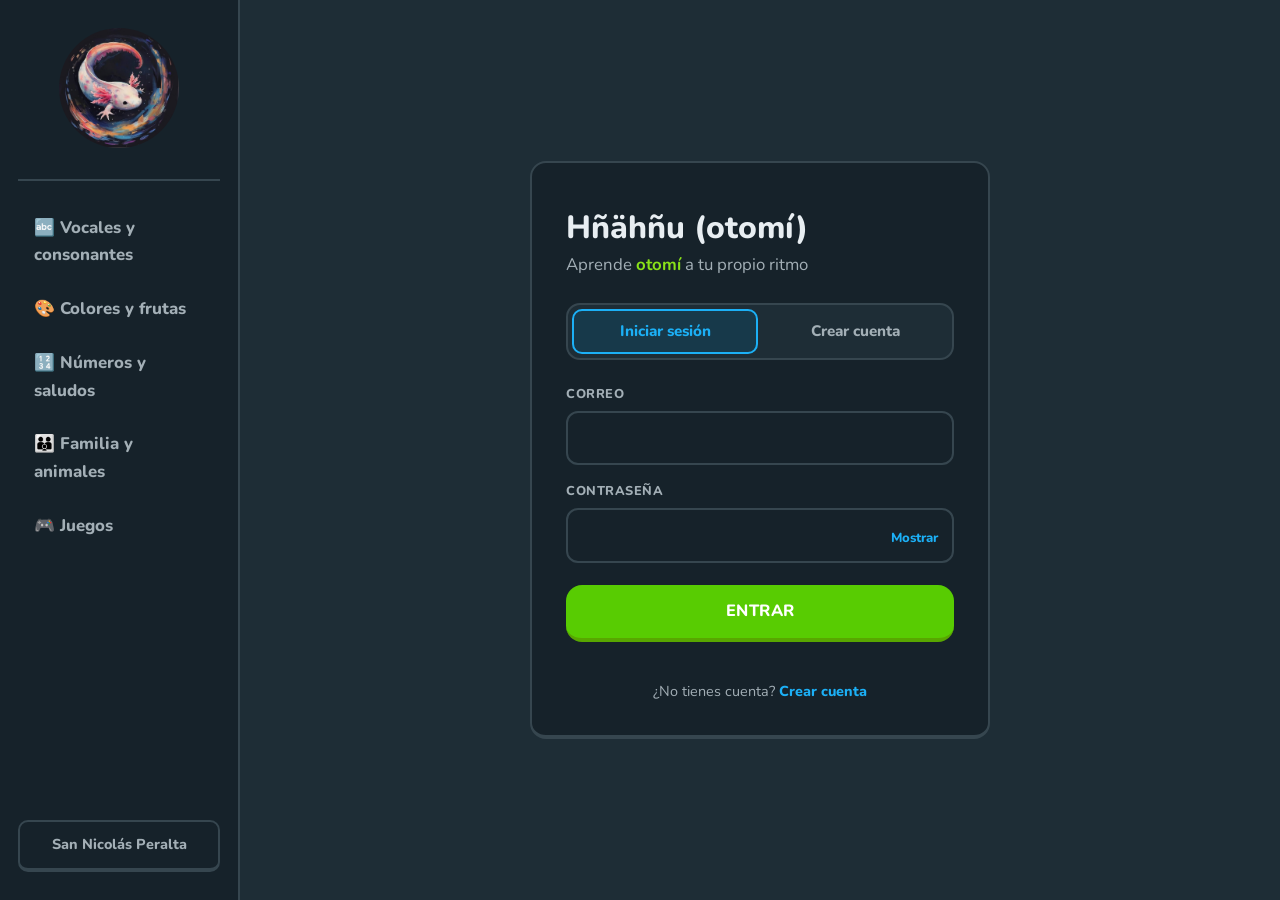
<file: public/index.html>
<!DOCTYPE html>
<html lang="es">

<head>
    <meta charset="UTF-8">
    <meta name="viewport" content="width=device-width, initial-scale=1.0">
    <title>Hñähñu — Entrar o crear cuenta</title>
    <style>
        /* Mismo diseño que inicio.html y las lecciones: blanco, verde #58cc02, azul #1cb0f6, Nunito */
        @import url("https://fonts.googleapis.com/css2?family=Nunito:wght@400;600;700;800&display=swap");

        :root {
            --tinta: #e8eef2;
            --tinta-suave: #17394a;
            --lago: #1cb0f6;
            --lago-oscuro: #1899d6;
            --verde: #58cc02;
            --verde-oscuro: #58a700;
            --cempasuchil: #58cc02;
            --fondo: #1e2d36;
            --superficie: #16222a;
            --texto: #e8eef2;
            --texto-suave: #a3afb6;
            --linea: #36464f;
            --error: #ff4b4b;
            --radio: 16px;
            --ancho-menu: 240px;
            --sombra: none;
            --sombra-alta: none;
        }

        *, *::before, *::after { box-sizing: border-box; }
        :root { color-scheme: dark; }

        body {
            background: #16222a;
            margin: 0;
            font-family: "Nunito", "Segoe UI", system-ui, sans-serif;
            font-size: 1.05rem;
            line-height: 1.65;
            color: var(--texto);
            background: var(--fondo);
        }

        /* ---------- Panel lateral (igual al menú del index) ---------- */
        .sidebar1 {
            position: fixed;
            inset: 0 auto 0 0;
            width: var(--ancho-menu);
            display: flex;
            flex-direction: column;
            padding: 28px 18px;
            background: #16222a;
            color: var(--texto);
            border-right: 2px solid var(--linea);
            z-index: 20;
        }

        .logo {
            text-align: center;
            padding-bottom: 22px;
            margin-bottom: 22px;
            border-bottom: 2px solid var(--linea);
        }

        .logo img { max-width: 120px; height: auto; border-radius: 100px; }

        .sidebar1 ul { list-style: none; margin: 0; padding: 0; display: flex; flex-direction: column; gap: 4px; flex: 1; }

        .sidebar1 li {
            padding: 11px 16px;
            border-radius: 10px;
            color: var(--texto-suave);
            font-weight: 800;
        }

        .sidebar1 li:last-child {
            margin-top: auto;
            border: 2px solid var(--linea);
            border-bottom-width: 4px;
            text-align: center;
            font-size: .9rem;
        }

        /* ---------- Contenido ---------- */
        .main-content {
            margin-left: var(--ancho-menu);
            min-height: 100vh;
            display: flex;
            align-items: center;
            justify-content: center;
            padding: 32px 20px;
        }

        .marco {
            width: 100%;
            max-width: 460px;
            background: var(--superficie);
            border-radius: var(--radio);
            border: 2px solid var(--linea);
            border-bottom-width: 4px;
            padding: 40px 34px 32px;
            position: relative;
            overflow: hidden;
        }

        h1 {
            font-size: 2rem;
            font-weight: 800;
            line-height: 1.2;
            margin: 6px 0 4px;
            color: var(--tinta);
        }

        .subtitulo { color: var(--texto-suave); margin: 0 0 24px; }
        .subtitulo strong { color: #89e219; }

        /* Pestañas */
        .pestanas {
            display: flex;
            gap: 4px;
            padding: 4px;
            margin-bottom: 24px;
            background: var(--fondo);
            border: 2px solid var(--linea);
            border-radius: 14px;
        }

        .pestana {
            flex: 1;
            border: none;
            background: none;
            padding: 10px 0;
            border-radius: 10px;
            font: inherit;
            font-weight: 800;
            font-size: .95rem;
            color: var(--texto-suave);
            cursor: pointer;
            transition: background .2s, color .2s;
        }

        .pestana:hover { color: var(--tinta); }
        .pestana.activa { background: #17394a; color: var(--lago); box-shadow: inset 0 0 0 2px var(--lago); }

        form { display: none; flex-direction: column; gap: 16px; }
        form.activo { display: flex; }

        label {
            display: flex;
            flex-direction: column;
            gap: 6px;
            font-size: .8rem;
            font-weight: 800;
            letter-spacing: .04em;
            text-transform: uppercase;
            color: var(--texto-suave);
        }

        input, select {
            font: inherit;
            font-size: 1rem;
            font-weight: 600;
            text-transform: none;
            letter-spacing: 0;
            padding: 12px 14px;
            border: 2px solid var(--linea);
            border-radius: 12px;
            background: #16222a;
            color: var(--texto);
            transition: border-color .2s, box-shadow .2s;
            width: 100%;
        }

        input:focus, select:focus {
            outline: none;
            border-color: var(--lago);
            box-shadow: 0 0 0 4px rgba(28, 176, 246, .18);
        }

        .campo-clave { position: relative; }
        .campo-clave input { padding-right: 78px; }
        .ver {
            position: absolute;
            right: 8px; bottom: 7px;
            border: none; background: none;
            font: inherit; font-size: .82rem; font-weight: 800;
            color: var(--lago); cursor: pointer; padding: 6px 8px;
        }

        .dos { display: grid; grid-template-columns: 1fr 1fr; gap: 14px; }

        button.enviar {
            margin-top: 6px;
            background: var(--verde);
            color: #fff;
            border: none;
            border-bottom: 4px solid var(--verde-oscuro);
            border-radius: 16px;
            padding: 13px;
            font: inherit;
            font-weight: 800;
            font-size: 1.02rem;
            letter-spacing: .5px;
            text-transform: uppercase;
            cursor: pointer;
        }

        button.enviar:active { transform: translateY(2px); border-bottom-width: 2px; }
        button.enviar:disabled { background: #36464f; border-bottom-color: #aaa; color: #7d8a91; cursor: not-allowed; transform: none; }

        .mensaje { margin-top: 18px; padding: 12px 14px; border-radius: 10px; font-size: .95rem; font-weight: 600; display: none; }
        .mensaje.mostrar { display: block; }
        .mensaje.exito { background: #1e3b14; color: #89e219; border: 2px solid #58cc02; }
        .mensaje.error { background: #40201f; color: #ff4b4b; border: 2px solid #ff4b4b; }

        .pie { margin: 22px 0 0; text-align: center; font-size: .9rem; color: var(--texto-suave); }
        .pie a { color: var(--lago); font-weight: 800; text-decoration: none; }
        .pie a:hover { text-decoration: underline; }

        /* ---------- Pantallas pequeñas: el menú pasa arriba ---------- */
        @media (max-width: 820px) {
            .sidebar1 { position: static; width: auto; flex-direction: row; align-items: center; padding: 12px 18px; gap: 14px; }
            .logo { padding: 0; margin: 0; border: 0; }
            .logo img { max-width: 52px; }
            .sidebar1 ul { display: none; }
            .sidebar1::after { content: 'Hñähñu · Aprende otomí'; font-weight: 800; }
            .main-content { margin-left: 0; min-height: auto; align-items: flex-start; padding: 22px 14px; }
            .marco { padding: 34px 20px 26px; }
            .dos { grid-template-columns: 1fr; }
        }
        @media (max-width: 420px) { .marco { padding: 28px 16px 22px } h1 { font-size: 1.7rem } .main-content { padding: 14px 10px } }
    </style>
</head>

<body>
    <nav class="sidebar1">
        <div class="logo"><img src="../img/logo.png" alt="Logo Hñähñu"></div>
        <ul>
            <li>🔤 Vocales y consonantes</li>
            <li>🎨 Colores y frutas</li>
            <li>🔢 Números y saludos</li>
            <li>👪 Familia y animales</li>
            <li>🎮 Juegos</li>
            <li>San Nicolás Peralta</li>
        </ul>
    </nav>

    <main class="main-content">
        <div class="marco">
            <h1>Hñähñu (otomí)</h1>
            <p class="subtitulo">Aprende <strong>otomí</strong> a tu propio ritmo</p>

            <div class="pestanas">
                <button class="pestana activa" data-form="form-login" type="button">Iniciar sesión</button>
                <button class="pestana" data-form="form-registro" type="button">Crear cuenta</button>
            </div>

            <form id="form-login" class="activo">
                <label>Correo
                    <input type="email" name="correo" autocomplete="email" required>
                </label>
                <label>Contraseña
                    <span class="campo-clave">
                        <input type="password" name="contrasena" autocomplete="current-password" required>
                        <button type="button" class="ver">Mostrar</button>
                    </span>
                </label>
                <button type="submit" class="enviar">Entrar</button>
                <p class="pie">¿No tienes cuenta? <a href="#" data-ir="form-registro">Crear cuenta</a></p>
            </form>

            <form id="form-registro">
                <label>Nombre
                    <input type="text" name="nombre" maxlength="60" autocomplete="name" required>
                </label>
                <label>Correo
                    <input type="email" name="correo" maxlength="100" autocomplete="email" required>
                </label>
                <label>Contraseña
                    <span class="campo-clave">
                        <input type="password" name="contrasena" minlength="6" autocomplete="new-password" required>
                        <button type="button" class="ver">Mostrar</button>
                    </span>
                </label>
                <div class="dos">
                    <label>Fecha de nacimiento
                        <input type="date" name="fecha_nac" id="fecha_nac" required>
                    </label>
                    <label>País
                        <select name="pais" autocomplete="country-name" required>
                        <option value="Afganistán">Afganistán</option>
                        <option value="Albania">Albania</option>
                        <option value="Alemania">Alemania</option>
                        <option value="Andorra">Andorra</option>
                        <option value="Angola">Angola</option>
                        <option value="Antigua y Barbuda">Antigua y Barbuda</option>
                        <option value="Arabia Saudita">Arabia Saudita</option>
                        <option value="Argelia">Argelia</option>
                        <option value="Argentina">Argentina</option>
                        <option value="Armenia">Armenia</option>
                        <option value="Australia">Australia</option>
                        <option value="Austria">Austria</option>
                        <option value="Azerbaiyán">Azerbaiyán</option>
                        <option value="Bahamas">Bahamas</option>
                        <option value="Bangladés">Bangladés</option>
                        <option value="Barbados">Barbados</option>
                        <option value="Baréin">Baréin</option>
                        <option value="Bélgica">Bélgica</option>
                        <option value="Belice">Belice</option>
                        <option value="Benín">Benín</option>
                        <option value="Bielorrusia">Bielorrusia</option>
                        <option value="Birmania">Birmania</option>
                        <option value="Bolivia">Bolivia</option>
                        <option value="Bosnia y Herzegovina">Bosnia y Herzegovina</option>
                        <option value="Botsuana">Botsuana</option>
                        <option value="Brasil">Brasil</option>
                        <option value="Brunéi">Brunéi</option>
                        <option value="Bulgaria">Bulgaria</option>
                        <option value="Burkina Faso">Burkina Faso</option>
                        <option value="Burundi">Burundi</option>
                        <option value="Bután">Bután</option>
                        <option value="Cabo Verde">Cabo Verde</option>
                        <option value="Camboya">Camboya</option>
                        <option value="Camerún">Camerún</option>
                        <option value="Canadá">Canadá</option>
                        <option value="Catar">Catar</option>
                        <option value="Chad">Chad</option>
                        <option value="Chequia">Chequia</option>
                        <option value="Chile">Chile</option>
                        <option value="China">China</option>
                        <option value="Chipre">Chipre</option>
                        <option value="Ciudad del Vaticano">Ciudad del Vaticano</option>
                        <option value="Colombia">Colombia</option>
                        <option value="Comoras">Comoras</option>
                        <option value="Corea del Norte">Corea del Norte</option>
                        <option value="Corea del Sur">Corea del Sur</option>
                        <option value="Costa de Marfil">Costa de Marfil</option>
                        <option value="Costa Rica">Costa Rica</option>
                        <option value="Croacia">Croacia</option>
                        <option value="Cuba">Cuba</option>
                        <option value="Dinamarca">Dinamarca</option>
                        <option value="Dominica">Dominica</option>
                        <option value="Ecuador">Ecuador</option>
                        <option value="Egipto">Egipto</option>
                        <option value="El Salvador">El Salvador</option>
                        <option value="Emiratos Árabes">Emiratos Árabes</option>
                        <option value="Eritrea">Eritrea</option>
                        <option value="Eslovaquia">Eslovaquia</option>
                        <option value="Eslovenia">Eslovenia</option>
                        <option value="España">España</option>
                        <option value="Estados Unidos">Estados Unidos</option>
                        <option value="Estonia">Estonia</option>
                        <option value="Esuatini">Esuatini</option>
                        <option value="Etiopía">Etiopía</option>
                        <option value="Filipinas">Filipinas</option>
                        <option value="Finlandia">Finlandia</option>
                        <option value="Fiyi">Fiyi</option>
                        <option value="Francia">Francia</option>
                        <option value="Gabón">Gabón</option>
                        <option value="Gambia">Gambia</option>
                        <option value="Georgia">Georgia</option>
                        <option value="Ghana">Ghana</option>
                        <option value="Granada">Granada</option>
                        <option value="Grecia">Grecia</option>
                        <option value="Guatemala">Guatemala</option>
                        <option value="Guinea">Guinea</option>
                        <option value="Guinea Ecuatorial">Guinea Ecuatorial</option>
                        <option value="Guinea-Bisáu">Guinea-Bisáu</option>
                        <option value="Guyana">Guyana</option>
                        <option value="Haití">Haití</option>
                        <option value="Honduras">Honduras</option>
                        <option value="Hungría">Hungría</option>
                        <option value="India">India</option>
                        <option value="Indonesia">Indonesia</option>
                        <option value="Irak">Irak</option>
                        <option value="Irán">Irán</option>
                        <option value="Irlanda">Irlanda</option>
                        <option value="Islandia">Islandia</option>
                        <option value="Islas Marshall">Islas Marshall</option>
                        <option value="Islas Salomón">Islas Salomón</option>
                        <option value="Israel">Israel</option>
                        <option value="Italia">Italia</option>
                        <option value="Jamaica">Jamaica</option>
                        <option value="Japón">Japón</option>
                        <option value="Jordania">Jordania</option>
                        <option value="Kazajistán">Kazajistán</option>
                        <option value="Kenia">Kenia</option>
                        <option value="Kirguistán">Kirguistán</option>
                        <option value="Kiribati">Kiribati</option>
                        <option value="Kosovo">Kosovo</option>
                        <option value="Kuwait">Kuwait</option>
                        <option value="Laos">Laos</option>
                        <option value="Lesoto">Lesoto</option>
                        <option value="Letonia">Letonia</option>
                        <option value="Líbano">Líbano</option>
                        <option value="Liberia">Liberia</option>
                        <option value="Libia">Libia</option>
                        <option value="Liechtenstein">Liechtenstein</option>
                        <option value="Lituania">Lituania</option>
                        <option value="Luxemburgo">Luxemburgo</option>
                        <option value="Macedonia del Norte">Macedonia del Norte</option>
                        <option value="Madagascar">Madagascar</option>
                        <option value="Malasia">Malasia</option>
                        <option value="Malaui">Malaui</option>
                        <option value="Maldivas">Maldivas</option>
                        <option value="Malí">Malí</option>
                        <option value="Malta">Malta</option>
                        <option value="Marruecos">Marruecos</option>
                        <option value="Mauricio">Mauricio</option>
                        <option value="Mauritania">Mauritania</option>
                        <option value="México" selected>México</option>
                        <option value="Micronesia">Micronesia</option>
                        <option value="Moldavia">Moldavia</option>
                        <option value="Mónaco">Mónaco</option>
                        <option value="Mongolia">Mongolia</option>
                        <option value="Montenegro">Montenegro</option>
                        <option value="Mozambique">Mozambique</option>
                        <option value="Namibia">Namibia</option>
                        <option value="Nauru">Nauru</option>
                        <option value="Nepal">Nepal</option>
                        <option value="Nicaragua">Nicaragua</option>
                        <option value="Níger">Níger</option>
                        <option value="Nigeria">Nigeria</option>
                        <option value="Noruega">Noruega</option>
                        <option value="Nueva Zelanda">Nueva Zelanda</option>
                        <option value="Omán">Omán</option>
                        <option value="Países Bajos">Países Bajos</option>
                        <option value="Pakistán">Pakistán</option>
                        <option value="Palaos">Palaos</option>
                        <option value="Palestina">Palestina</option>
                        <option value="Panamá">Panamá</option>
                        <option value="Papúa Nueva Guinea">Papúa Nueva Guinea</option>
                        <option value="Paraguay">Paraguay</option>
                        <option value="Perú">Perú</option>
                        <option value="Polonia">Polonia</option>
                        <option value="Portugal">Portugal</option>
                        <option value="RD del Congo">RD del Congo</option>
                        <option value="Reino Unido">Reino Unido</option>
                        <option value="Rep. Centroafricana">Rep. Centroafricana</option>
                        <option value="República del Congo">República del Congo</option>
                        <option value="República Dominicana">República Dominicana</option>
                        <option value="Ruanda">Ruanda</option>
                        <option value="Rumanía">Rumanía</option>
                        <option value="Rusia">Rusia</option>
                        <option value="Samoa">Samoa</option>
                        <option value="San Cristóbal-Nieves">San Cristóbal-Nieves</option>
                        <option value="San Marino">San Marino</option>
                        <option value="San Vicente-Granad.">San Vicente-Granad.</option>
                        <option value="Santa Lucía">Santa Lucía</option>
                        <option value="Sao Tomé y Príncipe">Sao Tomé y Príncipe</option>
                        <option value="Senegal">Senegal</option>
                        <option value="Serbia">Serbia</option>
                        <option value="Seychelles">Seychelles</option>
                        <option value="Sierra Leona">Sierra Leona</option>
                        <option value="Singapur">Singapur</option>
                        <option value="Siria">Siria</option>
                        <option value="Somalia">Somalia</option>
                        <option value="Sri Lanka">Sri Lanka</option>
                        <option value="Sudáfrica">Sudáfrica</option>
                        <option value="Sudán">Sudán</option>
                        <option value="Sudán del Sur">Sudán del Sur</option>
                        <option value="Suecia">Suecia</option>
                        <option value="Suiza">Suiza</option>
                        <option value="Surinam">Surinam</option>
                        <option value="Tailandia">Tailandia</option>
                        <option value="Taiwán">Taiwán</option>
                        <option value="Tanzania">Tanzania</option>
                        <option value="Tayikistán">Tayikistán</option>
                        <option value="Timor Oriental">Timor Oriental</option>
                        <option value="Togo">Togo</option>
                        <option value="Tonga">Tonga</option>
                        <option value="Trinidad y Tobago">Trinidad y Tobago</option>
                        <option value="Túnez">Túnez</option>
                        <option value="Turkmenistán">Turkmenistán</option>
                        <option value="Turquía">Turquía</option>
                        <option value="Tuvalu">Tuvalu</option>
                        <option value="Ucrania">Ucrania</option>
                        <option value="Uganda">Uganda</option>
                        <option value="Uruguay">Uruguay</option>
                        <option value="Uzbekistán">Uzbekistán</option>
                        <option value="Vanuatu">Vanuatu</option>
                        <option value="Venezuela">Venezuela</option>
                        <option value="Vietnam">Vietnam</option>
                        <option value="Yemen">Yemen</option>
                        <option value="Yibuti">Yibuti</option>
                        <option value="Zambia">Zambia</option>
                        <option value="Zimbabue">Zimbabue</option>
                        <option value="Otro">Otro</option>
                    </select>
                    </label>
                </div>
                <button type="submit" class="enviar">Crear cuenta</button>
                <p class="pie">¿Ya tienes cuenta? <a href="#" data-ir="form-login">Iniciar sesión</a></p>
            </form>

            <div id="mensaje" class="mensaje" role="status"></div>
        </div>
    </main>

    <script>
        const pestanas = document.querySelectorAll('.pestana');
        const formularios = document.querySelectorAll('form');
        const mensaje = document.getElementById('mensaje');

        function mostrarFormulario(id) {
            pestanas.forEach(b => b.classList.toggle('activa', b.dataset.form === id));
            formularios.forEach(f => f.classList.toggle('activo', f.id === id));
            ocultarMensaje();
        }
        pestanas.forEach(btn => btn.addEventListener('click', () => mostrarFormulario(btn.dataset.form)));
        document.querySelectorAll('[data-ir]').forEach(a => a.addEventListener('click', e => { e.preventDefault(); mostrarFormulario(a.dataset.ir); }));

        // Botones "Mostrar / Ocultar" contraseña
        document.querySelectorAll('.ver').forEach(b => b.addEventListener('click', () => {
            const input = b.previousElementSibling;
            const oculto = input.type === 'password';
            input.type = oculto ? 'text' : 'password';
            b.textContent = oculto ? 'Ocultar' : 'Mostrar';
        }));

        function mostrarMensaje(texto, tipo) { mensaje.textContent = texto; mensaje.className = 'mensaje mostrar ' + tipo; }
        function ocultarMensaje() { mensaje.className = 'mensaje'; }

        async function enviarFormulario(url, datos) {
            const respuesta = await fetch(url, {
                method: 'POST',
                credentials: 'same-origin',
                headers: { 'Content-Type': 'application/json' },
                body: JSON.stringify(datos)
            });
            const texto = await respuesta.text();
            let cuerpo;
            try { cuerpo = JSON.parse(texto); }
            catch (e) {
                console.error('Respuesta del servidor:', texto);
                throw new Error('El servidor no respondió como se esperaba. ¿Abriste la página desde http://localhost/ (XAMPP) y no como archivo?');
            }
            return { ok: respuesta.ok, cuerpo };
        }

        // Fecha de nacimiento: solo se aceptan personas de 10 años o más (y no mayores de 120)
        const EDAD_MINIMA = 10, EDAD_MAXIMA = 120;
        const campoFecha = document.getElementById('fecha_nac');
        function fechaIso(d) {
            return d.getFullYear() + '-' + String(d.getMonth() + 1).padStart(2, '0') + '-' + String(d.getDate()).padStart(2, '0');
        }
        (function () {
            const hoy = new Date();
            campoFecha.max = fechaIso(new Date(hoy.getFullYear() - EDAD_MINIMA, hoy.getMonth(), hoy.getDate()));
            campoFecha.min = fechaIso(new Date(hoy.getFullYear() - EDAD_MAXIMA, hoy.getMonth(), hoy.getDate()));
        })();
        campoFecha.addEventListener('input', () => {
            const v = campoFecha.value;
            if (!v) { campoFecha.setCustomValidity(''); return; }
            if (v > campoFecha.max) campoFecha.setCustomValidity('Debes tener al menos ' + EDAD_MINIMA + ' años para registrarte.');
            else if (v < campoFecha.min) campoFecha.setCustomValidity('Escribe una fecha de nacimiento válida.');
            else campoFecha.setCustomValidity('');
        });

        async function manejar(e, url, textoExito) {
            e.preventDefault();
            const boton = e.target.querySelector('button.enviar');
            boton.disabled = true;
            const datos = Object.fromEntries(new FormData(e.target));
            try {
                const { ok, cuerpo } = await enviarFormulario(url, datos);
                if (ok && cuerpo.exito) {
                    mostrarMensaje(textoExito(cuerpo), 'exito');
                    setTimeout(() => { window.location.href = 'inicio.html'; }, 900);
                    return;
                }
                mostrarMensaje(cuerpo.mensaje || 'Ocurrió un error', 'error');
            } catch (err) {
                console.error(err);
                mostrarMensaje(err.message, 'error');
            }
            boton.disabled = false;
        }

        document.getElementById('form-login').addEventListener('submit', e => manejar(e, '../api/login.php', c => c.mensaje || 'Inicio de sesión exitoso'));
        document.getElementById('form-registro').addEventListener('submit', e => manejar(e, '../api/registro.php', c => '¡Cuenta creada! Bienvenido, ' + c.usuario.nombre));
    </script>
</body>

</html>
</file>
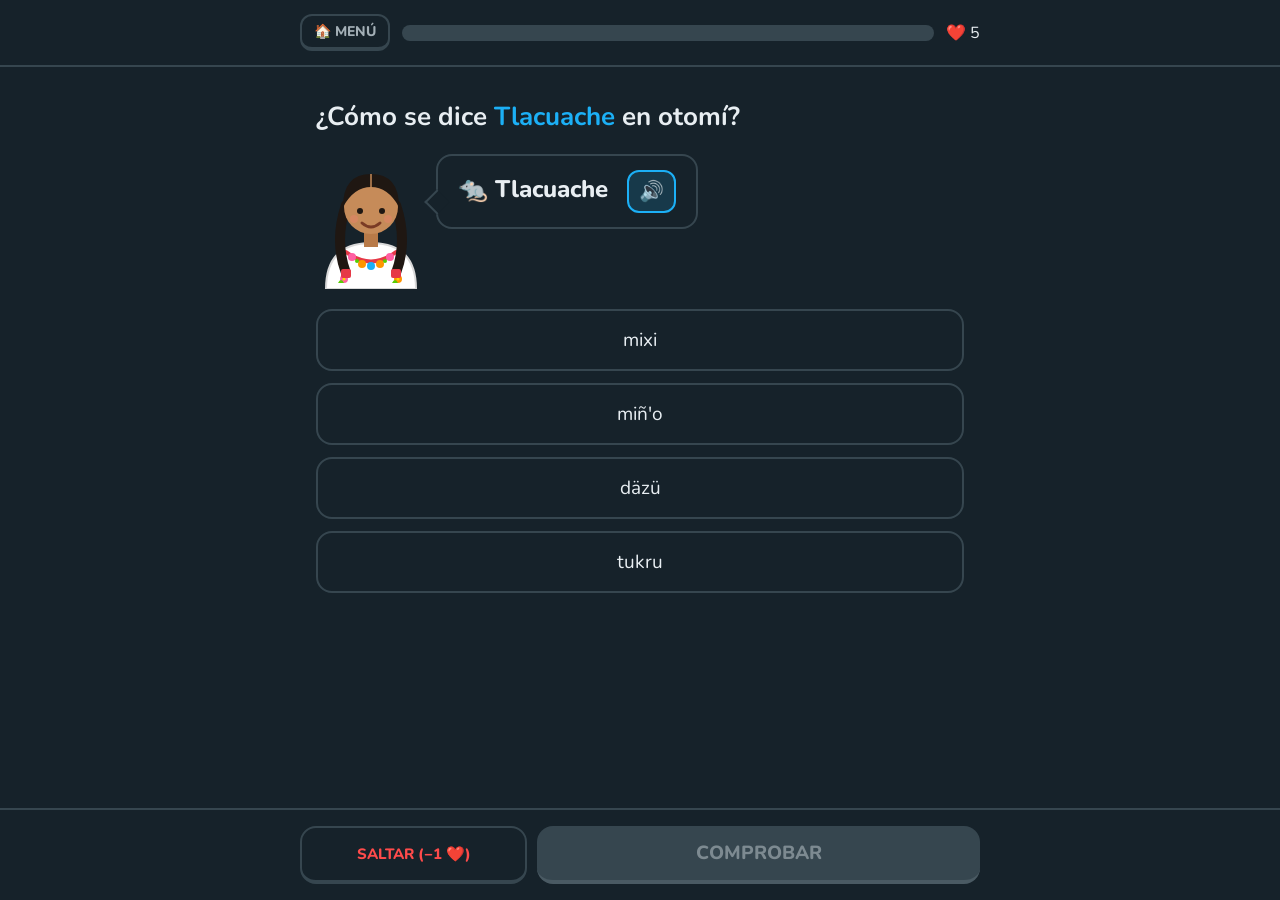
<file: public/animales.html>
<!DOCTYPE html>
<html lang="es">

<head>
    <meta charset="UTF-8">
    <meta name="viewport" content="width=device-width, initial-scale=1.0">
    <title>Duolingo Otomí - Animales</title>
    <link href="https://fonts.googleapis.com/css2?family=Nunito:wght@800&display=swap" rel="stylesheet">
    <link rel="stylesheet" href="estilo1.css">
</head>

<body>
    <div class="top">
        <button class="menu-btn" onclick="location.href='men_lecc.html'" aria-label="Volver al menú">🏠 MENÚ</button>
        <div class="progress">
            <div class="fill" id="fill"></div>
        </div>
        <div>❤️ <span id="lives">5</span></div>
    </div>
    <div class="wrap" id="app"></div>
    <div class="btn"><button id="skip">SALTAR (−1 ❤️)</button><button id="check" disabled>COMPROBAR</button></div>

    <script>const CATEGORIA = 'animales';</script>
    <script src="vocab.js"></script>
    <script src="comun.js"></script>
    <script src="progreso.js"></script>
    <script src="leccion.js"></script>
</body>

</html>
</file>
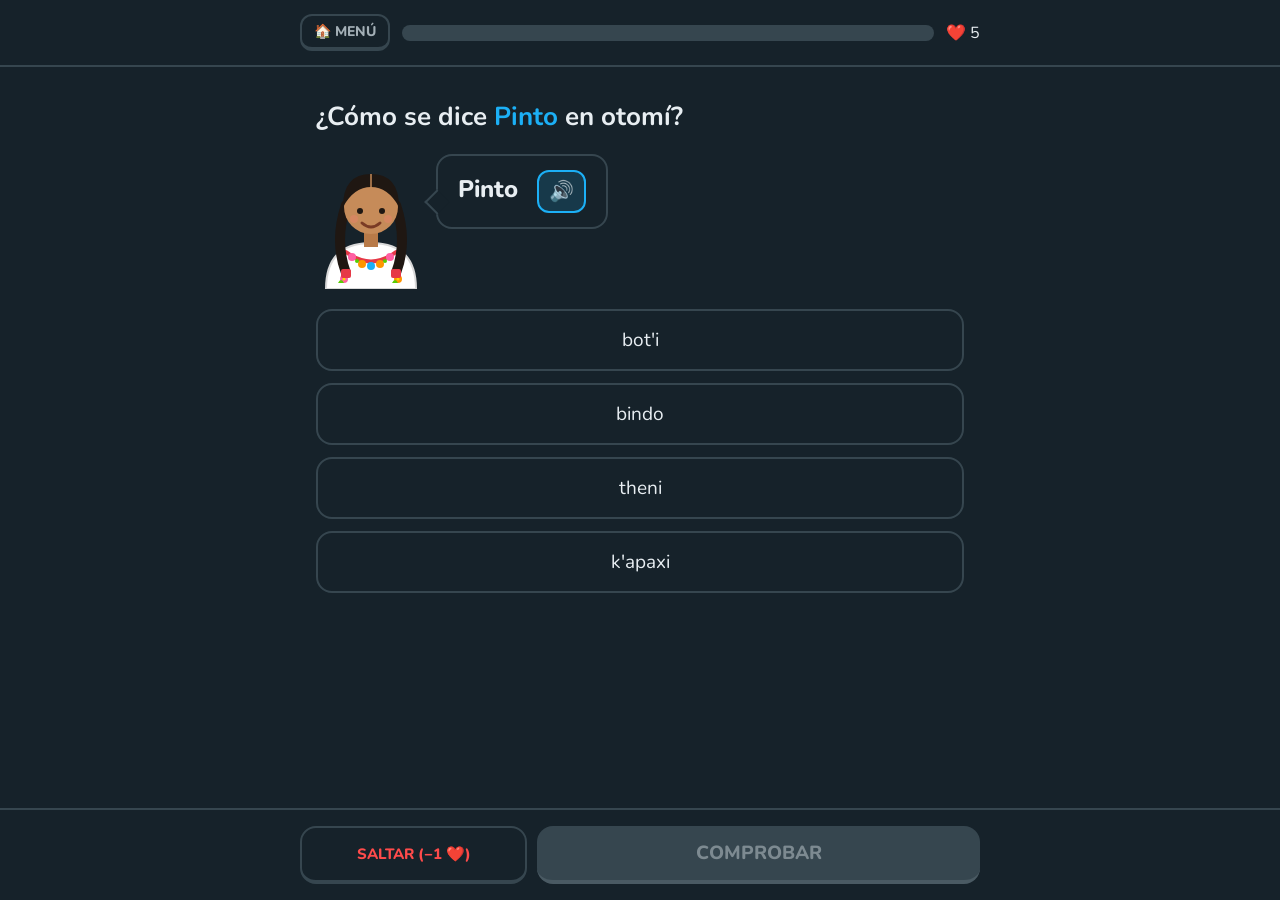
<file: public/colores.html>
<!DOCTYPE html>
<html lang="es">

<head>
    <meta charset="UTF-8">
    <meta name="viewport" content="width=device-width, initial-scale=1.0">
    <title>Duolingo Otomí - Colores</title>
    <link href="https://fonts.googleapis.com/css2?family=Nunito:wght@800&display=swap" rel="stylesheet">
    <link rel="stylesheet" href="estilo1.css">

</head>

<body>
    <div class="top">
        <!-- NUEVO: regresar al menú -->
        <button class="menu-btn" onclick="location.href='men_lecc.html'" aria-label="Volver al menú">🏠 MENÚ</button>
        <div class="progress">
            <div class="fill" id="fill"></div>
        </div>
        <div>❤️ <span id="lives">5</span></div>
    </div>
    <div class="wrap" id="app"></div>
    <!-- NUEVO: botón SALTAR junto a COMPROBAR -->
    <div class="btn"><button id="skip">SALTAR (−1 ❤️)</button><button id="check" disabled>COMPROBAR</button></div>

    <script src="progreso.js"></script>
    <script>
        const VOCAB = [
            { es: 'Morado', ot: ['kjuföi'], audio: 'kjuföi' }, { es: 'Verde', ot: ["k'apaxi", 'paxi'], audio: "k'apaxi" },
            { es: 'Café', ot: ['boxo'], audio: 'boxo' }, { es: 'Blanco', ot: ["t'axi"], audio: "t'axi" },
            { es: 'Gris', ot: ['gospi', 'mospi'], audio: 'gospi' }, { es: 'Pinto', ot: ['bindo'], audio: 'bindo' },
            { es: 'Amarillo', ot: ["k'axti"], audio: "k'axti" }, { es: 'Azul', ot: ["k'angi"], audio: "k'angi" },
            { es: 'Rosa', ot: ['roxa'], audio: 'rojcha' }, { es: 'Naranja', ot: ['naranxa'], audio: 'naranxa' },
            { es: 'Negro', ot: ["bot'i"], audio: "bot'i" }, { es: 'Rojo', ot: ['theni', 'thengi'], audio: 'theni' }
        ];
        const MASCOT_IMG = '../img/f.png'
        const FRASES = ['¡Muy bien!', '¡Excelente!', '¡Lo lograste!', '¡Increíble!', '¡Perfecto!', '¡Sigue así!', '¡Eres un crack!', '¡Qué bárbaro!', '¡Fantástico!', '¡Dá ra ma ts’ïnt’ï! 🌟'];
        const FRASES_FINAL = ['¡Felicidades!', '¡Eres increíble!', '¡Lección completada!'];
        const COLORES_CONFETI = ['#58cc02', '#1cb0f6', '#ffc800', '#ff4b4b', '#ce82ff', '#ff9600'];

        // Devuelve el HTML de la muñeca (la imagen de MASCOT_IMG).
        function mascotHTML() {
            return `<div class="cele-mascot"><img src="${MASCOT_IMG}" alt="¡Felicidades!"></div>`;
        }

        // Crea n piezas de confeti con posición, color, duración y retraso al azar.
        // Cada pieza se elimina del DOM a los 3.6 s para no acumular elementos.
        function confetti(n = 30) {
            for (let i = 0; i < n; i++) {
                const c = document.createElement('div');
                c.className = 'cele-confetti';
                c.style.left = Math.random() * 100 + 'vw';
                c.style.background = COLORES_CONFETI[Math.floor(Math.random() * COLORES_CONFETI.length)];
                c.style.animationDuration = (1.5 + Math.random() * 1.5) + 's';
                c.style.animationDelay = (Math.random() * .4) + 's';
                document.body.appendChild(c);
                setTimeout(() => c.remove(), 3600);
            }
        }

        // Se llama al contestar BIEN: muestra la muñeca con una frase al azar en el centro,
        // lanza 24 piezas de confeti y se quita sola a los 1.25 s.
        function celebrate() {
            const frase = FRASES[Math.floor(Math.random() * FRASES.length)];
            const el = document.createElement('div');
            el.className = 'cele-box';
            el.innerHTML = mascotHTML() + `<div class="cele-bubble">${frase}</div>`;
            document.body.appendChild(el);
            confetti(24);
            setTimeout(() => el.remove(), 1250);
        }

        // Se llama al TERMINAR la lección: muñeca bailando, frase final y botones.
        function finaleAnimation() {
            // Guarda XP, racha y lección completada en la base de datos (10 XP por pregunta)
            // (el guardado se hace más abajo, cuando ya existe el aviso en pantalla)
            // NUEVO: marca la lección como completada para el menú (inicio.html)
            try {
                const d = JSON.parse(localStorage.getItem('otomi_done') || '[]');
                if (!d.includes('colores')) { d.push('colores'); localStorage.setItem('otomi_done', JSON.stringify(d)); }
            } catch (e) { }

            const app = document.getElementById('app');
            const titulo = app.innerHTML; // conserva el título original
            app.innerHTML = `<div class="cele-finale">${mascotHTML()}${titulo}
            <p>${FRASES_FINAL[Math.floor(Math.random() * FRASES_FINAL.length)]}</p>
            <p id="guardado" style="font-size:16px">Guardando tu progreso…</p>
            <button class="cele-restart" onclick="location.reload()">PRACTICAR DE NUEVO</button>
            <button class="cele-restart sec" onclick="location.href='men_lecc.html'">VOLVER AL MENÚ</button>
            <button class="cele-restart sec" onclick="location.href='Perfil.html'">VER MI PERFIL</button></div>`;
            guardarYMostrar('colores', puntos);   // suma el XP en la base de datos y lo muestra
            confetti(60);
            let rondas = 0;
            const t = setInterval(() => { confetti(35); if (++rondas >= 4) clearInterval(t); }, 900);
        }
        // ===================== FIN DE LA ANIMACIÓN ==================

        let lvl = 0, lives = 5, puntos = 0;   // puntos = XP ganado en esta lección
        let list = [...VOCAB].sort(() => Math.random() - .5).slice(0, 8);
        let currentAudio = null; // Para controlar el audio actual

        // Función que reproduce el audio de la lección actual
        function playColorAudio(nombreArchivo) {
            // Detener audio anterior si existe
            if (currentAudio) { currentAudio.pause(); currentAudio = null; }

            // Intenta reproducir archivo.ogg /.mp3
            const audio = new Audio(`audios/${nombreArchivo}.ogg`);
            currentAudio = audio;

            audio.play().catch(() => {
                // FALLBACK: Si falla, usa voz del navegador
                console.log('No se encontró audios/' + nombreArchivo + '.ogg, usando voz sintética');
                const msg = new SpeechSynthesisUtterance(nombreArchivo);
                msg.lang = 'es-MX';
                speechSynthesis.speak(msg);
            });

            // Si también falla el decode, intenta con.mp3
            audio.addEventListener('error', () => {
                const audioMp3 = new Audio(`audios/${nombreArchivo}.mp3`);
                audioMp3.play().catch(() => { });
            });
        }

        function render() {
            document.getElementById('fill').style.width = (lvl / list.length * 100) + '%';
            document.getElementById('lives').innerText = lives;

            if (lvl >= list.length) {
                document.getElementById('app').innerHTML = '<h1>¡Terminaste! 🎉<br>' + list.length + ' colores en otomí aprendidos</h1>';
                finaleAnimation();
                document.querySelector('.btn').style.display = 'none'; // oculta SALTAR y COMPROBAR
                return;
            }

            const v = list[lvl];
            document.getElementById('app').innerHTML = `
            <h1>¿Cómo se dice <span style="color:#1cb0f6">${v.es}</span> en otomí?</h1>
            <div class="scene">
                <svg class="person" viewBox="0 0 110 130" xmlns="http://www.w3.org/2000/svg" aria-label="Mujer otomí">
                    <!-- Blusa blanca bordada -->
                    <path d="M10 130 Q10 84 55 84 Q100 84 100 130 Z" fill="#fff" stroke="#d9d9d9" stroke-width="2"/>
                    <!-- Cuello -->
                    <rect x="48" y="70" width="14" height="18" fill="#b87a48"/>
                    <!-- Bordado del cuello (estilo tenango) -->
                    <path d="M30 93 Q55 112 80 93" stroke="#e63946" stroke-width="4" fill="none" stroke-linecap="round"/>
                    <circle cx="36" cy="98" r="4" fill="#ff5fa2"/><circle cx="46" cy="105" r="4" fill="#ff9600"/>
                    <circle cx="55" cy="107" r="4" fill="#1cb0f6"/><circle cx="64" cy="105" r="4" fill="#ff9600"/>
                    <circle cx="74" cy="98" r="4" fill="#ff5fa2"/>
                    <circle cx="41" cy="102" r="2" fill="#58cc02"/><circle cx="69" cy="102" r="2" fill="#58cc02"/>
                    <!-- Flores bordadas en la blusa -->
                    <circle cx="28" cy="120" r="4" fill="#ff5fa2"/><circle cx="28" cy="120" r="1.5" fill="#ffd900"/>
                    <path d="M22 124 Q25 118 28 124" fill="#58cc02"/>
                    <circle cx="82" cy="120" r="4" fill="#ff9600"/><circle cx="82" cy="120" r="1.5" fill="#ffd900"/>
                    <path d="M76 124 Q79 118 82 124" fill="#58cc02"/>
                    <!-- Trenzas -->
                    <path d="M30 46 Q18 82 30 114" stroke="#1f1712" stroke-width="10" fill="none" stroke-linecap="round"/>
                    <path d="M80 46 Q92 82 80 114" stroke="#1f1712" stroke-width="10" fill="none" stroke-linecap="round"/>
                    <rect x="25" y="110" width="10" height="9" rx="2" fill="#e63946"/>
                    <rect x="75" y="110" width="10" height="9" rx="2" fill="#e63946"/>
                    <!-- Rostro -->
                    <circle cx="55" cy="48" r="27" fill="#c68b59"/>
                    <!-- Cabello con raya al centro -->
                    <path d="M27 48 Q27 15 55 15 Q83 15 83 48 Q72 28 55 28 Q38 28 27 48 Z" fill="#1f1712"/>
                    <path d="M55 15 L55 28" stroke="#c68b59" stroke-width="1.5"/>
                    <!-- Rasgos -->
                    <circle cx="44" cy="52" r="3" fill="#1f1712"/><circle cx="66" cy="52" r="3" fill="#1f1712"/>
                    <circle cx="38" cy="60" r="4" fill="#e8836b" opacity=".45"/><circle cx="72" cy="60" r="4" fill="#e8836b" opacity=".45"/>
                    <path d="M46 64 Q55 72 64 64" stroke="#7a3b25" stroke-width="3" fill="none" stroke-linecap="round"/>
                </svg>
                <div class="bubble">${v.es} <button class="audio-btn" id="playAudio" aria-label="Escuchar">🔊</button></div>
            </div>
            <div id="opts"></div>
        `;

            // Evento del botón de audio
            document.getElementById('playAudio').onclick = () => playColorAudio(v.audio);

            let opts = [v, ...VOCAB.filter(x => x.es != v.es).sort(() => Math.random() - .5).slice(0, 3)].sort(() => Math.random() - .5);
            document.getElementById('opts').innerHTML = opts.map(o => `<div class="card" data-v="${o.ot[0]}" data-audio="${o.audio}">${o.ot[0]}</div>`).join('');

            let sel = '';
            document.querySelectorAll('.card').forEach(c => c.onclick = () => {
                document.querySelectorAll('.card').forEach(x => x.classList.remove('sel'));
                c.classList.add('sel');
                sel = c.dataset.v;
                playColorAudio(c.dataset.audio); // reproduce el audio del botón seleccionado
                document.getElementById('check').disabled = false;
            });

            // NUEVO: SALTAR pregunta. Pierde una vida y la pregunta vuelve al final de la lista.
            // No se puede saltar la última pregunta pendiente.
            const skip = document.getElementById('skip');
            skip.disabled = lvl >= list.length - 1;
            skip.onclick = () => {
                const fb = document.createElement('div');
                fb.className = 'feedback bad';
                fb.innerText = 'Saltaste · Era: ' + v.ot[0] + ' · −1 ❤️';
                document.body.appendChild(fb);
                skip.disabled = true;
                document.getElementById('check').disabled = true;
                lives--;
                list.push(list.splice(lvl, 1)[0]);
                setTimeout(() => {
                    fb.remove();
                    if (lives <= 0) { alert('Sin vidas'); lives = 5; lvl = 0; puntos = 0 }
                    render();
                }, 1200);
            };

            document.getElementById('check').onclick = () => {
                let ok = v.ot.map(x => x.toLowerCase()).includes(sel.toLowerCase().trim());
                let fb = document.createElement('div');
                fb.className = 'feedback ' + (ok ? 'good' : 'bad');
                fb.innerText = ok ? '¡Bien! Es ' + v.ot[0] : 'Era: ' + v.ot[0];
                document.body.appendChild(fb);
                if (ok) playColorAudio(v.audio); // Reproduce cuando acierta
                if (ok) { celebrate(); puntos += 10; } // +10 XP por acierto; muñeca animada + frase + confeti al acertar
                setTimeout(() => {
                    fb.remove();
                    if (ok) { lvl++ } else { lives--; if (lives <= 0) { alert('Sin vidas'); lives = 5; lvl = 0; puntos = 0 } }
                    render();
                }, 1200);
                document.getElementById('check').disabled = true;
                skip.disabled = true;
            };
        }
        render();
    </script>
</body>

</html>
</file>
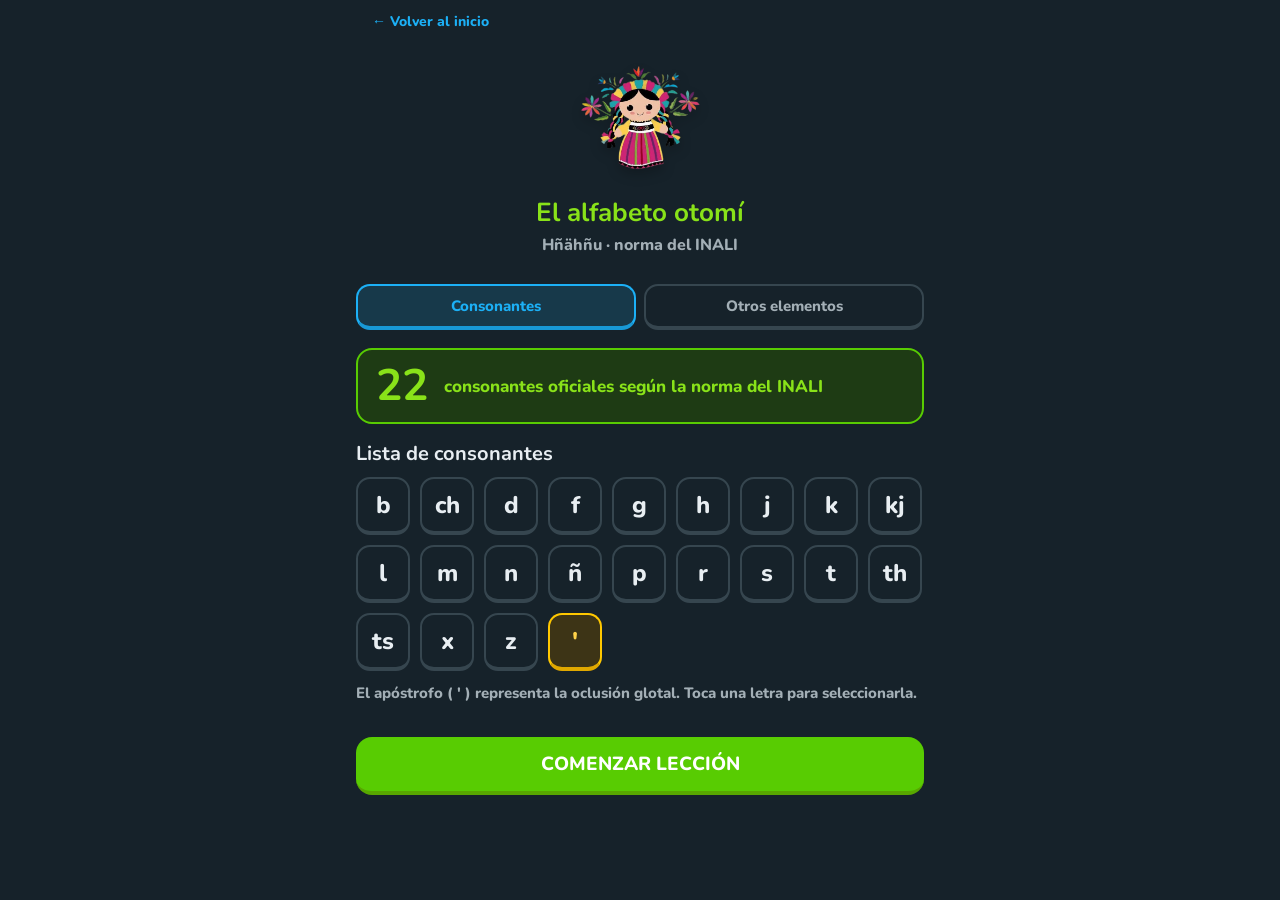
<file: public/cons.html>
<!DOCTYPE html>
<html lang="es">

<head>
    <meta charset="UTF-8">
    <meta name="viewport" content="width=device-width, initial-scale=1.0">
    <title>Duolingo Otomí - Alfabeto y consonantes</title>
    <link href="https://fonts.googleapis.com/css2?family=Nunito:wght@800&display=swap" rel="stylesheet">
    <link rel="stylesheet" href="estilo2.css">
</head>

<body>

    <!-- ===================== MENÚ INICIAL ===================== -->
    <div id="menu">
        <a class="back-btn" href="men_lecc.html">← Volver al inicio</a>
        <div class="menu-hero">
            <div class="cele-mascot"><img src="../img/f.png" alt="Mascota"></div>
            <h1>El alfabeto otomí</h1>
            <p>Hñähñu · norma del INALI</p>
        </div>

        <div class="tabs">
            <button class="tab active" data-p="p1">Consonantes</button>
            <button class="tab" data-p="p2">Otros elementos</button>
        </div>

        <!-- Panel 1: consonantes -->
        <div class="panel active" id="p1">
            <div class="stat"><b>22</b><span>consonantes oficiales según la norma del INALI</span></div>
            <h2 class="info-title">Lista de consonantes</h2>
            <div class="chips" id="chipsCons"></div>
            <p class="note">El apóstrofo ( ' ) representa la oclusión glotal. Toca una letra para seleccionarla.</p>
        </div>

        <!-- Panel 2: semiconsonantes y vocales -->
        <div class="panel" id="p2">
            <div class="group">
                <h3>Semiconsonantes <small>(2)</small></h3>
                <div class="chips" id="chipsSemi"></div>
            </div>
            <div class="group">
                <h3>Vocales <small>(14)</small></h3>
                <h3 style="margin-top:6px"><small>Orales (9)</small></h3>
                <div class="chips" id="chipsOrales"></div>
                <h3 style="margin-top:14px"><small>Nasales (5)</small></h3>
                <div class="chips" id="chipsNasales"></div>
            </div>
        </div>

        <div class="menu-start"><button class="big-btn" id="start">COMENZAR LECCIÓN</button></div>
    </div>

    <!-- ===================== LECCIÓN ===================== -->
    <div id="lesson" class="hidden">
        <div class="top">
            <button class="menu-btn" id="exit" aria-label="Volver al menú" >🏠 MENÚ</button>
            <div class="progress">
                <div class="fill" id="fill"></div>
            </div>
            <div>❤️ <span id="lives">5</span></div>
        </div>
        <div class="wrap" id="app"></div>
        <div class="btn"><button id="skip">SALTAR (−1 ❤️)</button><button id="check" disabled>COMPROBAR</button></div>
    </div>

    <script src="progreso.js"></script>
    <script>
        // ===================== DATOS DEL MENÚ =====================
        const CONSONANTES = ['b', 'ch', 'd', 'f', 'g', 'h', 'j', 'k', 'kj', 'l', 'm', 'n', 'ñ', 'p', 'r', 's', 't', 'th', 'ts', 'x', 'z', "'"];
        const SEMI = ['u/w', 'y'];
        const ORALES = ['a', 'e', 'i', 'o', 'u', 'a', 'e', 'o', 'u']; // tal como aparece en la fuente
        const NASALES = ['ä', 'ë', 'ï', 'ö', 'ü'];

        function chips(id, arr, cls = '') {
            document.getElementById(id).innerHTML = arr.map(l =>
                `<div class="chip ${cls}${l === "'" ? ' glotal' : ''}">${l}</div>`).join('');
        }
        chips('chipsCons', CONSONANTES);
        chips('chipsSemi', SEMI, 'semi');
        chips('chipsOrales', ORALES, 'vocal');
        chips('chipsNasales', NASALES, 'nasal');

        // Seleccionar ficha
        document.querySelectorAll('.chip').forEach(c => c.onclick = () => {
            document.querySelectorAll('.chip.sel').forEach(x => x.classList.remove('sel'));
            c.classList.add('sel');
        });

        // Pestañas
        document.querySelectorAll('.tab').forEach(t => t.onclick = () => {
            document.querySelectorAll('.tab').forEach(x => x.classList.remove('active'));
            document.querySelectorAll('.panel').forEach(x => x.classList.remove('active'));
            t.classList.add('active');
            document.getElementById(t.dataset.p).classList.add('active');
        });

        // Menú <-> lección
        document.getElementById('start').onclick = () => {
            document.getElementById('menu').classList.add('hidden');
            document.getElementById('lesson').classList.remove('hidden');
            lvl = 0; lives = 5; puntos = 0;
            list = [...PREGUNTAS].sort(() => Math.random() - .5).slice(0, 8);
            render();
        };
        document.getElementById('exit').onclick = () => location.href = 'men_lecc.html';

        // ===================== PREGUNTAS DE LA LECCIÓN =====================
        // q: pregunta (lo que va entre ** se resalta) | a: respuesta correcta | o: distractores | e: explicación
        const PREGUNTAS = [
            { q: '¿Cuántas **consonantes** oficiales tiene el alfabeto otomí?', a: '22', o: ['18', '26', '14'], e: 'Son 22 según el INALI' },
            { q: '¿Qué institución establece la **norma** del alfabeto otomí?', a: 'INALI', o: ['INEGI', 'SEP', 'INAH'], e: 'Es el INALI' },
            { q: '¿Qué representa el **apóstrofo** ( \' ) en otomí?', a: 'La oclusión glotal', o: ['Una vocal nasal', 'Una semiconsonante', 'Una pausa escrita'], e: 'Representa la oclusión glotal' },
            { q: '¿Cuál de estas letras **NO** está en la lista de consonantes?', a: 'q', o: ['kj', 'th', 'ts'], e: 'La q no es consonante otomí' },
            { q: '¿Cuál de estas consonantes se escribe con **dos letras**?', a: 'kj', o: ['b', 'm', 'z'], e: 'Es kj' },
            { q: '¿Cuántas **semiconsonantes** tiene el alfabeto otomí?', a: '2', o: ['1', '4', '5'], e: 'Son 2: u/w y y' },
            { q: '¿Cuáles son las **semiconsonantes**?', a: 'u/w y y', o: ['b y d', 'h y j', 'ñ y x'], e: 'Son u/w y y' },
            { q: '¿Cuántas **vocales** tiene el alfabeto otomí?', a: '14', o: ['5', '9', '22'], e: 'Son 14 (9 orales y 5 nasales)' },
            { q: '¿Cuántas vocales **nasales** hay?', a: '5', o: ['9', '2', '14'], e: 'Son 5' },
            { q: '¿Cuál de estas es una vocal **nasal**?', a: 'ë', o: ['a', 'e', 'u'], e: 'Es ë' },
            { q: '¿Cuántas vocales **orales** hay?', a: '9', o: ['5', '14', '22'], e: 'Son 9' },
            { q: '¿Cómo se llama el idioma otomí en **otomí**?', a: 'Hñähñu', o: ['Nahuatl', 'Mazahua', 'Hñuhmu'], e: 'Es hñähñu' }
        ];

        // ===================== ANIMACIONES (igual que la lección de colores) =====================
        const MASCOT_IMG = '../img/f.png';
        const FRASES = ['¡Muy bien!', '¡Excelente!', '¡Lo lograste!', '¡Increíble!', '¡Perfecto!', '¡Sigue así!', '¡Eres un crack!', '¡Qué bárbaro!', '¡Fantástico!', '¡Dá ra ma ts’ïnt’ï! 🌟'];
        const FRASES_FINAL = ['¡Felicidades!', '¡Eres increíble!', '¡Lección completada!'];
        const COLORES_CONFETI = ['#58cc02', '#1cb0f6', '#ffc800', '#ff4b4b', '#ce82ff', '#ff9600'];

        function mascotHTML() {
            return `<div class="cele-mascot"><img src="${MASCOT_IMG}" alt="¡Felicidades!"></div>`;
        }

        function confetti(n = 30) {
            for (let i = 0; i < n; i++) {
                const c = document.createElement('div');
                c.className = 'cele-confetti';
                c.style.left = Math.random() * 100 + 'vw';
                c.style.background = COLORES_CONFETI[Math.floor(Math.random() * COLORES_CONFETI.length)];
                c.style.animationDuration = (1.5 + Math.random() * 1.5) + 's';
                c.style.animationDelay = (Math.random() * .4) + 's';
                document.body.appendChild(c);
                setTimeout(() => c.remove(), 3600);
            }
        }

        function celebrate() {
            const frase = FRASES[Math.floor(Math.random() * FRASES.length)];
            const el = document.createElement('div');
            el.className = 'cele-box';
            el.innerHTML = mascotHTML() + `<div class="cele-bubble">${frase}</div>`;
            document.body.appendChild(el);
            confetti(24);
            setTimeout(() => el.remove(), 1250);
        }

        function finaleAnimation() {
            // (el guardado se hace más abajo, cuando ya existe el aviso en pantalla)
            try { const d = JSON.parse(localStorage.getItem('otomi_done') || '[]'); if (!d.includes('alfabeto')) { d.push('alfabeto'); localStorage.setItem('otomi_done', JSON.stringify(d)); } } catch (e) { }
            const app = document.getElementById('app');
            const titulo = app.innerHTML;
            app.innerHTML = `<div class="cele-finale">${mascotHTML()}${titulo}
            <p>${FRASES_FINAL[Math.floor(Math.random() * FRASES_FINAL.length)]}</p>
<p id="guardado" style="font-size:16px">Guardando tu progreso…</p>
            <button class="cele-restart" onclick="location.reload()">PRACTICAR DE NUEVO</button>
            <button class="cele-restart sec" onclick="location.href='men_lecc.html'">VOLVER AL MENÚ</button>
            <button class="cele-restart sec" onclick="location.href='Perfil.html'">VER MI PERFIL</button></div>`;
            guardarYMostrar('alfabeto', puntos);   // suma el XP en la base de datos y lo muestra
            confetti(60);
            let rondas = 0;
            const t = setInterval(() => { confetti(35); if (++rondas >= 4) clearInterval(t); }, 900);
        }

        // ===================== LÓGICA DE LA LECCIÓN =====================
        let lvl = 0, lives = 5, list = [], puntos = 0;   // puntos = XP ganado en esta lección

        function render() {
            document.getElementById('fill').style.width = (lvl / list.length * 100) + '%';
            document.getElementById('lives').innerText = lives;

            if (lvl >= list.length) {
                document.getElementById('app').innerHTML = '<h1>¡Terminaste! 🎉<br>Ya conoces el alfabeto otomí</h1>';
                finaleAnimation();
                document.querySelector('.btn').style.display = 'none';
                return;
            }

            const v = list[lvl];
            const pregunta = v.q.replace(/\*\*(.+?)\*\*/g, '<span class="hl">$1</span>');

            document.getElementById('app').innerHTML = `
            <h1>Alfabeto otomí</h1>
            <div class="scene">
                <svg class="person" viewBox="0 0 110 130" xmlns="http://www.w3.org/2000/svg" aria-label="Mujer otomí">
                    <path d="M10 130 Q10 84 55 84 Q100 84 100 130 Z" fill="#fff" stroke="#d9d9d9" stroke-width="2"/>
                    <rect x="48" y="70" width="14" height="18" fill="#b87a48"/>
                    <path d="M30 93 Q55 112 80 93" stroke="#e63946" stroke-width="4" fill="none" stroke-linecap="round"/>
                    <circle cx="36" cy="98" r="4" fill="#ff5fa2"/><circle cx="46" cy="105" r="4" fill="#ff9600"/>
                    <circle cx="55" cy="107" r="4" fill="#1cb0f6"/><circle cx="64" cy="105" r="4" fill="#ff9600"/>
                    <circle cx="74" cy="98" r="4" fill="#ff5fa2"/>
                    <circle cx="41" cy="102" r="2" fill="#58cc02"/><circle cx="69" cy="102" r="2" fill="#58cc02"/>
                    <circle cx="28" cy="120" r="4" fill="#ff5fa2"/><circle cx="28" cy="120" r="1.5" fill="#ffd900"/>
                    <path d="M22 124 Q25 118 28 124" fill="#58cc02"/>
                    <circle cx="82" cy="120" r="4" fill="#ff9600"/><circle cx="82" cy="120" r="1.5" fill="#ffd900"/>
                    <path d="M76 124 Q79 118 82 124" fill="#58cc02"/>
                    <path d="M30 46 Q18 82 30 114" stroke="#1f1712" stroke-width="10" fill="none" stroke-linecap="round"/>
                    <path d="M80 46 Q92 82 80 114" stroke="#1f1712" stroke-width="10" fill="none" stroke-linecap="round"/>
                    <rect x="25" y="110" width="10" height="9" rx="2" fill="#e63946"/>
                    <rect x="75" y="110" width="10" height="9" rx="2" fill="#e63946"/>
                    <circle cx="55" cy="48" r="27" fill="#c68b59"/>
                    <path d="M27 48 Q27 15 55 15 Q83 15 83 48 Q72 28 55 28 Q38 28 27 48 Z" fill="#1f1712"/>
                    <path d="M55 15 L55 28" stroke="#c68b59" stroke-width="1.5"/>
                    <circle cx="44" cy="52" r="3" fill="#1f1712"/><circle cx="66" cy="52" r="3" fill="#1f1712"/>
                    <circle cx="38" cy="60" r="4" fill="#e8836b" opacity=".45"/><circle cx="72" cy="60" r="4" fill="#e8836b" opacity=".45"/>
                    <path d="M46 64 Q55 72 64 64" stroke="#7a3b25" stroke-width="3" fill="none" stroke-linecap="round"/>
                </svg>
                <div class="bubble">${pregunta}</div>
            </div>
            <div id="opts"></div>
        `;

            const opts = [v.a, ...v.o].sort(() => Math.random() - .5);
            document.getElementById('opts').innerHTML = opts.map((o, i) => `<div class="card" data-i="${i}"></div>`).join('');
            document.querySelectorAll('.card').forEach((c, i) => c.textContent = opts[i]);

            let sel = '';
            document.querySelectorAll('.card').forEach(c => c.onclick = () => {
                document.querySelectorAll('.card').forEach(x => x.classList.remove('sel'));
                c.classList.add('sel');
                sel = c.textContent;
                document.getElementById('check').disabled = false;
            });

            // Saltar: pierde una vida y la pregunta vuelve al final de la lista.
            // No se puede saltar la última pregunta pendiente.
            const skip = document.getElementById('skip');
            skip.disabled = lvl >= list.length - 1;
            skip.onclick = () => {
                const fb = document.createElement('div');
                fb.className = 'feedback bad';
                fb.innerText = 'Saltaste · Era: ' + v.a + ' · −1 ❤️';
                document.body.appendChild(fb);
                skip.disabled = true;
                document.getElementById('check').disabled = true;
                lives--;
                list.push(list.splice(lvl, 1)[0]);
                setTimeout(() => {
                    fb.remove();
                    if (lives <= 0) { alert('Sin vidas'); lives = 5; lvl = 0; puntos = 0 }
                    render();
                }, 1200);
            };

            document.getElementById('check').onclick = () => {
                const ok = sel === v.a;
                const fb = document.createElement('div');
                fb.className = 'feedback ' + (ok ? 'good' : 'bad');
                fb.innerText = ok ? '¡Bien! ' + v.e : 'Era: ' + v.a + ' — ' + v.e;
                document.body.appendChild(fb);
                if (ok) { celebrate(); puntos += 10; }   // +10 XP por acierto
                setTimeout(() => {
                    fb.remove();
                    if (ok) { lvl++ } else { lives--; if (lives <= 0) { alert('Sin vidas'); lives = 5; lvl = 0; puntos = 0 } }
                    render();
                }, 1200);
                document.getElementById('check').disabled = true;
                skip.disabled = true;
            };
        }
    </script>
</body>

</html>
</file>
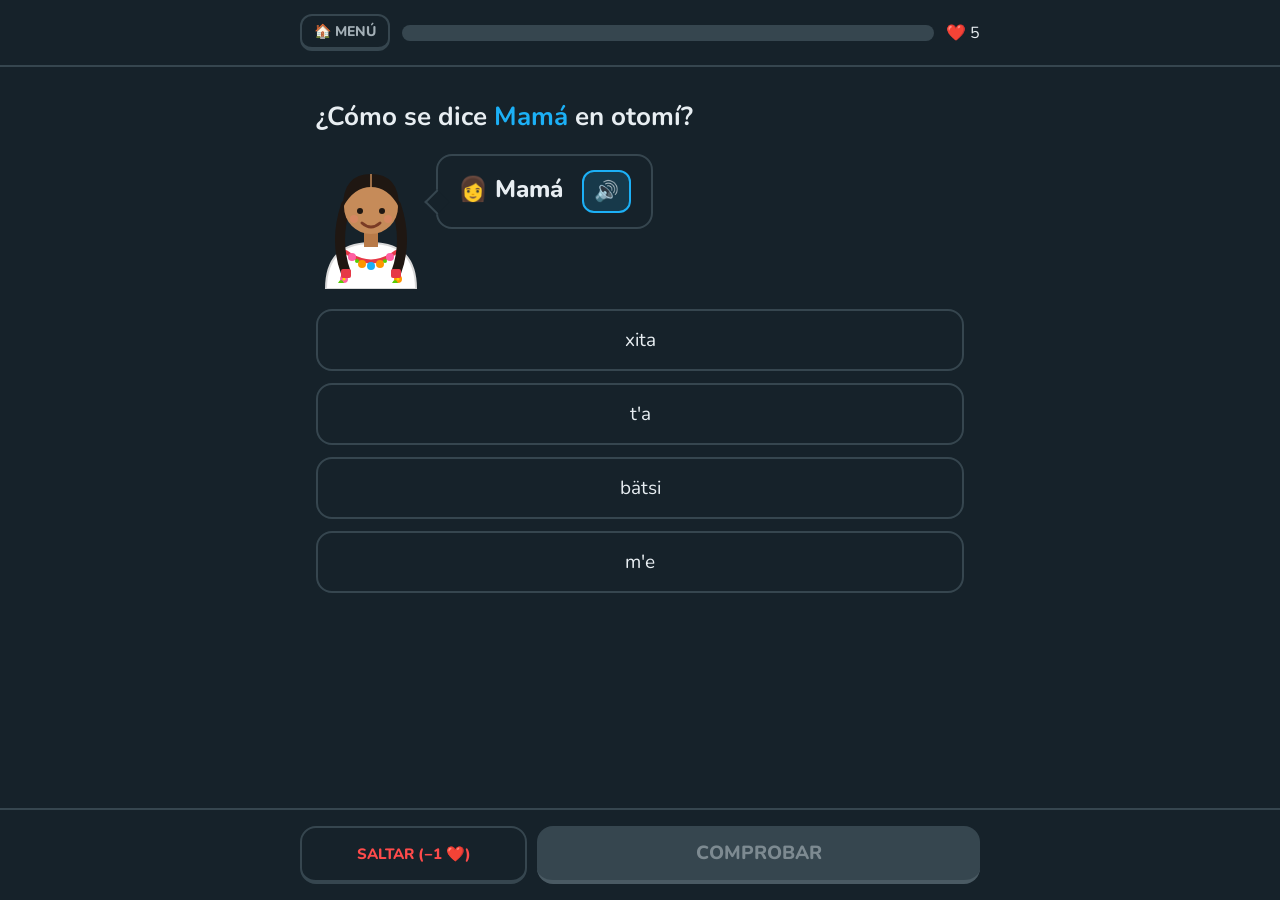
<file: public/familia.html>
<!DOCTYPE html>
<html lang="es">

<head>
    <meta charset="UTF-8">
    <meta name="viewport" content="width=device-width, initial-scale=1.0">
    <title>Duolingo Otomí - Familia</title>
    <link href="https://fonts.googleapis.com/css2?family=Nunito:wght@800&display=swap" rel="stylesheet">
    <link rel="stylesheet" href="estilo1.css">
</head>

<body>
    <div class="top">
        <button class="menu-btn" onclick="location.href='men_lecc.html'" aria-label="Volver al menú">🏠 MENÚ</button>
        <div class="progress">
            <div class="fill" id="fill"></div>
        </div>
        <div>❤️ <span id="lives">5</span></div>
    </div>
    <div class="wrap" id="app"></div>
    <div class="btn"><button id="skip">SALTAR (−1 ❤️)</button><button id="check" disabled>COMPROBAR</button></div>

    <script>const CATEGORIA = 'familia';</script>
    <script src="vocab.js"></script>
    <script src="comun.js"></script>
    <script src="progreso.js"></script>
    <script src="leccion.js"></script>
</body>

</html>
</file>
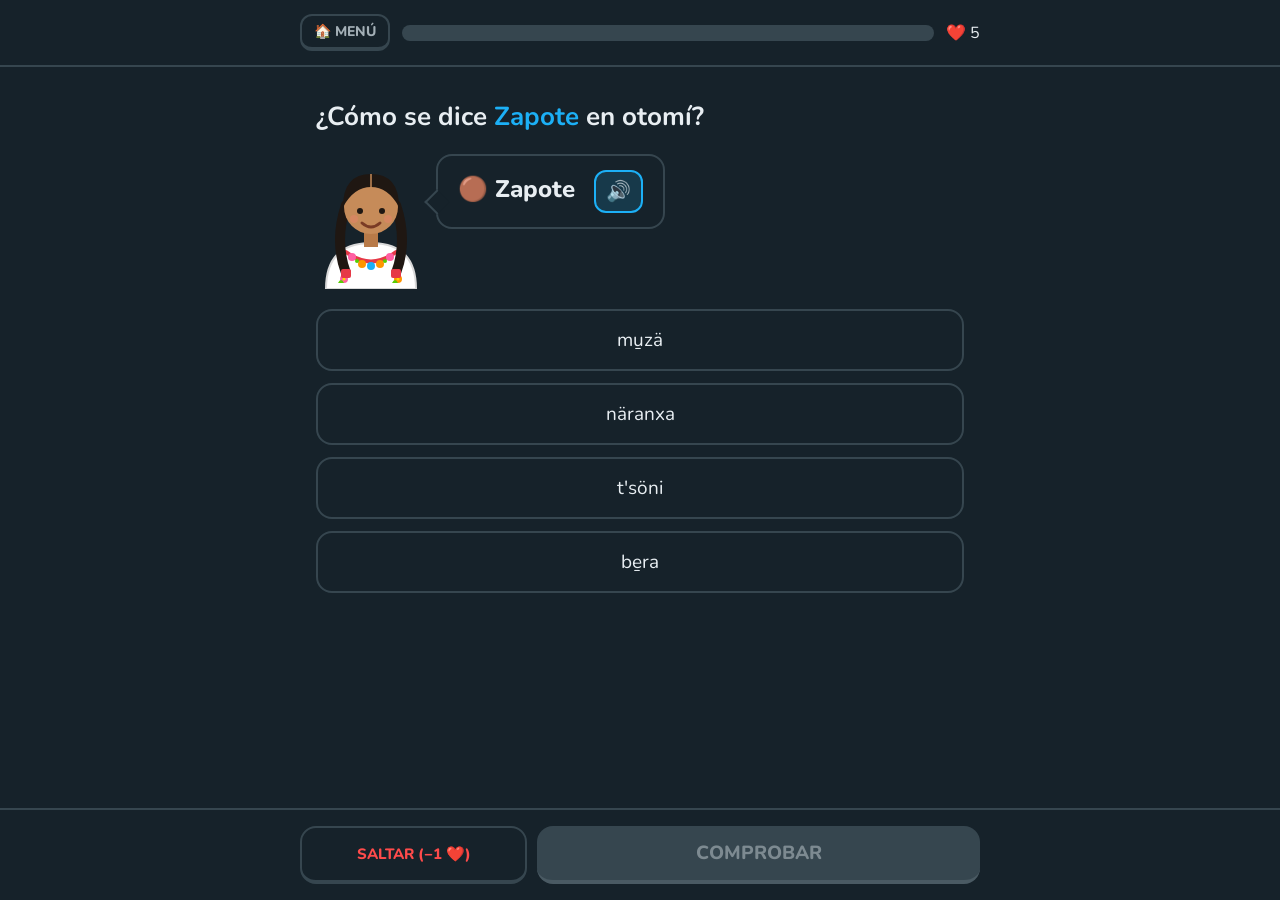
<file: public/frutas.html>
<!DOCTYPE html>
<html lang="es">

<head>
    <meta charset="UTF-8">
    <meta name="viewport" content="width=device-width, initial-scale=1.0">
    <title>Duolingo Otomí - Frutas</title>
    <link href="https://fonts.googleapis.com/css2?family=Nunito:wght@800&display=swap" rel="stylesheet">
    <link rel="stylesheet" href="estilo1.css">

</head>

<body>
    <div class="top">
        <!-- NUEVO: regresar al menú -->
        <button class="menu-btn" onclick="location.href='men_lecc.html'" aria-label="Volver al menú">🏠 MENÚ</button>
        <div class="progress">
            <div class="fill" id="fill"></div>
        </div>
        <div>❤️ <span id="lives">5</span></div>
    </div>
    <div class="wrap" id="app"></div>
    <!-- NUEVO: botón SALTAR junto a COMPROBAR -->
    <div class="btn"><button id="skip">SALTAR (−1 ❤️)</button><button id="check" disabled>COMPROBAR</button></div>

    <script src="progreso.js"></script>
    <script>
        const VOCAB = [
            { es: 'Zapote', ot: ['mu̱zä'], audio: 'muza', emoji: '🟤' },
            { es: 'Tuna', ot: ['käjä'], audio: 'kaja', emoji: '🌵' },
            { es: 'Plátano', ot: ["z'anxi"], audio: 'zanxi', emoji: '🍌' },
            { es: 'Tejocote', ot: ['pe̱ni'], audio: 'peni', emoji: '🍎' },
            { es: 'Limón', ot: ['limu'], audio: 'limu', emoji: '🍋' },
            { es: 'Fruta', ot: ['ixi'], audio: 'ixi', emoji: '🍇' },
            { es: 'Pera', ot: ['be̱ra'], audio: 'bera', emoji: '🍐' },
            { es: 'Naranja', ot: ['näranxa'], audio: 'naranxa', emoji: '🍊' },
            { es: 'Aguacate', ot: ["t'söni"], audio: 'tsoni', emoji: '🥑' },
            { es: 'Quelite', ot: ["k'ani"], audio: 'kani', emoji: '🌿' },
            { es: 'Melón', ot: ['meló'], audio: 'melo', emoji: '🍈' }
        ];
        const MASCOT_IMG = '../img/f.png'
        const FRASES = ['¡Muy bien!', '¡Excelente!', '¡Lo lograste!', '¡Increíble!', '¡Perfecto!', '¡Sigue así!', '¡Eres un crack!', '¡Qué bárbaro!', '¡Fantástico!', '¡Dá ra ma ts’ïnt’ï! 🌟'];
        const FRASES_FINAL = ['¡Felicidades!', '¡Eres increíble!', '¡Lección completada!'];
        const COLORES_CONFETI = ['#58cc02', '#1cb0f6', '#ffc800', '#ff4b4b', '#ce82ff', '#ff9600'];

        // Devuelve el HTML de la muñeca (la imagen de MASCOT_IMG).
        function mascotHTML() {
            return `<div class="cele-mascot"><img src="${MASCOT_IMG}" alt="¡Felicidades!"></div>`;
        }

        // Crea n piezas de confeti con posición, color, duración y retraso al azar.
        // Cada pieza se elimina del DOM a los 3.6 s para no acumular elementos.
        function confetti(n = 30) {
            for (let i = 0; i < n; i++) {
                const c = document.createElement('div');
                c.className = 'cele-confetti';
                c.style.left = Math.random() * 100 + 'vw';
                c.style.background = COLORES_CONFETI[Math.floor(Math.random() * COLORES_CONFETI.length)];
                c.style.animationDuration = (1.5 + Math.random() * 1.5) + 's';
                c.style.animationDelay = (Math.random() * .4) + 's';
                document.body.appendChild(c);
                setTimeout(() => c.remove(), 3600);
            }
        }

        // Se llama al contestar BIEN: muestra la muñeca con una frase al azar en el centro,
        // lanza 24 piezas de confeti y se quita sola a los 1.25 s.
        function celebrate() {
            const frase = FRASES[Math.floor(Math.random() * FRASES.length)];
            const el = document.createElement('div');
            el.className = 'cele-box';
            el.innerHTML = mascotHTML() + `<div class="cele-bubble">${frase}</div>`;
            document.body.appendChild(el);
            confetti(24);
            setTimeout(() => el.remove(), 1250);
        }

        // Se llama al TERMINAR la lección: muñeca bailando, frase final y botones.
        function finaleAnimation() {
            // Guarda XP, racha y lección completada en la base de datos (10 XP por pregunta)
            // (el guardado se hace más abajo, cuando ya existe el aviso en pantalla)
            // NUEVO: marca la lección como completada para el menú (inicio.html)
            try {
                const d = JSON.parse(localStorage.getItem('otomi_done') || '[]');
                if (!d.includes('frutas')) { d.push('frutas'); localStorage.setItem('otomi_done', JSON.stringify(d)); }
            } catch (e) { }

            const app = document.getElementById('app');
            const titulo = app.innerHTML; // conserva el título original
            app.innerHTML = `<div class="cele-finale">${mascotHTML()}${titulo}
            <p>${FRASES_FINAL[Math.floor(Math.random() * FRASES_FINAL.length)]}</p>
            <p id="guardado" style="font-size:16px">Guardando tu progreso…</p>
            <button class="cele-restart" onclick="location.reload()">PRACTICAR DE NUEVO</button>
            <button class="cele-restart sec" onclick="location.href='men_lecc.html'">VOLVER AL MENÚ</button>
            <button class="cele-restart sec" onclick="location.href='Perfil.html'">VER MI PERFIL</button></div>`;
            guardarYMostrar('frutas', puntos);   // suma el XP en la base de datos y lo muestra
            confetti(60);
            let rondas = 0;
            const t = setInterval(() => { confetti(35); if (++rondas >= 4) clearInterval(t); }, 900);
        }
        // ===================== FIN DE LA ANIMACIÓN ==================

        let lvl = 0, lives = 5, puntos = 0;   // puntos = XP ganado en esta lección
        let list = [...VOCAB].sort(() => Math.random() - .5).slice(0, 8);
        let currentAudio = null; // Para controlar el audio actual

        // Función que reproduce el audio de la lección actual
        function playColorAudio(nombreArchivo) {
            // Detener audio anterior si existe
            if (currentAudio) { currentAudio.pause(); currentAudio = null; }

            // Intenta reproducir archivo.ogg /.mp3
            const audio = new Audio(`audios/${nombreArchivo}.ogg`);
            currentAudio = audio;

            audio.play().catch(() => {
                // FALLBACK: Si falla, usa voz del navegador
                console.log('No se encontró audios/' + nombreArchivo + '.ogg, usando voz sintética');
                const msg = new SpeechSynthesisUtterance(nombreArchivo);
                msg.lang = 'es-MX';
                speechSynthesis.speak(msg);
            });

            // Si también falla el decode, intenta con.mp3
            audio.addEventListener('error', () => {
                const audioMp3 = new Audio(`audios/${nombreArchivo}.mp3`);
                audioMp3.play().catch(() => { });
            });
        }

        function render() {
            document.getElementById('fill').style.width = (lvl / list.length * 100) + '%';
            document.getElementById('lives').innerText = lives;

            if (lvl >= list.length) {
                document.getElementById('app').innerHTML = '<h1>¡Terminaste! 🎉<br>' + list.length + ' frutas en otomí aprendidas</h1>';
                finaleAnimation();
                document.querySelector('.btn').style.display = 'none'; // oculta SALTAR y COMPROBAR
                return;
            }

            const v = list[lvl];
            document.getElementById('app').innerHTML = `
            <h1>¿Cómo se dice <span style="color:#1cb0f6">${v.es}</span> en otomí?</h1>
            <div class="scene">
                <svg class="person" viewBox="0 0 110 130" xmlns="http://www.w3.org/2000/svg" aria-label="Mujer otomí">
                    <!-- Blusa blanca bordada -->
                    <path d="M10 130 Q10 84 55 84 Q100 84 100 130 Z" fill="#fff" stroke="#d9d9d9" stroke-width="2"/>
                    <!-- Cuello -->
                    <rect x="48" y="70" width="14" height="18" fill="#b87a48"/>
                    <!-- Bordado del cuello (estilo tenango) -->
                    <path d="M30 93 Q55 112 80 93" stroke="#e63946" stroke-width="4" fill="none" stroke-linecap="round"/>
                    <circle cx="36" cy="98" r="4" fill="#ff5fa2"/><circle cx="46" cy="105" r="4" fill="#ff9600"/>
                    <circle cx="55" cy="107" r="4" fill="#1cb0f6"/><circle cx="64" cy="105" r="4" fill="#ff9600"/>
                    <circle cx="74" cy="98" r="4" fill="#ff5fa2"/>
                    <circle cx="41" cy="102" r="2" fill="#58cc02"/><circle cx="69" cy="102" r="2" fill="#58cc02"/>
                    <!-- Flores bordadas en la blusa -->
                    <circle cx="28" cy="120" r="4" fill="#ff5fa2"/><circle cx="28" cy="120" r="1.5" fill="#ffd900"/>
                    <path d="M22 124 Q25 118 28 124" fill="#58cc02"/>
                    <circle cx="82" cy="120" r="4" fill="#ff9600"/><circle cx="82" cy="120" r="1.5" fill="#ffd900"/>
                    <path d="M76 124 Q79 118 82 124" fill="#58cc02"/>
                    <!-- Trenzas -->
                    <path d="M30 46 Q18 82 30 114" stroke="#1f1712" stroke-width="10" fill="none" stroke-linecap="round"/>
                    <path d="M80 46 Q92 82 80 114" stroke="#1f1712" stroke-width="10" fill="none" stroke-linecap="round"/>
                    <rect x="25" y="110" width="10" height="9" rx="2" fill="#e63946"/>
                    <rect x="75" y="110" width="10" height="9" rx="2" fill="#e63946"/>
                    <!-- Rostro -->
                    <circle cx="55" cy="48" r="27" fill="#c68b59"/>
                    <!-- Cabello con raya al centro -->
                    <path d="M27 48 Q27 15 55 15 Q83 15 83 48 Q72 28 55 28 Q38 28 27 48 Z" fill="#1f1712"/>
                    <path d="M55 15 L55 28" stroke="#c68b59" stroke-width="1.5"/>
                    <!-- Rasgos -->
                    <circle cx="44" cy="52" r="3" fill="#1f1712"/><circle cx="66" cy="52" r="3" fill="#1f1712"/>
                    <circle cx="38" cy="60" r="4" fill="#e8836b" opacity=".45"/><circle cx="72" cy="60" r="4" fill="#e8836b" opacity=".45"/>
                    <path d="M46 64 Q55 72 64 64" stroke="#7a3b25" stroke-width="3" fill="none" stroke-linecap="round"/>
                </svg>
                <div class="bubble">${v.emoji} ${v.es} <button class="audio-btn" id="playAudio" aria-label="Escuchar">🔊</button></div>
            </div>
            <div id="opts"></div>
        `;

            // Evento del botón de audio
            document.getElementById('playAudio').onclick = () => playColorAudio(v.audio);

            let opts = [v, ...VOCAB.filter(x => x.es != v.es).sort(() => Math.random() - .5).slice(0, 3)].sort(() => Math.random() - .5);
            document.getElementById('opts').innerHTML = opts.map(o => `<div class="card" data-v="${o.ot[0]}" data-audio="${o.audio}">${o.ot[0]}</div>`).join('');

            let sel = '';
            document.querySelectorAll('.card').forEach(c => c.onclick = () => {
                document.querySelectorAll('.card').forEach(x => x.classList.remove('sel'));
                c.classList.add('sel');
                sel = c.dataset.v;
                playColorAudio(c.dataset.audio); // reproduce el audio del botón seleccionado
                document.getElementById('check').disabled = false;
            });

            // NUEVO: SALTAR pregunta. Pierde una vida y la pregunta vuelve al final de la lista.
            // No se puede saltar la última pregunta pendiente.
            const skip = document.getElementById('skip');
            skip.disabled = lvl >= list.length - 1;
            skip.onclick = () => {
                const fb = document.createElement('div');
                fb.className = 'feedback bad';
                fb.innerText = 'Saltaste · Era: ' + v.ot[0] + ' · −1 ❤️';
                document.body.appendChild(fb);
                skip.disabled = true;
                document.getElementById('check').disabled = true;
                lives--;
                list.push(list.splice(lvl, 1)[0]);
                setTimeout(() => {
                    fb.remove();
                    if (lives <= 0) { alert('Sin vidas'); lives = 5; lvl = 0; puntos = 0 }
                    render();
                }, 1200);
            };

            document.getElementById('check').onclick = () => {
                let ok = v.ot.map(x => x.toLowerCase()).includes(sel.toLowerCase().trim());
                let fb = document.createElement('div');
                fb.className = 'feedback ' + (ok ? 'good' : 'bad');
                fb.innerText = ok ? '¡Bien! Es ' + v.ot[0] : 'Era: ' + v.ot[0];
                document.body.appendChild(fb);
                if (ok) playColorAudio(v.audio); // Reproduce cuando acierta
                if (ok) { celebrate(); puntos += 10; } // +10 XP por acierto; muñeca animada + frase + confeti al acertar
                setTimeout(() => {
                    fb.remove();
                    if (ok) { lvl++ } else { lives--; if (lives <= 0) { alert('Sin vidas'); lives = 5; lvl = 0; puntos = 0 } }
                    render();
                }, 1200);
                document.getElementById('check').disabled = true;
                skip.disabled = true;
            };
        }
        render();
    </script>
</body>

</html>
</file>
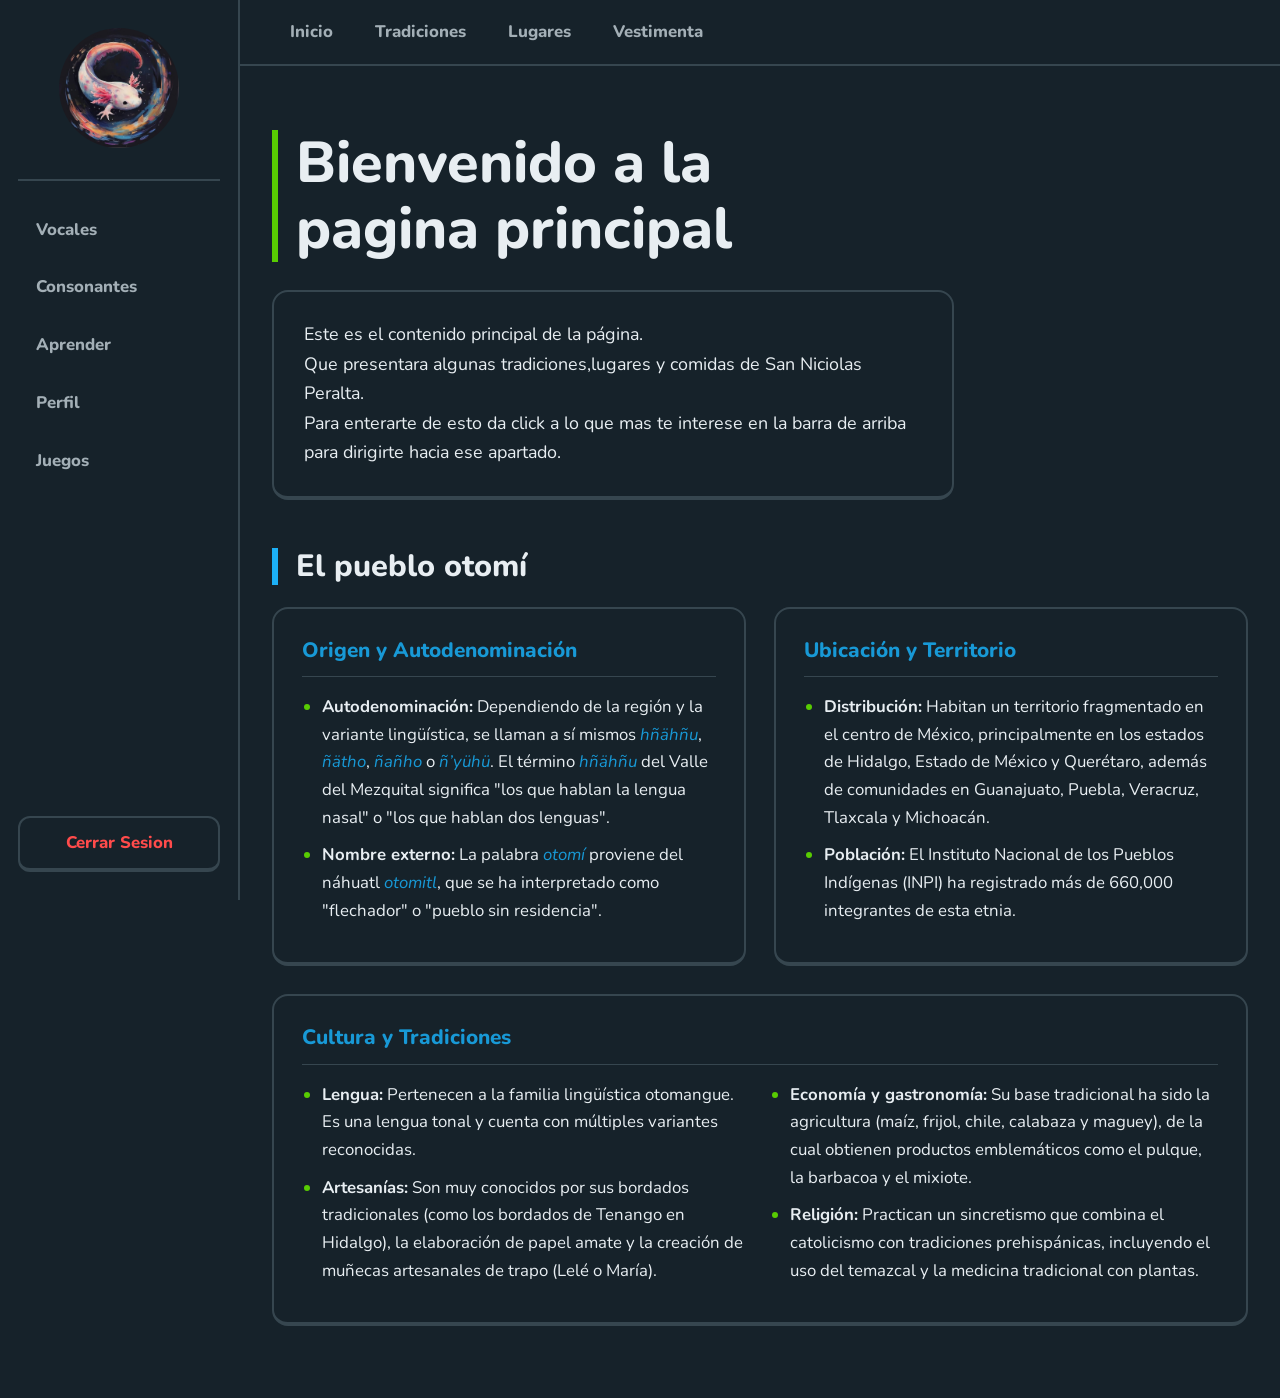
<file: public/inicio.html>
<!DOCTYPE html>
<html lang="es">

<head>
    <meta charset="UTF-8">
    <meta name="viewport" content="width=device-width, initial-scale=1.0">
    <title>Mi Sitio - Lecciones</title>
    <link href="https://fonts.googleapis.com/css2?family=Nunito:wght@800&display=swap" rel="stylesheet">
    <link rel="stylesheet" href="estilos.css">
</head>

<body>
    <!-- Menú lateral -->
    <nav class="sidebar1">
        <div class="logo"><a href="inicio.html"><img src="../img/logo.png" alt="Inicio" style="border-radius: 100px;"></a></div>
        <ul class="menu-links1">
            <li><a href="Vocales.html">Vocales</a></li>
            <li><a href="cons.html">Consonantes</a></li>
            <li><a href="men_lecc.html">Aprender</a></li>
            <li><a href="Perfil.html">Perfil</a></li>
            <li><a href="juegos.html">Juegos</a></li>
            <li><a href="../api/logout.php">Cerrar Sesion</a></li>
        </ul>
    </nav>

    <!-- Contenido principal -->
    <main class="main-content">


        <nav class="sidebar">
            <ul>
                <li><a href="#inicio">Inicio</a></li>
                <li><a href="#tradiciones">Tradiciones</a></li>
                <li><a href="#lugares">Lugares</a></li>
                <li><a href="#vestimenta">Vestimenta</a></li>
            </ul>
        </nav>
        <section id="inicio" class="activa">
            <br>
            <h1>Bienvenido a la pagina principal</h1>
            <p>Este es el contenido principal de la página.<br> Que presentara algunas tradiciones,lugares
                y comidas de San Niciolas Peralta.<br>Para enterarte de esto da click a lo que mas te interese
                en la barra de arriba para dirigirte hacia ese apartado.
            </p>

            <h2>El pueblo otomí</h2>
            <div class="Contenedor">
                <div class="card info">
                    <h4>Origen y Autodenominación</h4>
                    <ul>
                        <li><strong>Autodenominación:</strong> Dependiendo de la región y la variante lingüística,
                            se llaman a sí mismos <em>hñähñu</em>, <em>ñätho</em>, <em>ñañho</em> o <em>ñ’yühü</em>.
                            El término <em>hñähñu</em> del Valle del Mezquital significa "los que hablan la lengua
                            nasal" o "los que hablan dos lenguas".</li>
                        <li><strong>Nombre externo:</strong> La palabra <em>otomí</em> proviene del náhuatl
                            <em>otomitl</em>, que se ha interpretado como "flechador" o "pueblo sin residencia".</li>
                    </ul>
                </div>
                <div class="card info">
                    <h4>Ubicación y Territorio</h4>
                    <ul>
                        <li><strong>Distribución:</strong> Habitan un territorio fragmentado en el centro de México,
                            principalmente en los estados de Hidalgo, Estado de México y Querétaro, además de
                            comunidades en Guanajuato, Puebla, Veracruz, Tlaxcala y Michoacán.</li>
                        <li><strong>Población:</strong> El Instituto Nacional de los Pueblos Indígenas (INPI) ha
                            registrado más de 660,000 integrantes de esta etnia.</li>
                    </ul>
                </div>
                <div class="card info info-ancha">
                    <h4>Cultura y Tradiciones</h4>
                    <ul>
                        <li><strong>Lengua:</strong> Pertenecen a la familia lingüística otomangue. Es una lengua
                            tonal y cuenta con múltiples variantes reconocidas.</li>
                        <li><strong>Artesanías:</strong> Son muy conocidos por sus bordados tradicionales (como los
                            bordados de Tenango en Hidalgo), la elaboración de papel amate y la creación de muñecas
                            artesanales de trapo (Lelé o María).</li>
                        <li><strong>Economía y gastronomía:</strong> Su base tradicional ha sido la agricultura (maíz,
                            frijol, chile, calabaza y maguey), de la cual obtienen productos emblemáticos como el
                            pulque, la barbacoa y el mixiote.</li>
                        <li><strong>Religión:</strong> Practican un sincretismo que combina el catolicismo con
                            tradiciones prehispánicas, incluyendo el uso del temazcal y la medicina tradicional con
                            plantas.</li>
                    </ul>
                </div>
            </div>
        </section>
        <section id="tradiciones">
            <br>
            <h1>Tradiciones:</h1><br>
            <div class="Contenedor">
                <div class="card">
                    <div class="card-inner">
                        <!-- Cara Frontal -->
                        <div class="card-front">
                            <img src="../img/hue.jpg">
                        </div>
                        <!-- Cara Trasera -->
                        <div class="card-back">
                            <h4><strong>Paseo de los Huehuenches (La Huehuenchada):</strong></h4>
                            <p> Se celebra cada 1 de enero. Los habitantes participan en un baile tradicional
                                y una fiesta donde es característico recibir algunos chicotazos, los cuales,
                                según la tradición local, traen buena suerte</p>

                        </div>
                    </div>
                </div>
                <div class="card">
                    <div class="card-inner">
                        <!-- Cara Frontal -->
                        <div class="card-front">
                            <img src="../img/Per.jpg">
                        </div>
                        <!-- Cara Trasera -->
                        <div class="card-back">
                            <h4><strong>La Peregrinación al Santuario del Señor de Chalma:</strong></h4>
                            <ul>
                                <li><strong>Fecha de inicio:</strong> Se lleva a cabo cada 31 de agosto,
                                    marcando una de las mayordomías más importantes del ciclo festivo local.</li>
                                <li><strong>El recorrido:</strong> El contingente sale con el Cristo de San Nicolás
                                    Peralta
                                    y
                                    recorre diversas localidades. Uno de los puntos clave es la llegada a Santiago
                                    Tianguistenco por la tarde-noche.</li>
                            </ul>
                        </div>
                    </div>
                </div>
                <div class="card">
                    <div class="card-inner">
                        <!-- Cara Frontal -->
                        <div class="card-front">
                            <img src="../img/feria.jpg">
                        </div>
                        <!-- Cara Trasera -->
                        <div class="card-back">
                            <h4><strong>La Feria de San Nicolás Peralta:</strong></h4>
                            <p>Es la fiesta patronal en honor a San Nicolás de Tolentino
                                , celebrada del 9 al 11 de septiembre en la localidad de San Nicolás Peralta,
                                en el municipio de Lerma, Estado de México</p>
                        </div>
                    </div>
                </div>
            </div>
        </section>

        <section id="lugares">
            <h1>Lugares</h1>
            <br>
            <div class="Contenedor">
                <div class="card">
                    <div class="card-inner">
                        <!-- Cara Frontal -->
                        <div class="card-front">
                            <img class="iglesia" src="../img/Igl.jpg" style="width: auto; height: 180px;">
                        </div>
                        <!-- Cara Trasera -->
                        <div class="card-back">
                            <h4><strong>Parroquia de San Nicolás Peralta:</strong></h4>
                            <ul>
                                <li><strong>Construcción:</strong> Data del siglo XVIII y estuvo bajo el
                                    resguardo de la Orden de los Carmelitas Descalzos, quienes administraban la hacienda
                                    local.
                                </li>
                                <li><strong>Cercanía histórica:</strong>Se encuentra muy cerca del histórico Casco de la
                                    Hacienda
                                    de San Nicolás Peralta, la cual perteneció en el siglo XIX a
                                    personajes como Ignacio de la Torre y Mier.</li>
                            </ul>
                        </div>
                    </div>
                </div>
                <div class="card">
                    <div class="card-inner">
                        <!-- Cara Frontal -->
                        <div class="card-front">
                            <img src="../img/Bibli.jpg">
                        </div>
                        <!-- Cara Trasera -->
                        <div class="card-back">
                            <h4><strong>Biblioteca de San Nicolás Peralta "Manuel Bernal"</strong></h4>
                            <ul>
                                <li><strong>Nombre oficial:</strong> Biblioteca Pública Municipal "Manuel Bernal" (Nº de
                                    Colección: 6296 en la Red
                                    Nacional de Bibliotecas Públicas)
                                </li>
                                <li><strong>Ubicación:</strong>San Nicolás Peralta, Lerma, Estado de México (en la zona
                                    cercana a calles como Aldama, Ignacio Rayón e Isidro Fabela)
                                </li>
                            </ul>
                        </div>
                    </div>
                </div>
                <div class="card">
                    <div class="card-inner">
                        <!-- Cara Frontal -->
                        <div class="card-front">
                            <img src="../img/lagu.jpg">
                        </div>
                        <!-- Cara Trasera -->
                        <div class="card-back">
                            <h4><strong>Laguna de San Nicolás Peralta:</strong></h4>
                            <ul>
                                <li><strong>Ubicación:</strong>Se encuentra a una altitud aproximada de 2,589
                                    metros sobre el nivel del mar.</li>
                                <li><strong>Naturaleza:</strong>No es un lago tradicional, sino un humedal de
                                    gran valor ecológico integrado al sistema hidrológico del Valle de Lerma.</li>
                                <li><strong>Actividades:</strong> Es frecuentada para la pesca recreativa,
                                    paseos en pequeñas lanchas, fotografía de paisaje y recorridos al aire libre.</li>
                                <li><strong>Historia cercana:</strong>En la zona se encuentra el histórico Casco
                                    de la Hacienda de San Nicolás Peralta, una antigua propiedad de gran
                                    relevancia en la región que perteneció a Ignacio de la Torre y Mier.</li>
                            </ul>
                        </div>
                    </div>
                </div>
            </div>
        </section>

        <section id="vestimenta">
            <br>
            <h1>Vestimenta:</h1><br>
            <div class="Contenedor">
                <div class="card4">
                    <img src="../img/ves.jpg" style="border-radius: 10px;">
                </div>
                <div class="card">
                    <div class="card-inner">
                        <!-- Cara Frontal -->
                        <div class="card-front">
                            <img src="../img/hom.png">
                        </div>
                        <!-- Cara Trasera -->
                        <div class="card-back">
                            <h4><strong>Vestimenta del hombre otomí:</strong></h4>
                            <ul>
                                <li><strong>Calzón de manta:</strong>Pantalón tradicional de tela de manta blanca.</li>
                                <li><strong>Camisa de manta:</strong> Camisa blanca de manga larga o corta, con
                                    detalles bordados a mano en punto de cruz en el pecho, el cuello o los puños.</li>
                                <li><strong>Faja:</strong>Fajilla tejida en la cintura.</li>
                                <li><strong>Sombrero y calzado:</strong>Sombrero de palma (que
                                    puede llevar adornos como listones o plumas) y huaraches de cuero.</li>
                            </ul>
                        </div>
                    </div>
                </div>
                <div class="card">
                    <div class="card-inner">
                        <!-- Cara Frontal -->
                        <div class="card-front">
                            <img src="../img/muje.jpg">
                        </div>
                        <!-- Cara Trasera -->
                        <div class="card-back">
                            <h4>Vestimenta de la mujer otomi:</h4>
                            <ul>
                                <li><strong>Chincuete (enredo):</strong> Es una falda amplia y larga hecha de
                                    lana, comúnmente en color azul marino o negro con líneas de colores como
                                    verde, naranja, amarillo, blanco o morado.</li>
                                <li><strong>Blusa:</strong>Confeccionada en popelina o algodón de manga corta,
                                    decorada con bordados a mano de motivos florales, geométricos o de fauna
                                    local (destacando el pepenado de doble vista).</li>
                                <li><strong>Quexquémetl:</strong>Una capa o poncho tradicional tejido en telar
                                    de cintura con hilos de lana, algodón o artisela, lleno de color.</li>
                                <li><strong>Faja y accesorios:</strong> Una faja tejida para sujetar la falda,
                                    complementada a veces con rebozos.</li>
                            </ul>
                        </div>
                    </div>
                </div>
            </div>
        </section>

    </main>

    <script>
        const enlaces = document.querySelectorAll('.sidebar a');
        const secciones = document.querySelectorAll('main section');

        enlaces.forEach(enlace => {
            enlace.addEventListener('click', e => {
                e.preventDefault();
                const id = enlace.getAttribute('href').slice(1);

                // Oculta la sección que se mostraba
                secciones.forEach(sec => sec.classList.remove('activa'));

                // Muestra la seleccionada
                document.getElementById(id).classList.add('activa');
            });
        });

        // Si no hay sesión iniciada, manda a la pantalla de acceso
        fetch('../api/sesion.php', { credentials: 'same-origin' })
            .then(r => { if (r.status === 401) location.href = 'index.html'; })
            .catch(() => { });
    </script>
</body>

</html>
</file>
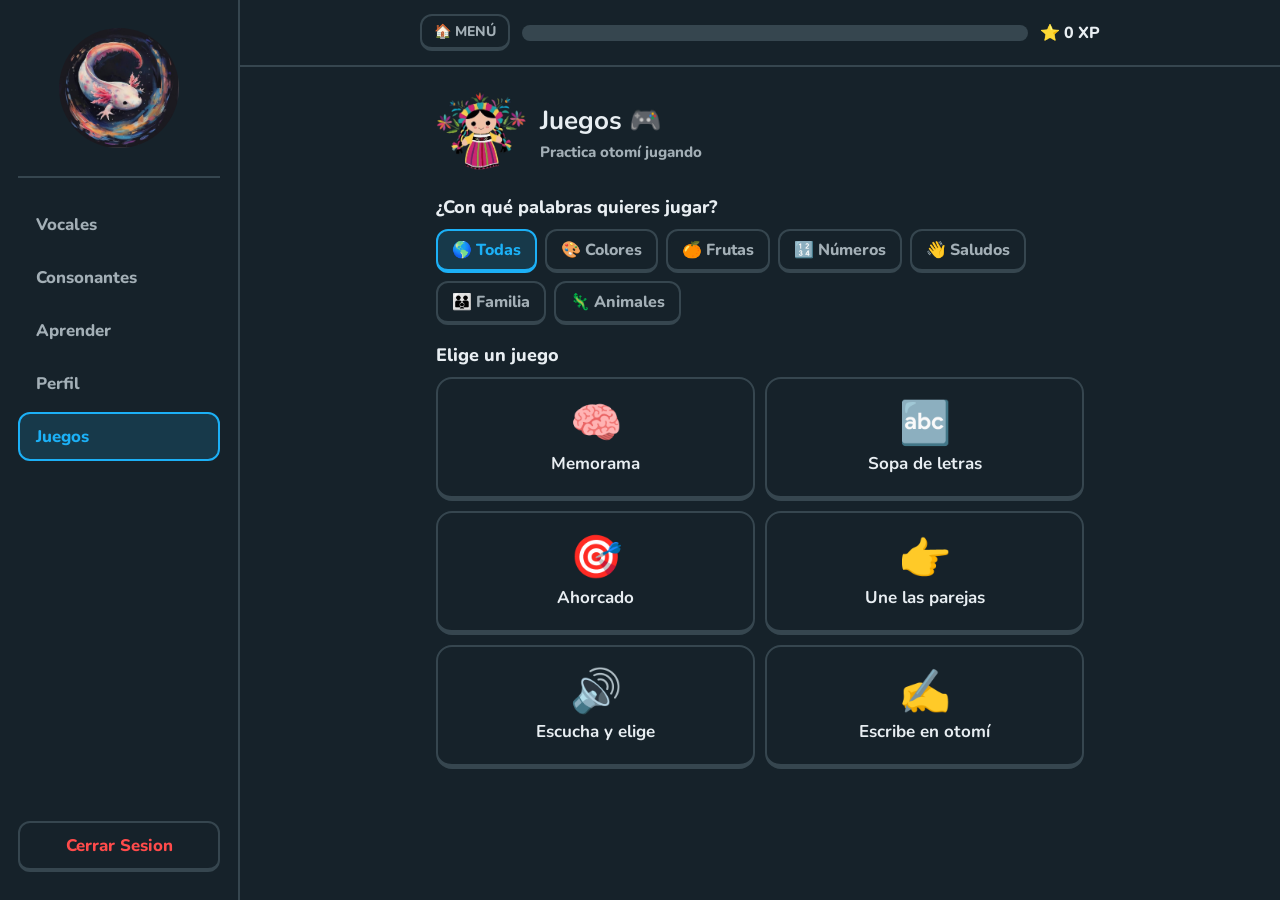
<file: public/juegos.html>
<!DOCTYPE html>
<html lang="es">

<head>
    <meta charset="UTF-8">
    <meta name="viewport" content="width=device-width, initial-scale=1.0">
    <title>Duolingo Otomí - Juegos</title>
    <link href="https://fonts.googleapis.com/css2?family=Nunito:wght@800&display=swap" rel="stylesheet">
    <link rel="stylesheet" href="estilo1.css">
    <link rel="stylesheet" href="juegos.css">
    <link rel="stylesheet" href="sidebar.css">
</head>

<body class="con-menu">
    <!-- Menú lateral (igual al de inicio.html) -->
    <nav class="sidebar1">
        <div class="logo"><a href="inicio.html"><img src="../img/logo.png" alt="Inicio"></a></div>
        <ul class="menu-links1">
            <li><a href="Vocales.html">Vocales</a></li>
            <li><a href="cons.html">Consonantes</a></li>
            <li><a href="men_lecc.html">Aprender</a></li>
            <li><a href="Perfil.html">Perfil</a></li>
            <li><a href="juegos.html" class="actual">Juegos</a></li>
            <li><a href="../api/logout.php">Cerrar Sesion</a></li>
        </ul>
    </nav>

    <div class="top">
        <button class="menu-btn" id="atras" aria-label="Volver">🏠 MENÚ</button>
        <div class="progress">
            <div class="fill" id="fill"></div>
        </div>
        <div id="estado">⭐ 0 XP</div>
    </div>

    <!-- ============ INICIO DE JUEGOS ============ -->
    <div class="wrap" id="home">
        <div class="hero-juegos">
            <img src="../img/f.png" alt="Mascota">
            <div>
                <h1>Juegos 🎮</h1>
                <p>Practica otomí jugando</p>
            </div>
        </div>
        <div class="sub">¿Con qué palabras quieres jugar?</div>
        <div class="chips" id="chips"></div>
        <div class="sub">Elige un juego</div>
        <div class="grid g2" id="listaJuegos"></div>
    </div>

    <!-- ============ PANTALLA DE JUEGO ============ -->
    <div class="wrap hidden" id="game">
        <h1 id="titulo"></h1>
        <div id="zona"></div>
        <div id="msg"></div>
    </div>

    <div class="btn hidden" id="barra">
        <button id="skip">← SALIR</button>
        <button id="check" class="hidden">COMPROBAR</button>
    </div>

    <script src="vocab.js"></script>
    <script src="comun.js"></script>
    <script src="progreso.js"></script>
    <script>
        const $ = id => document.getElementById(id);
        const letras = s => norm(s).replace(/ /g, '').toUpperCase();

        const JUEGOS = {
            memorama: { nombre: 'Memorama', icon: '🧠', rondas: 3, vidas: false, init: memorama },
            sopa: { nombre: 'Sopa de letras', icon: '🔤', rondas: 3, vidas: false, init: sopa },
            ahorcado: { nombre: 'Ahorcado', icon: '🎯', rondas: 5, vidas: false, init: ahorcado },
            une: { nombre: 'Une las parejas', icon: '👉', rondas: 5, vidas: false, init: une },
            audio: { nombre: 'Escucha y elige', icon: '🔊', rondas: 8, vidas: true, init: audio },
            escribe: { nombre: 'Escribe en otomí', icon: '✍️', rondas: 8, vidas: true, init: escribe }
        };

        let cat = 'todas', juego = '', ronda = 0, RONDAS = 0, pts = 0, vidas = 5, ocupado = false, cola = [], xpTotal = null;

        // ---------- palabras disponibles según la categoría elegida ----------
        function pool(min = 4) {
            let p = cat === 'todas' ? todasLasPalabras() : [...VOCAB_ALL[cat].items];
            if (p.length < min) p = p.concat(shuffle(todasLasPalabras().filter(x => !p.includes(x))).slice(0, min - p.length));
            return shuffle(p);
        }
        const cara = p => `${p.emoji || ''} ${p.es}`;

        // ---------- inicio ----------
        function dibujarInicio() {
            $('chips').innerHTML = [['todas', '🌎 Todas']].concat(Object.entries(VOCAB_ALL).map(([k, c]) => [k, c.icon + ' ' + c.titulo]))
                .map(([k, t]) => `<button class="chip ${k === cat ? 'sel' : ''}" data-c="${k}">${t}</button>`).join('');
            document.querySelectorAll('.chip').forEach(b => b.onclick = () => { cat = b.dataset.c; dibujarInicio(); });
            $('listaJuegos').innerHTML = Object.entries(JUEGOS)
                .map(([k, j]) => `<div class="card juego" data-j="${k}">${j.icon}<b>${j.nombre}</b></div>`).join('');
            document.querySelectorAll('.juego').forEach(c => c.onclick = () => abrir(c.dataset.j));
        }

        function pintarEstado() {
            if (!juego) $('estado').textContent = xpTotal === null ? '⭐ 0 XP' : '⭐ ' + xpTotal + ' XP';
            else $('estado').textContent = JUEGOS[juego].vidas ? '❤️ ' + vidas : '⭐ ' + pts;
        }

        function inicio() {
            juego = '';
            if (window.speechSynthesis) speechSynthesis.cancel();
            $('game').classList.add('hidden'); $('barra').classList.add('hidden');
            $('home').classList.remove('hidden');
            $('fill').style.width = '0%';
            dibujarInicio(); pintarEstado();
        }

        $('atras').onclick = () => { if (juego) inicio(); else location.href = 'inicio.html'; };
        $('skip').onclick = inicio;

        // ---------- ciclo de un juego ----------
        function abrir(j) {
            juego = j; ronda = 0; pts = 0; vidas = 5; RONDAS = JUEGOS[j].rondas; cola = pool(4);
            $('home').classList.add('hidden'); $('game').classList.remove('hidden'); $('barra').classList.remove('hidden');
            $('titulo').classList.remove('hidden'); $('titulo').textContent = JUEGOS[j].icon + ' ' + JUEGOS[j].nombre;
            siguiente();
        }

        function siguiente() {
            if (ronda >= RONDAS) return fin(false);
            ocupado = false;
            $('fill').style.width = (ronda / RONDAS * 100) + '%';
            $('msg').textContent = ''; $('zona').className = '';
            $('check').classList.add('hidden'); $('check').disabled = false;
            pintarEstado();
            JUEGOS[juego].init();
        }

        function acertar(puntos, texto) {
            ocupado = true; pts += puntos; ronda++; pintarEstado();
            celebrate(); if (texto) feedback(texto, true);
            setTimeout(siguiente, 1300);
        }

        function fallar(texto) {
            ocupado = true; ronda++;
            if (JUEGOS[juego].vidas) vidas--;
            pintarEstado(); feedback(texto, false);
            setTimeout(() => vidas <= 0 ? fin(true) : siguiente(), 1300);
        }

        function fin(sinVidas) {
            ocupado = true;
            $('fill').style.width = '100%';
            $('barra').classList.add('hidden'); $('titulo').classList.add('hidden'); $('msg').textContent = '';
            $('zona').className = '';
            $('zona').innerHTML = `<div class="cele-finale">${mascotHTML()}
                <h1>${sinVidas ? 'Se acabaron las vidas 💔' : '¡Juego completado! 🎉'}</h1>
                <p>⭐ ${pts} puntos</p>
                <p id="guardado" style="font-size:16px">${pts > 0 ? 'Guardando tu progreso…' : ''}</p>
                <button class="cele-restart" id="otra">JUGAR DE NUEVO</button>
                <button class="cele-restart sec" id="otros">OTROS JUEGOS</button></div>`;
            const j = juego;
            $('otra').onclick = () => abrir(j);
            $('otros').onclick = inicio;
            if (!sinVidas) confettiFinal();
            if (pts > 0) guardarProgreso('juego_' + j, pts, 'juego').then(d => {
                if (d.exito) { xpTotal = d.progreso.experiencia; }
                const g = $('guardado');
                if (g) g.innerHTML = textoGuardado(d, d.xp ?? pts) + (d.status === 401 ? ' · <a href="index.html">Entrar</a>' : '');
            });
        }

        // ================= JUEGOS =================

        // 1) Memorama: une la palabra en otomí con su significado
        function memorama() {
            const base = pool(4).slice(0, 4), z = $('zona');
            const cartas = shuffle(base.flatMap((b, i) => [{ i, k: 'o' }, { i, k: 'e' }]));
            $('msg').textContent = 'Encuentra las parejas: palabra en otomí + su significado';
            z.className = 'grid g4';
            z.innerHTML = cartas.map((c, n) => `<div class="card cartaM oculta" data-n="${n}">?</div>`).join('');
            let abiertas = [], pares = 0;
            z.querySelectorAll('.cartaM').forEach(el => el.onclick = () => {
                if (ocupado || !el.classList.contains('oculta')) return;
                const c = cartas[el.dataset.n];
                el.classList.remove('oculta');
                el.textContent = c.k === 'o' ? base[c.i].ot[0] : cara(base[c.i]);
                if (c.k === 'o') reproducir(base[c.i]);
                abiertas.push(el);
                if (abiertas.length < 2) return;
                ocupado = true;
                const [a, b] = abiertas, ca = cartas[a.dataset.n], cb = cartas[b.dataset.n];
                setTimeout(() => {
                    if (ca.i === cb.i && ca.k !== cb.k) {
                        a.classList.add('ok'); b.classList.add('ok'); pts += 5; pintarEstado();
                        if (++pares === 4) { acertar(10, '¡Todas las parejas!'); abiertas = []; return; }
                    } else {
                        [a, b].forEach(x => { x.classList.add('oculta'); x.textContent = '?'; });
                    }
                    abiertas = []; ocupado = false;
                }, 800);
            });
        }

        // 2) Sopa de letras (palabras en horizontal o vertical)
        function sopa() {
            const N = 8, z = $('zona');
            const candidatas = lista => lista.map(p => ({ p, L: letras(p.ot[0]) })).filter(x => x.L.length >= 3 && x.L.length <= N);
            let c = candidatas(pool(1));
            if (c.length < 3) c = candidatas(shuffle(todasLasPalabras()));
            const vistos = new Set();
            const pal = shuffle(c).filter(x => !vistos.has(x.L) && vistos.add(x.L)).slice(0, 3);
            const g = Array(N * N).fill('');
            pal.forEach(w => {
                for (let intento = 0; intento < 80; intento++) {
                    const v = Math.random() < .5;
                    const f = Math.floor(Math.random() * (v ? N - w.L.length + 1 : N));
                    const col = Math.floor(Math.random() * (v ? N : N - w.L.length + 1));
                    const celdas = [...w.L].map((_, k) => v ? (f + k) * N + col : f * N + col + k);
                    if (celdas.every((ix, k) => g[ix] === '' || g[ix] === w.L[k])) { celdas.forEach((ix, k) => g[ix] = w.L[k]); w.cel = celdas; break; }
                }
            });
            const buenas = pal.filter(w => w.cel);
            for (let i = 0; i < g.length; i++) if (!g[i]) g[i] = String.fromCharCode(65 + Math.random() * 26 | 0);
            z.className = 'grid g8';
            z.innerHTML = g.map((l, i) => `<div class="card celda" data-i="${i}">${l}</div>`).join('');
            const celdasEl = [...z.querySelectorAll('.celda')];
            const pintarLista = () => $('msg').innerHTML = 'Busca: ' + buenas.map(w =>
                `<span style="${w.ok ? 'text-decoration:line-through;color:#89e219' : ''}">${esc(w.p.ot[0])} (${esc(w.p.es)})</span>`).join(' · ');
            pintarLista();
            celdasEl.forEach(el => el.onclick = () => {
                if (ocupado) return;
                el.classList.toggle('s');
                buenas.forEach(w => {
                    if (w.ok || !w.cel.every(i => celdasEl[i].classList.contains('s'))) return;
                    w.ok = true; w.cel.forEach(i => { celdasEl[i].classList.remove('s'); celdasEl[i].classList.add('f'); });
                    reproducir(w.p); pts += 5; pintarEstado(); pintarLista();
                });
                if (buenas.every(w => w.ok)) acertar(10, '¡Encontraste todas!');
            });
        }

        // 3) Ahorcado
        function ahorcado() {
            let c = pool(1).filter(p => { const L = letras(p.ot[0]); return L.length >= 3 && L.length <= 10; });
            if (!c.length) c = shuffle(todasLasPalabras()).filter(p => { const L = letras(p.ot[0]); return L.length >= 3 && L.length <= 10; });
            const p = c[0], L = letras(p.ot[0]), MAX = 6, acertadas = new Set();
            let fallos = 0;
            const z = $('zona');
            z.innerHTML = `<div class="emoji-grande">${p.emoji || '❓'}</div>
                <p class="centro" style="font-weight:800;font-size:20px">${esc(p.es)}</p>
                <div class="palabra" id="pal"></div>
                <p class="centro" id="vi" style="font-size:22px"></p>
                <div class="teclado" id="tec"></div>`;
            const pintar = () => {
                $('pal').textContent = [...L].map(l => acertadas.has(l) ? l : '_').join(' ');
                $('vi').textContent = '❤️'.repeat(MAX - fallos) + '🖤'.repeat(fallos);
            };
            pintar();
            $('tec').innerHTML = 'ABCDEFGHIJKLMNOPQRSTUVWXYZ'.split('').map(l => `<button class="tecla">${l}</button>`).join('');
            $('tec').querySelectorAll('.tecla').forEach(b => b.onclick = () => {
                if (ocupado) return;
                b.disabled = true; const l = b.textContent;
                if (L.includes(l)) { acertadas.add(l); b.classList.add('bien'); }
                else { fallos++; b.classList.add('mala'); }
                pintar();
                if ([...L].every(x => acertadas.has(x))) { reproducir(p); acertar(10, '¡Ganaste! Es ' + p.ot[0]); }
                else if (fallos >= MAX) fallar('Era: ' + p.ot[0]);
            });
        }

        // 4) Une las parejas: arrastra cada color hasta su nombre en otomí (5 niveles: 3, 5, 7, 10 y 12 colores)
        const COLORES_UNE = [
            ['Morado', 'kjuföi', '#8052a6'],
            ['Verde', 'Paxi', '#329447'],
            ['Cafe', 'boxo', '#7b4a2b'],
            ['Blanco', "t'axi", '#ffffff'],
            ['Gris', 'Gospi', '#a6a6a6'],
            ['Pinto', 'bindo', '#d2b08c'],
            ['Amarillo', "k'axti", '#f5d21c'],
            ['Azul', "k'angi", '#2e70d1'],
            ['Rosa', 'roxa', '#ef8db2'],
            ['Naranja', 'naranxa', '#f29a12'],
            ['Negro', "bot'i", '#222222'],
            ['Rojo', 'Theni', '#d82e35']
        ];
        const NIVELES_UNE = [3, 5, 7, 10, 12];

        function une() {
            const lista = COLORES_UNE.slice(0, NIVELES_UNE[ronda] || 12);
            const mitad = Math.ceil(lista.length / 2);
            let aciertos = 0, elegido = null;

            $('zona').innerHTML = `<p class="centro nivel-une">Nivel ${ronda + 1} de ${NIVELES_UNE.length}</p>
                <div class="une-tablero">
                    <div class="une-lado" id="uizq"></div>
                    <div class="une-centro" id="ucol"></div>
                    <div class="une-lado" id="uder"></div>
                </div>`;
            $('msg').textContent = 'Arrastra cada color a su nombre (o toca el color y luego el nombre)';

            // Círculos de colores (al centro)
            shuffle(lista).forEach(c => {
                const b = document.createElement('button');
                b.className = 'ucolor';
                b.dataset.n = c[0];
                b.style.background = c[2];
                b.setAttribute('aria-label', c[0]);
                b.draggable = true;
                b.ondragstart = e => { e.dataTransfer.setData('color', c[0]); elegir(b); };
                b.onclick = () => elegir(b);
                $('ucol').appendChild(b);
            });

            function elegir(b) {
                if (ocupado || b.disabled) return;
                document.querySelectorAll('.ucolor').forEach(x => x.classList.remove('sel'));
                b.classList.add('sel'); elegido = b.dataset.n;
            }

            // Nombres en otomí (a los lados)
            shuffle(lista).forEach((c, i) => {
                const casilla = document.createElement('span');
                casilla.className = 'ucasilla';
                const w = document.createElement('button');
                w.className = 'upal';
                w.appendChild(casilla);
                w.appendChild(document.createTextNode(c[1]));
                w.ondragover = e => e.preventDefault();
                w.ondrop = e => { e.preventDefault(); soltar(e.dataTransfer.getData('color'), w, casilla, c); };
                w.onclick = () => { if (elegido) soltar(elegido, w, casilla, c); else $('msg').textContent = 'Primero elige un color'; };
                $(i < mitad ? 'uizq' : 'uder').appendChild(w);
            });

            function soltar(nombre, w, casilla, c) {
                if (ocupado || w.disabled) return;
                if (nombre !== c[0]) {
                    w.classList.add('mal'); setTimeout(() => w.classList.remove('mal'), 500);
                    $('msg').textContent = 'Intenta otra vez.';
                    return;
                }
                casilla.style.background = c[2];
                w.disabled = true; w.classList.add('ok');
                const col = document.querySelector('.ucolor[data-n="' + c[0] + '"]');
                col.disabled = true; col.classList.remove('sel'); elegido = null;
                pts += 5; pintarEstado();
                if (++aciertos === lista.length) acertar(10, '¡Nivel completado!');
                else $('msg').textContent = '¡Correcto!';
            }
        }

        // 5) Audio: escucha y elige el significado
        function audio() {
            const p = cola[ronda % cola.length];
            const otras = shuffle(todasLasPalabras().filter(x => x.es !== p.es && x.ot[0] !== p.ot[0])).slice(0, 2);
            const ops = shuffle([p, ...otras]);
            $('zona').innerHTML = `<h1>Escucha y elige</h1>
                <button class="audio-btn grande" id="oir">🔊 Escuchar</button>
                <div id="ops"></div>`;
            $('ops').innerHTML = ops.map((o, i) => `<div class="card" data-i="${i}">${esc(cara(o))}</div>`).join('');
            $('oir').onclick = () => reproducir(p);
            setTimeout(() => reproducir(p), 300);
            $('ops').querySelectorAll('.card').forEach(el => el.onclick = () => {
                if (ocupado) return;
                if (ops[el.dataset.i] === p) { el.classList.add('ok'); acertar(10, '¡Correcto! ' + p.ot[0]); }
                else { el.classList.add('mal'); fallar('Era: ' + p.es + ' (' + p.ot[0] + ')'); }
            });
        }

        // 6) Escribe: escribe la palabra en otomí
        function escribe() {
            const p = cola[ronda % cola.length];
            $('zona').innerHTML = `<h1>¿Cómo se escribe en otomí?</h1>
                <div class="emoji-grande">${p.emoji || ''}</div>
                <p class="centro" style="font-weight:800;font-size:22px;margin-bottom:14px">${esc(p.es)} <button class="audio-btn" id="oir" style="margin:0 0 0 8px;padding:6px 10px">🔊</button></p>
                <input class="texto" id="resp" placeholder="Escribe en otomí…" autocomplete="off" autocapitalize="off" spellcheck="false">`;
            $('check').classList.remove('hidden');
            $('oir').onclick = () => reproducir(p);
            const comprobar = () => {
                if (ocupado) return;
                const v = $('resp').value;
                if (!norm(v)) { $('msg').textContent = 'Escribe algo primero'; return; }
                $('check').disabled = true;
                if (p.ot.some(o => norm(o) === norm(v))) { reproducir(p); acertar(10, '¡Bien! Es ' + p.ot[0]); }
                else fallar('Era: ' + p.ot[0]);
            };
            $('check').onclick = comprobar;
            $('resp').onkeydown = e => { if (e.key === 'Enter') comprobar(); };
            $('resp').focus();
        }

        // ---------- arranque ----------
        dibujarInicio();
        obtenerSesion().then(d => { if (d.exito) { xpTotal = d.progreso.experiencia; pintarEstado(); } });
    </script>
</body>

</html>
</file>
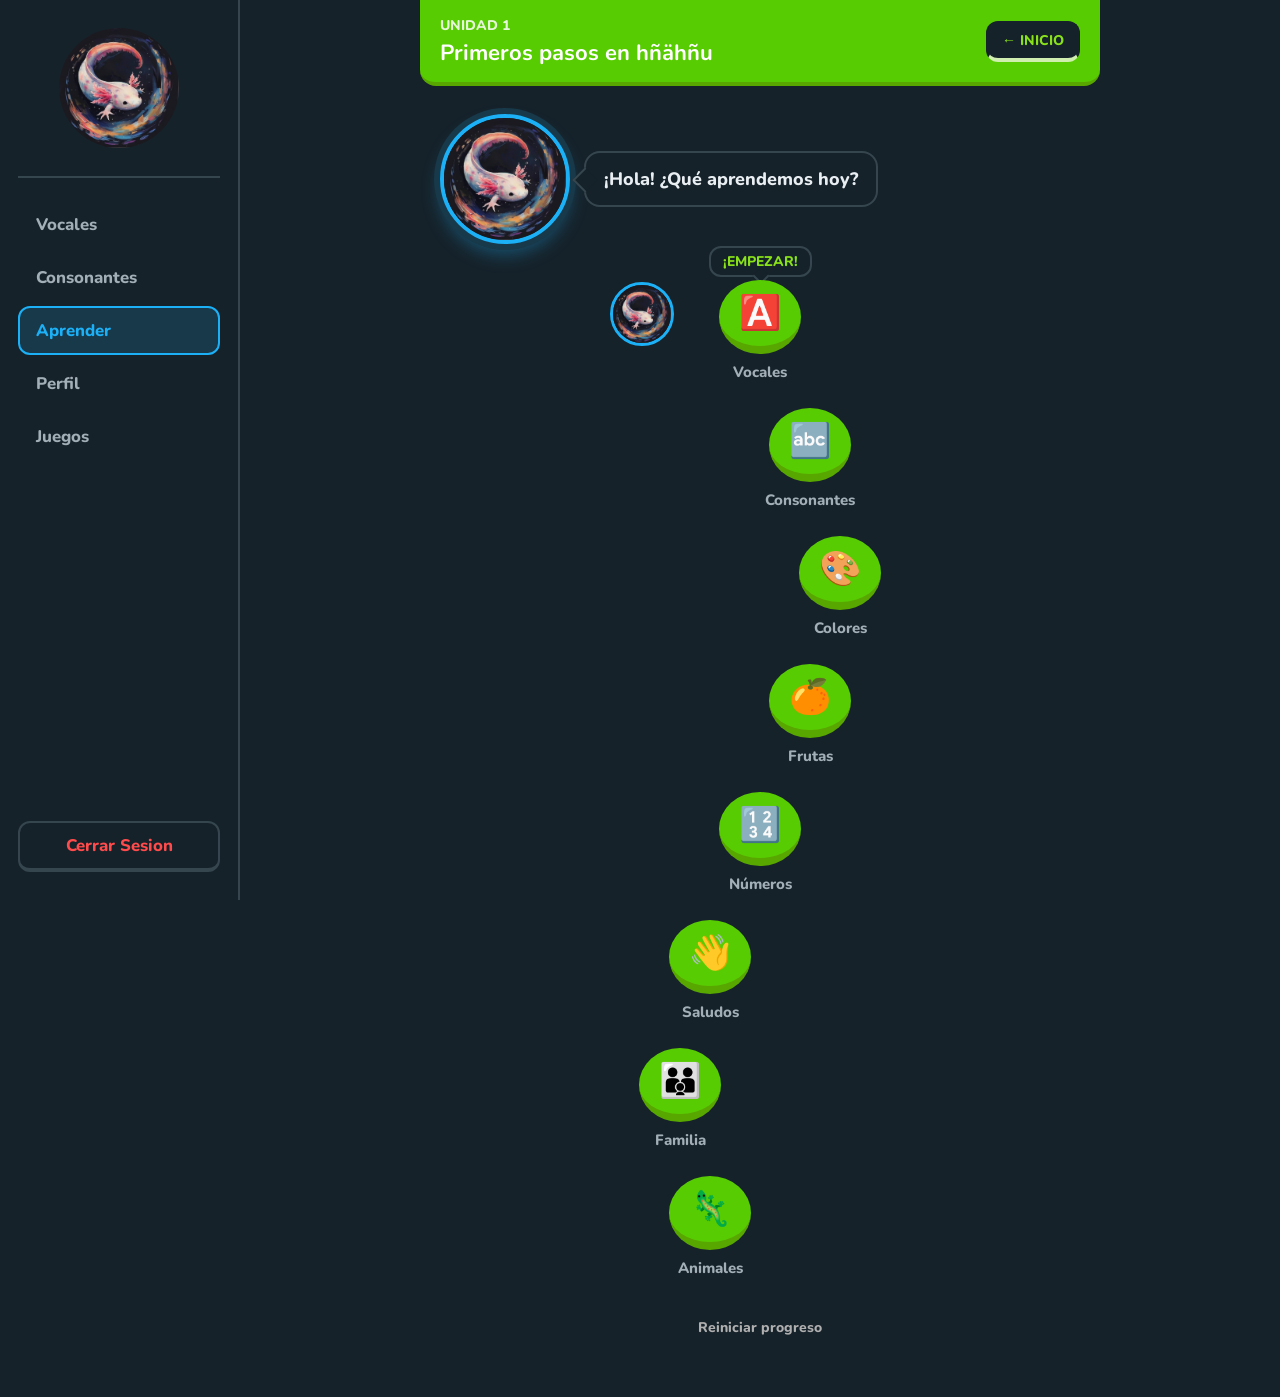
<file: public/men_lecc.html>
<!DOCTYPE html>
<html lang="es">

<head>
    <meta charset="UTF-8">
    <meta name="viewport" content="width=device-width, initial-scale=1.0">
    <title>Duolingo Otomí - Aprender</title>
    <link href="https://fonts.googleapis.com/css2?family=Nunito:wght@800&display=swap" rel="stylesheet">
    <link rel="stylesheet" href="menu.css">
    <link rel="stylesheet" href="sidebar.css">
</head>

<body class="con-menu">
    <!-- Menú lateral (igual al de inicio.html) -->
    <nav class="sidebar1">
        <div class="logo"><a href="inicio.html"><img src="../img/logo.png" alt="Inicio"></a></div>
        <ul class="menu-links1">
            <li><a href="Vocales.html">Vocales</a></li>
            <li><a href="cons.html">Consonantes</a></li>
            <li><a href="men_lecc.html" class="actual">Aprender</a></li>
            <li><a href="Perfil.html">Perfil</a></li>
            <li><a href="juegos.html">Juegos</a></li>
            <li><a href="../api/logout.php">Cerrar Sesion</a></li>
        </ul>
    </nav>

    <div class="home">
        <div class="unit">
            <div>
                <small>UNIDAD 1</small>
                <h1>Primeros pasos en hñähñu</h1>
            </div>
            <!-- Cambia el href por la página a la que quieres regresar -->
            <a class="home-btn" href="inicio.html">← INICIO</a>
        </div>

        <div class="hero">
            <div class="axo-wrap">
                <img class="axo" src="../img/logo.png" alt="Ajolote">
                <span class="bub"></span><span class="bub"></span><span class="bub"></span>
            </div>
            <div class="speech" id="speech">¡Hola! ¿Qué aprendemos hoy?</div>
        </div>

        <div class="path" id="path"></div>
        <button class="reset" id="reset">Reiniciar progreso</button>
    </div>

    <script>
        // ===== LECCIONES =====
        // href: archivo de la lección. Sin href = bloqueada ("próximamente").
        // Para agregar una lección nueva, añade un objeto aquí con su id y href.
        const LECCIONES = [
            { id: 'vocales', t: 'Vocales', icon: '🅰️', href: 'Vocales.html' },
            { id: 'alfabeto', t: 'Consonantes', icon: '🔤', href: 'cons.html' },
            { id: 'colores', t: 'Colores', icon: '🎨', href: 'colores.html' },
            { id: 'frutas', t: 'Frutas', icon: '🍊', href: 'frutas.html' },
            { id: 'numeros', t: 'Números', icon: '🔢', href: 'numeros.html' },
            { id: 'saludos', t: 'Saludos', icon: '👋', href: 'saludos.html' },
            { id: 'familia', t: 'Familia', icon: '👪', href: 'familia.html' },
            { id: 'animales', t: 'Animales', icon: '🦎', href: 'animales.html' },
        ];
        const OFFSETS = [0, 50, 80, 50, 0, -50, -80, -50]; // zigzag horizontal (px)
        const FRASES = ['¡Hola! ¿Qué aprendemos hoy?', '¡Vamos a nadar en otomí! 💧', 'Poco a poco se aprende.', '¡Tú puedes!'];

        // Progreso guardado en el navegador (las lecciones lo marcan al terminar)
        function leerHechas() {
            try { return JSON.parse(localStorage.getItem('otomi_done') || '[]'); } catch (e) { return []; }
        }

        function toast(msg) {
            const t = document.createElement('div');
            t.className = 'toast';
            t.textContent = msg;
            document.body.appendChild(t);
            setTimeout(() => t.remove(), 1600);
        }

        function dibujar() {
            const hechas = leerHechas();
            const actual = LECCIONES.find(l => l.href && !hechas.includes(l.id));
            const path = document.getElementById('path');
            path.innerHTML = '';

            LECCIONES.forEach((l, i) => {
                const esc = Math.min(1, (Math.min(window.innerWidth, 600) - 32) / 420);   // en pantallas angostas el zigzag se reduce
                const off = Math.round(OFFSETS[i % OFFSETS.length] * esc);
                const done = hechas.includes(l.id);
                const locked = !l.href;
                const isCur = actual && actual.id === l.id;

                const stop = document.createElement('div');
                stop.className = 'stop';
                stop.style.transform = `translateX(${off}px)`;

                if (isCur) {
                    const s = document.createElement('div');
                    s.className = 'start';
                    s.textContent = '¡EMPEZAR!';
                    stop.appendChild(s);
                    const m = document.createElement('img');
                    m.className = 'mini ' + (off >= 0 ? 'left' : 'right');
                    m.src = '../img/logo.png';
                    m.alt = 'Ajolote';
                    stop.appendChild(m);
                }

                const b = document.createElement('button');
                b.className = 'node' + (done ? ' done' : '') + (locked ? ' locked' : '') + (isCur ? ' current' : '');
                b.textContent = locked ? '🔒' : l.icon;
                b.setAttribute('aria-label', l.t);
                b.onclick = () => {
                    if (locked) {
                        stop.classList.remove('shake'); void stop.offsetWidth; stop.classList.add('shake');
                        toast('Próximamente: ' + l.t);
                        return;
                    }
                    location.href = l.href;
                };
                stop.appendChild(b);

                const lab = document.createElement('div');
                lab.className = 'label';
                lab.textContent = l.t;
                stop.appendChild(lab);

                path.appendChild(stop);
            });
        }

        // El ajolote cambia de frase al tocarlo
        let f = 0;
        document.querySelector('.axo').onclick = () => {
            f = (f + 1) % FRASES.length;
            document.getElementById('speech').textContent = FRASES[f];
        };

        document.getElementById('reset').onclick = async () => {
            try { localStorage.removeItem('otomi_done'); } catch (e) { }
            try { await fetch('../api/reiniciar_progreso.php', { method: 'POST', credentials: 'same-origin' }); } catch (e) { }
            dibujar();
        };

        dibujar();
        let _t; window.addEventListener('resize', () => { clearTimeout(_t); _t = setTimeout(dibujar, 150); });

        // Sincroniza las lecciones terminadas con la base de datos (y pide iniciar sesión si hace falta)
        (async () => {
            try {
                const r = await fetch('../api/sesion.php', { credentials: 'same-origin' });
                if (r.status === 401) { location.href = 'index.html'; return; }
                const d = await r.json();
                if (d.exito) {
                    const local = leerHechas();
                    localStorage.setItem('otomi_done', JSON.stringify([...new Set([...local, ...d.completadas])]));
                    dibujar();
                }
            } catch (e) { }
        })();
    </script>
</body>

</html>
</file>
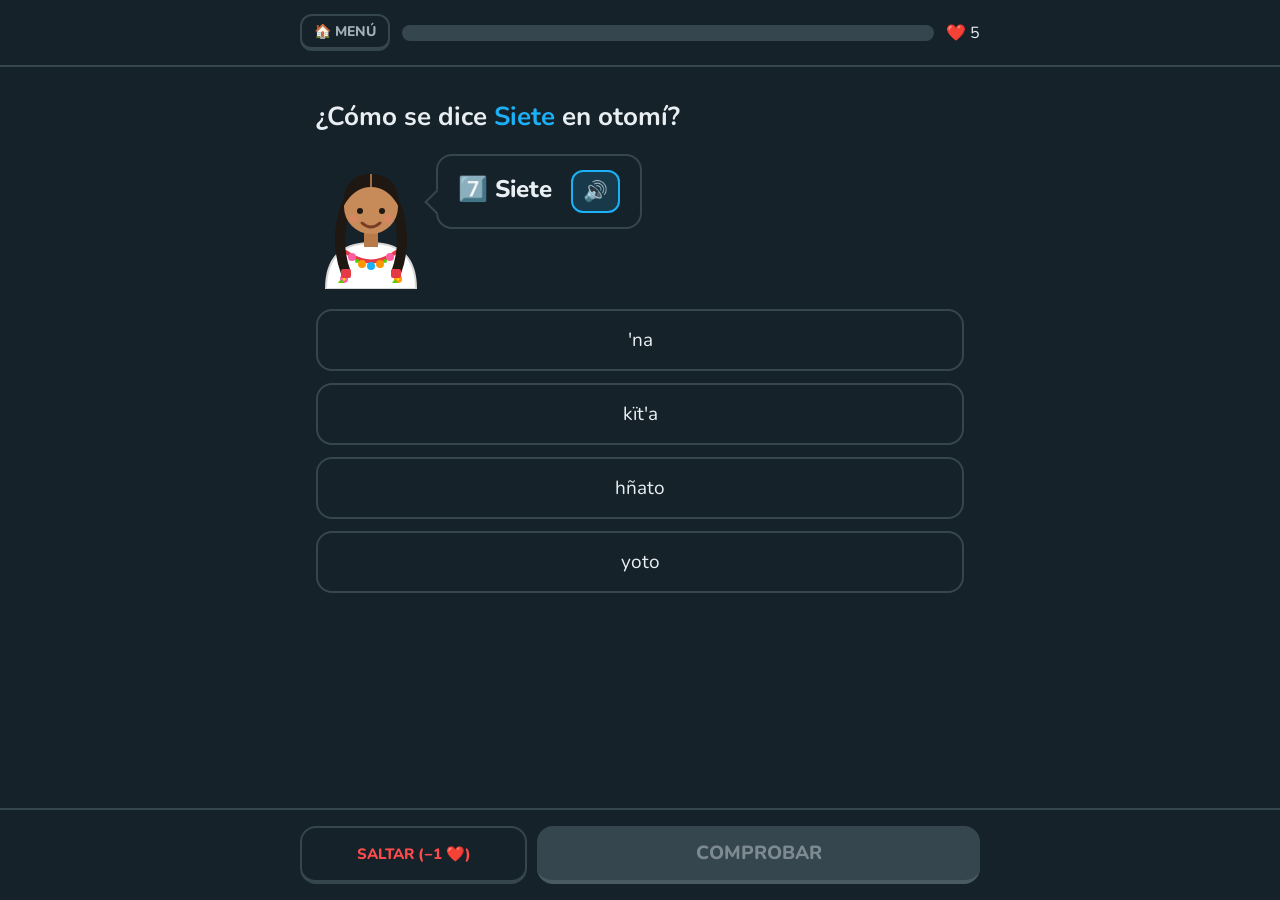
<file: public/numeros.html>
<!DOCTYPE html>
<html lang="es">

<head>
    <meta charset="UTF-8">
    <meta name="viewport" content="width=device-width, initial-scale=1.0">
    <title>Duolingo Otomí - Números</title>
    <link href="https://fonts.googleapis.com/css2?family=Nunito:wght@800&display=swap" rel="stylesheet">
    <link rel="stylesheet" href="estilo1.css">
</head>

<body>
    <div class="top">
        <button class="menu-btn" onclick="location.href='men_lecc.html'" aria-label="Volver al menú">🏠 MENÚ</button>
        <div class="progress">
            <div class="fill" id="fill"></div>
        </div>
        <div>❤️ <span id="lives">5</span></div>
    </div>
    <div class="wrap" id="app"></div>
    <div class="btn"><button id="skip">SALTAR (−1 ❤️)</button><button id="check" disabled>COMPROBAR</button></div>

    <script>const CATEGORIA = 'numeros';</script>
    <script src="vocab.js"></script>
    <script src="comun.js"></script>
    <script src="progreso.js"></script>
    <script src="leccion.js"></script>
</body>

</html>
</file>
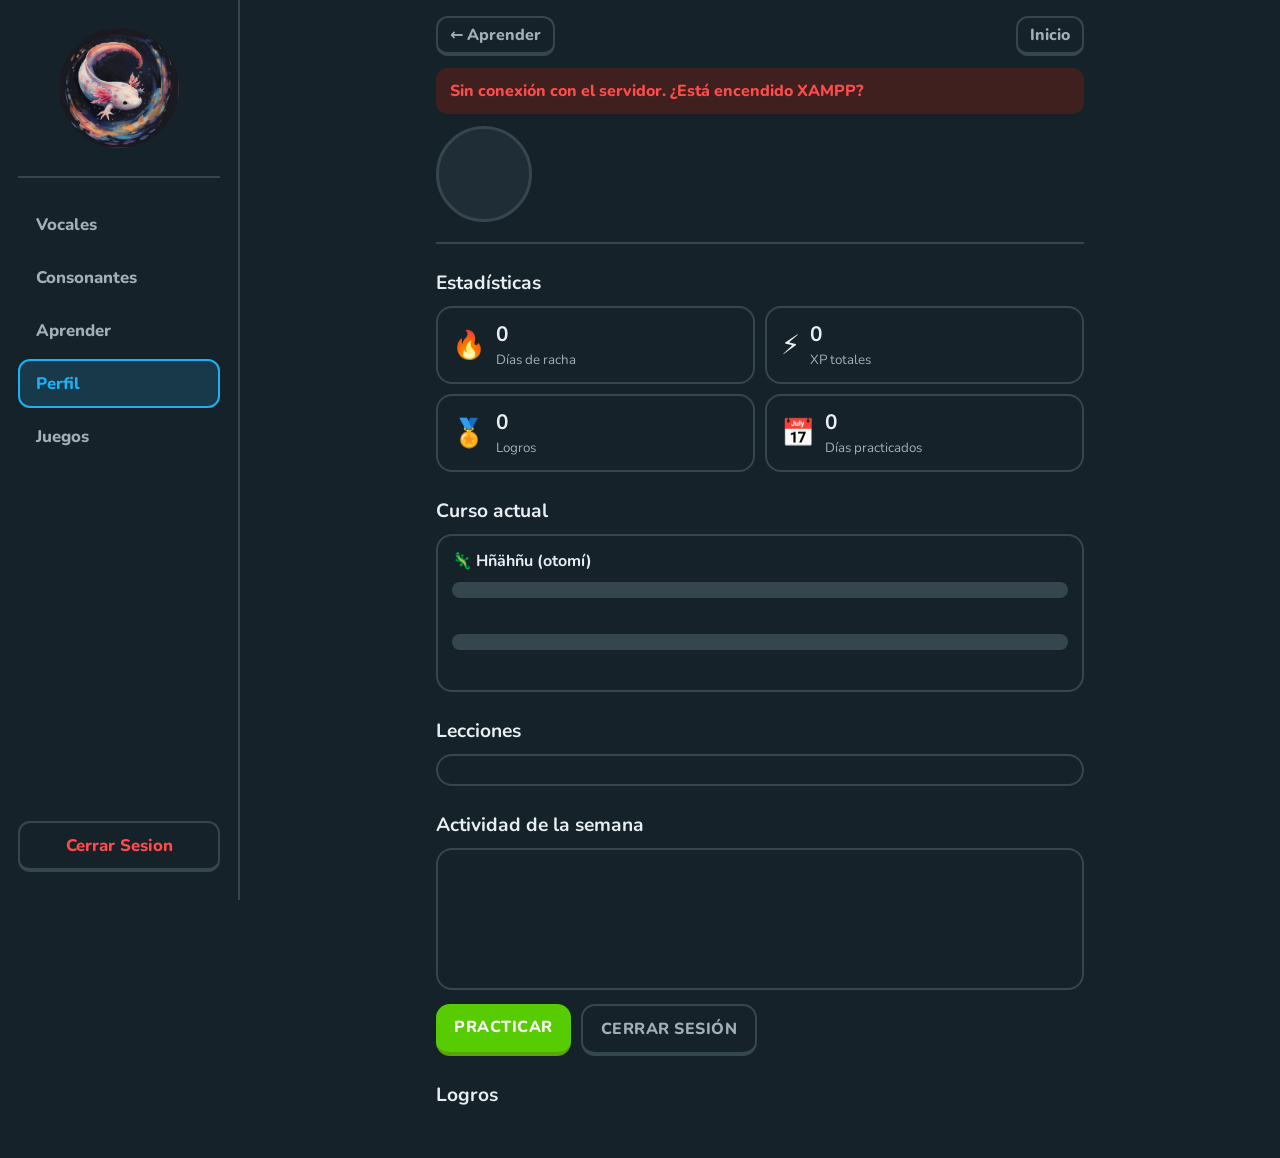
<file: public/Perfil.html>
<!DOCTYPE html>
<html lang="es">
<head>
<meta charset="utf-8">
<meta name="viewport" content="width=device-width, initial-scale=1, viewport-fit=cover">
<title>Perfil · Hñähñu</title>
<link href="https://fonts.googleapis.com/css2?family=Nunito:wght@400;800&display=swap" rel="stylesheet">
<style>
:root{--bg:#16222a;--fg:#e8eef2;--mut:#a3afb6;--line:#36464f;--card:#1e2d36;--green:#58cc02;--gd:#58a700;--blue:#1cb0f6;--orange:#ff9600;--red:#ff4b4b;--gold:#ffc800;box-sizing:border-box;padding-top:env(safe-area-inset-top,0px);padding-bottom:env(safe-area-inset-bottom,0px);color-scheme:dark}
*{box-sizing:border-box}
body{margin:0;background:var(--bg);color:var(--fg);font-family:"Nunito","Segoe UI",system-ui,sans-serif;display:flex;justify-content:center}
#app{width:100%;max-width:680px;padding:16px 16px 40px}
.hero{display:flex;gap:16px;align-items:center;border-bottom:2px solid var(--line);padding-bottom:20px}
.av{position:relative;width:96px;height:96px;border-radius:50%;background:var(--card);border:3px solid var(--line);display:flex;align-items:center;justify-content:center;font-size:3.2rem;cursor:pointer;flex:none;overflow:visible}
.av img{width:100%;height:100%;border-radius:50%;object-fit:cover;display:block}
.av .cam{position:absolute;right:-4px;bottom:-4px;width:32px;height:32px;border-radius:50%;background:var(--blue);color:#fff;font-size:1rem;display:flex;align-items:center;justify-content:center;border:3px solid var(--bg)}
.av.sub{opacity:.5;pointer-events:none}
.picker .sep{flex-basis:100%;height:0}
.picker .foto{font:inherit;font-size:.95rem;font-weight:800;color:var(--fg)}
.picker .foto.del{color:var(--red)}
.hero input{font:inherit;font-size:1.6rem;font-weight:800;color:var(--fg);background:transparent;border:2px solid transparent;border-radius:10px;padding:2px 6px;width:100%}
.hero input:hover,.hero input:focus{border-color:var(--line);outline:0}
.mut{color:var(--mut);font-size:.9rem;padding-left:6px}
.picker{display:none;flex-wrap:wrap;gap:8px;margin:14px 0;padding:12px;background:var(--card);border-radius:16px}
.picker.on{display:flex}
.picker button{font-size:1.8rem;background:var(--bg);border:2px solid var(--line);border-bottom-width:4px;border-radius:14px;padding:6px 10px;cursor:pointer}
h2{font-size:1.2rem;margin:26px 0 10px}
.stats{display:grid;grid-template-columns:1fr 1fr;gap:10px}
.st{border:2px solid var(--line);border-radius:16px;padding:12px 14px;display:flex;gap:10px;align-items:center}
.st span{font-size:1.7rem}
.st b{display:block;font-size:1.3rem}
.st small{color:var(--mut)}
.card{border:2px solid var(--line);border-radius:16px;padding:14px}
.row{display:flex;justify-content:space-between;align-items:center;gap:10px}
.bar{height:16px;background:var(--line);border-radius:8px;overflow:hidden;margin:10px 0 4px}
.bar i{display:block;height:100%;background:var(--green);border-radius:8px;transition:width .4s}
.goal i{background:var(--orange)}
.chips{display:flex;gap:8px;flex-wrap:wrap;margin-top:8px}
.chip{font:inherit;font-weight:800;color:var(--fg);background:var(--bg);border:2px solid var(--line);border-bottom-width:4px;border-radius:12px;padding:6px 14px;cursor:pointer}
.chip.on{border-color:var(--blue);color:var(--blue)}
.week{display:flex;gap:8px;align-items:flex-end;height:110px}
.week div{flex:1;text-align:center;font-size:.75rem;color:var(--mut)}
.week i{display:block;background:var(--blue);border-radius:6px 6px 0 0;min-height:4px;margin-bottom:4px}
.btn{font:inherit;font-weight:800;text-transform:uppercase;letter-spacing:.5px;color:#fff;background:var(--green);border:0;border-bottom:4px solid var(--gd);border-radius:14px;padding:12px 18px;cursor:pointer}
.btn.sec{color:var(--mut);background:var(--bg);border:2px solid var(--line);border-bottom-width:4px}
.ach{display:grid;gap:10px}
.a{display:flex;gap:12px;align-items:center;border:2px solid var(--line);border-radius:16px;padding:10px 14px}
.a span{font-size:2rem}
.a.lock{opacity:.45;filter:grayscale(1)}
.a b{display:block}
.a small{color:var(--mut)}
.btns{display:flex;gap:10px;margin-top:14px;flex-wrap:wrap}
.top{display:flex;justify-content:space-between;align-items:center;margin-bottom:10px}
.top a{color:var(--mut);font-weight:800;text-decoration:none;border:2px solid var(--line);border-bottom-width:4px;border-radius:12px;padding:6px 12px}
a.btn{text-decoration:none;display:inline-block}
#aviso{display:none;margin:12px 0;padding:12px 14px;border-radius:12px;font-weight:800;background:#40201f;color:var(--red)}
#aviso.on{display:block}
.ach .a.click{cursor:pointer}
</style>
    <link rel="stylesheet" href="sidebar.css">
</head>
<body class="con-menu">
    <!-- Menú lateral (igual al de inicio.html) -->
    <nav class="sidebar1">
        <div class="logo"><a href="inicio.html"><img src="../img/logo.png" alt="Inicio"></a></div>
        <ul class="menu-links1">
            <li><a href="Vocales.html">Vocales</a></li>
            <li><a href="cons.html">Consonantes</a></li>
            <li><a href="men_lecc.html">Aprender</a></li>
            <li><a href="Perfil.html" class="actual">Perfil</a></li>
            <li><a href="juegos.html">Juegos</a></li>
            <li><a href="../api/logout.php">Cerrar Sesion</a></li>
        </ul>
    </nav>

<div id="app">
 <div class="top"><a href="men_lecc.html">← Aprender</a><a href="inicio.html">Inicio</a></div>
 <div id="aviso"></div>
 <div class="hero">
  <div class="av" id="av" title="Cambiar foto o avatar"></div>
  <input type="file" id="fi" accept="image/jpeg,image/png,image/webp,image/gif" hidden>
  <div style="flex:1;min-width:0">
   <input id="nm" maxlength="30" aria-label="Nombre">
   <div class="mut" id="un"></div>
   <div class="mut" id="em"></div>
   <div class="mut" id="un2"></div>
   <div class="mut" id="un3"></div>
  </div>
 </div>
 <div class="picker" id="pk"></div>

 <h2>Estadísticas</h2>
 <div class="stats">
  <div class="st"><span>🔥</span><div><b id="s1">0</b><small>Días de racha</small></div></div>
  <div class="st"><span>⚡</span><div><b id="s2">0</b><small>XP totales</small></div></div>
  <div class="st"><span>🏅</span><div><b id="s3">0</b><small>Logros</small></div></div>
  <div class="st"><span>📅</span><div><b id="s4">0</b><small>Días practicados</small></div></div>
 </div>

 <h2>Curso actual</h2>
 <div class="card">
  <div class="row"><b>🦎 Hñähñu (otomí)</b><span class="mut" id="lv"></span></div>
  <div class="bar"><i id="cb" style="width:0"></i></div>
  <small class="mut" id="ct"></small>
  <div class="bar"><i id="pb" style="width:0;background:var(--blue)"></i></div>
  <small class="mut" id="pt"></small>
 </div>

 <h2>Lecciones</h2>
 <div class="card"><div class="chips" id="ls" style="margin-top:0"></div></div>

 <h2>Actividad de la semana</h2>
 <div class="card"><div class="week" id="wk"></div></div>

 <div class="btns">
  <a class="btn" href="men_lecc.html">Practicar</a>
  <a class="btn sec" href="../api/logout.php">Cerrar sesión</a>
 </div>

 <h2>Logros</h2>
 <div class="ach" id="ac"></div>
</div>
<script>
const $=id=>document.getElementById(id);
const AV=["🦎","🦅","🌵","🐢","🦋","🐍","🌽","🐇"];
const LV=[0,50,120,250,450,700,1000,1500];
let D=null;

function aviso(t){const a=$("aviso");a.textContent=t;a.classList.add("on");setTimeout(()=>a.classList.remove("on"),4000)}
async function api(cuerpo){
 try{
  const r=await fetch("../api/perfil.php",{method:cuerpo?"POST":"GET",credentials:"same-origin",headers:{"Content-Type":"application/json"},body:cuerpo?JSON.stringify(cuerpo):undefined});
  if(r.status===401){location.href="index.html";return null}
  const d=await r.json();
  if(!d.exito){aviso(d.mensaje||"Ocurrió un error");return null}
  return d;
 }catch(e){aviso("Sin conexión con el servidor. ¿Está encendido XAMPP?");return null}
}
const level=()=>{let l=0;const xp=D.progreso.experiencia;while(l+1<LV.length&&xp>=LV[l+1])l++;return l};
const ymd=d=>d.getFullYear()+"-"+String(d.getMonth()+1).padStart(2,"0")+"-"+String(d.getDate()).padStart(2,"0");
const hoyXp=()=>D.actividad[D.hoy]||0;

function logros(){
 const p=D.progreso,u=D.usuario;
 return [
  ["🌱","Primer paso","Gana tu primer XP",p.experiencia>=10],
  ["📖","Primera lección","Termina una lección",D.completadas.length>=1],
  ["🔥","Racha de 3","Practica 3 días seguidos",p.racha>=3],
  ["🔥","Racha de 7","Practica 7 días seguidos",p.racha>=7],
  ["⚡","100 XP","Llega a 100 XP",p.experiencia>=100],
  ["💎","500 XP","Llega a 500 XP",p.experiencia>=500],
  ["🎓","Curso completo","Termina todas las lecciones",D.completadas.length>=D.total_lecciones],
  ["🎨","Mi estilo","Toca aquí y sube una foto o elige un avatar",u.avatar>0||!!u.foto]
 ];
}

function render(){
 const u=D.usuario,p=D.progreso;
 const av=$("av");av.innerHTML="";
 if(u.foto){const im=document.createElement("img");im.alt="Foto de perfil de "+u.nombre;im.src="../"+u.foto;
  im.onerror=()=>{u.foto=null;render()};av.appendChild(im)}   // si el archivo ya no existe, vuelve al avatar
 else av.appendChild(document.createTextNode(AV[u.avatar]||AV[0]));
 const cam=document.createElement("span");cam.className="cam";cam.textContent="📷";av.appendChild(cam);
 $("qf").style.display=u.foto?"":"none";
 if(document.activeElement!==$("nm"))$("nm").value=u.nombre;
 $("un").textContent="@"+u.nombre.toLowerCase().normalize("NFD").replace(/[\u0300-\u036f]/g,"").replace(/[^a-z0-9]+/g,"_").replace(/^_|_$/g,"");
 $("em").textContent=u.email+" · "+u.pais;
 const f=new Date(u.fecha_registro.replace(" ","T"));
 $("un2").textContent=isNaN(f)?"":"Se unió en "+f.toLocaleDateString("es-MX",{month:"long",year:"numeric"});
 const fn=u.fecha_nac?new Date(u.fecha_nac+"T00:00:00"):null;
 if(fn&&!isNaN(fn)){const h=new Date();let ed=h.getFullYear()-fn.getFullYear();
  if(h.getMonth()<fn.getMonth()||(h.getMonth()===fn.getMonth()&&h.getDate()<fn.getDate()))ed--;
  $("un3").textContent="Nació el "+fn.toLocaleDateString("es-MX",{day:"numeric",month:"long",year:"numeric"})+" · "+ed+" años"}
 else $("un3").textContent="";

 const L=logros(),n=L.filter(a=>a[3]).length,t=hoyXp(),l=level();
 $("s1").textContent=p.racha;$("s2").textContent=p.experiencia;$("s3").textContent=n;$("s4").textContent=D.dias_practicados;

 const lo=LV[l],hi=LV[l+1];
 $("lv").textContent="Nivel "+(l+1);
 $("cb").style.width=hi?Math.min(100,(p.experiencia-lo)/(hi-lo)*100)+"%":"100%";
 $("ct").textContent=hi?(hi-p.experiencia)+" XP para el nivel "+(l+2):"¡Nivel máximo!";
 $("pb").style.width=p.porcentaje+"%";
 $("pt").textContent=D.completadas.length+" de "+D.total_lecciones+" lecciones · "+p.porcentaje+"% del curso";

 // Lecciones: ✅ las que ya terminó
 const NL={vocales:["🅰️","Vocales"],alfabeto:["🔤","Consonantes"],colores:["🎨","Colores"],frutas:["🍊","Frutas"],numeros:["🔢","Números"],saludos:["👋","Saludos"],familia:["👪","Familia"],animales:["🦎","Animales"]};
 $("ls").innerHTML="";
 Object.keys(NL).forEach(id=>{const ok=D.completadas.includes(id),c=document.createElement("span");c.className="chip"+(ok?" on":"");c.textContent=(ok?"✅ ":NL[id][0]+" ")+NL[id][1];$("ls").appendChild(c)});

 // Semana: 7 días terminando en "hoy" (fecha del servidor)
 const [Y,M,Dd]=D.hoy.split("-").map(Number),N=["D","L","M","M","J","V","S"],dias=[];
 for(let k=6;k>=0;k--){const d=new Date(Y,M-1,Dd-k);dias.push([N[d.getDay()],D.actividad[ymd(d)]||0])}
 const mx=Math.max(1,...dias.map(x=>x[1]));
 $("wk").innerHTML=dias.map(x=>'<div><i style="height:'+Math.max(4,x[1]/mx*80)+'px"></i>'+x[0]+'</div>').join("");

 $("ac").innerHTML="";
 L.forEach(a=>{
  const d=document.createElement("div");d.className="a"+(a[3]?"":" lock")+(a[1]==="Mi estilo"?" click":"");
  d.innerHTML='<span></span><div><b></b><small></small></div>';
  d.querySelector("span").textContent=a[0];d.querySelector("b").textContent=a[1];d.querySelector("small").textContent=a[2];
  if(a[1]==="Mi estilo")d.onclick=()=>{$("pk").classList.add("on");window.scrollTo({top:0,behavior:"smooth"})};
  $("ac").appendChild(d);
 });
}

$("av").onclick=()=>$("pk").classList.toggle("on");
AV.forEach((e,k)=>{const b=document.createElement("button");b.textContent=e;
 b.onclick=async()=>{if(await api({avatar:k})){D.usuario.avatar=k;$("pk").classList.remove("on");render();if(D.usuario.foto)aviso("Tu foto sigue activa; toca «Quitar foto» para ver el avatar.")}};$("pk").appendChild(b)});

// ---- Foto de perfil ----
const bSub=document.createElement("button");bSub.className="foto";bSub.textContent="📷 Subir foto";
const bQui=document.createElement("button");bQui.className="foto del";bQui.id="qf";bQui.textContent="🗑 Quitar foto";
const sep=document.createElement("span");sep.className="sep";
$("pk").append(sep,bSub,bQui);
bSub.onclick=()=>$("fi").click();

// Reduce la imagen en el navegador (cuadrada, 400 px, JPG): sube rápido y no choca con el límite de tamaño de PHP
function reducir(archivo){
 return new Promise((ok,fallo)=>{
  const url=URL.createObjectURL(archivo),im=new Image();
  im.onload=()=>{
   const L=Math.min(im.naturalWidth,im.naturalHeight),T=Math.min(400,L),c=document.createElement("canvas");
   c.width=c.height=T;const x=c.getContext("2d");x.fillStyle="#fff";x.fillRect(0,0,T,T);
   x.drawImage(im,(im.naturalWidth-L)/2,(im.naturalHeight-L)/2,L,L,0,0,T,T);
   URL.revokeObjectURL(url);
   c.toBlob(b=>b?ok(b):fallo(),"image/jpeg",.88);
  };
  im.onerror=()=>{URL.revokeObjectURL(url);fallo()};
  im.src=url;
 });
}
$("fi").onchange=async()=>{
 const a=$("fi").files[0];$("fi").value="";
 if(!a)return;
 if(!/^image\//.test(a.type)){aviso("Elige un archivo de imagen (JPG, PNG, WEBP o GIF)");return}
 $("av").classList.add("sub");
 try{
  let blob;try{blob=await reducir(a)}catch(e){blob=a}   // si el navegador no puede leerla, la manda tal cual y el servidor decide
  const fd=new FormData();fd.append("foto",blob,"perfil.jpg");
  const r=await fetch("../api/subir_foto.php",{method:"POST",credentials:"same-origin",body:fd});
  if(r.status===401){location.href="index.html";return}
  let d;try{d=await r.json()}catch(e){d={exito:false,mensaje:"El servidor no respondió como se esperaba"}}
  if(!d.exito)aviso(d.mensaje||"No se pudo subir la foto");
  else{D.usuario.foto=d.foto;$("pk").classList.remove("on");render()}
 }catch(e){aviso("Sin conexión con el servidor. ¿Está encendido XAMPP?")}
 $("av").classList.remove("sub");
};
bQui.onclick=async()=>{
 try{
  const r=await fetch("../api/eliminar_foto.php",{method:"POST",credentials:"same-origin",headers:{"Content-Type":"application/json"},body:"{}"});
  const d=await r.json();
  if(!d.exito){aviso(d.mensaje||"No se pudo quitar la foto");return}
  D.usuario.foto=null;$("pk").classList.remove("on");render();
 }catch(e){aviso("Sin conexión con el servidor. ¿Está encendido XAMPP?")}
};

async function guardarNombre(){
 const v=$("nm").value.trim();
 if(!v||v===D.usuario.nombre){$("nm").value=D.usuario.nombre;return}
 if(await api({nombre:v})){D.usuario.nombre=v;render()}else $("nm").value=D.usuario.nombre;
}
$("nm").onblur=guardarNombre;
$("nm").onkeydown=e=>{if(e.key==="Enter")$("nm").blur()};

api().then(d=>{if(d){D=d;render()}});
// Si vuelve con el botón «atrás», recarga los datos para ver el XP recién ganado
window.addEventListener("pageshow",e=>{if(e.persisted)api().then(d=>{if(d){D=d;render()}})});
</script>
</body>
</html>
</file>
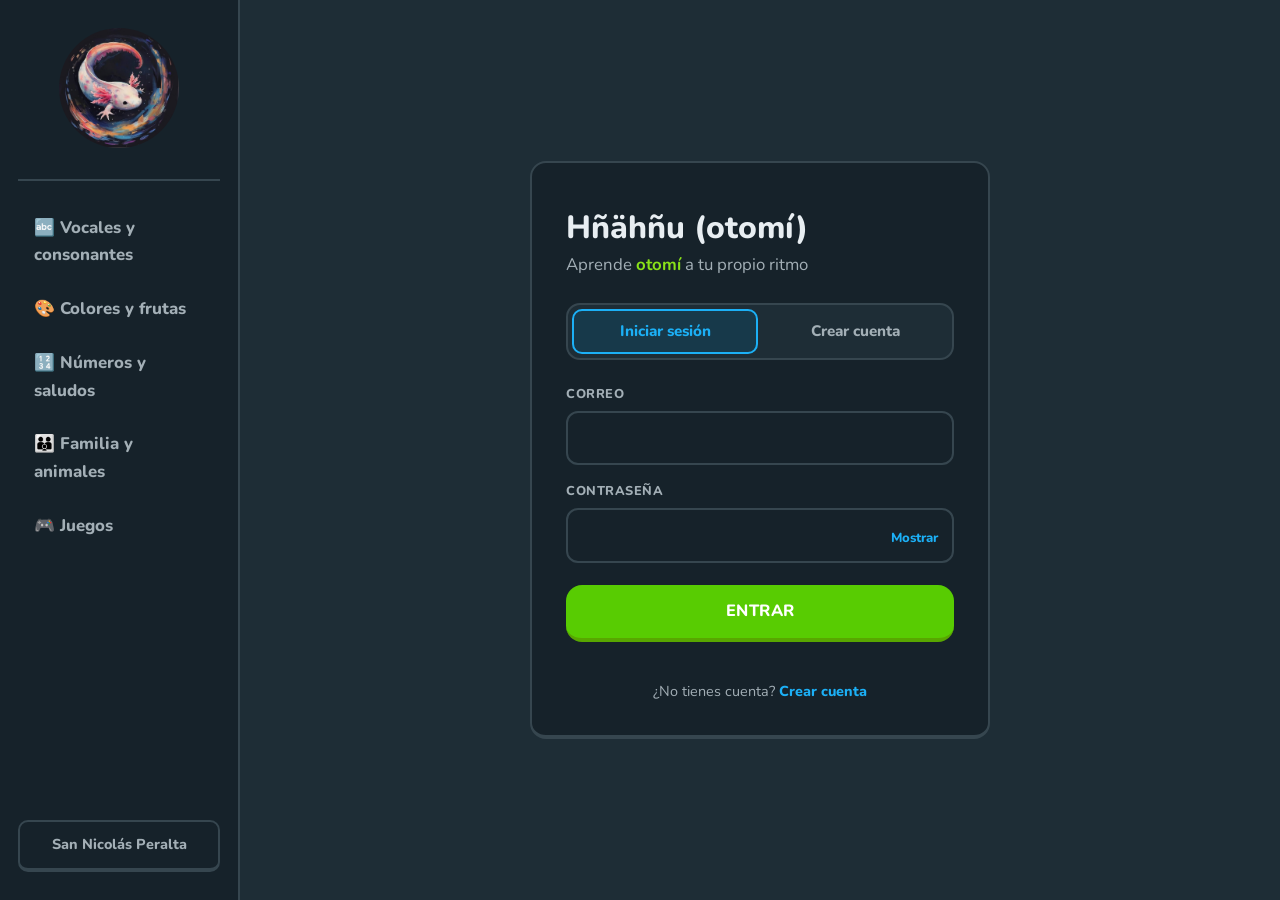
<file: public/registro.html>
<!DOCTYPE html>
<html lang="es">

<head>
    <meta charset="UTF-8">
    <meta name="viewport" content="width=device-width, initial-scale=1.0">
    <title>Hñähñu — Entrar o crear cuenta</title>
    <style>
        /* Mismo diseño que index.html y las lecciones: blanco, verde #58cc02, azul #1cb0f6, Nunito */
        @import url("https://fonts.googleapis.com/css2?family=Nunito:wght@400;600;700;800&display=swap");

        :root {
            --tinta: #e8eef2;
            --tinta-suave: #17394a;
            --lago: #1cb0f6;
            --lago-oscuro: #1899d6;
            --verde: #58cc02;
            --verde-oscuro: #58a700;
            --cempasuchil: #58cc02;
            --fondo: #1e2d36;
            --superficie: #16222a;
            --texto: #e8eef2;
            --texto-suave: #a3afb6;
            --linea: #36464f;
            --error: #ff4b4b;
            --radio: 16px;
            --ancho-menu: 240px;
            --sombra: none;
            --sombra-alta: none;
        }

        *, *::before, *::after { box-sizing: border-box; }
        :root { color-scheme: dark; }

        body {
            background: #16222a;
            margin: 0;
            font-family: "Nunito", "Segoe UI", system-ui, sans-serif;
            font-size: 1.05rem;
            line-height: 1.65;
            color: var(--texto);
            background: var(--fondo);
        }

        /* ---------- Panel lateral (igual al menú del index) ---------- */
        .sidebar1 {
            position: fixed;
            inset: 0 auto 0 0;
            width: var(--ancho-menu);
            display: flex;
            flex-direction: column;
            padding: 28px 18px;
            background: #16222a;
            color: var(--texto);
            border-right: 2px solid var(--linea);
            z-index: 20;
        }

        .logo {
            text-align: center;
            padding-bottom: 22px;
            margin-bottom: 22px;
            border-bottom: 2px solid var(--linea);
        }

        .logo img { max-width: 120px; height: auto; border-radius: 100px; }

        .sidebar1 ul { list-style: none; margin: 0; padding: 0; display: flex; flex-direction: column; gap: 4px; flex: 1; }

        .sidebar1 li {
            padding: 11px 16px;
            border-radius: 10px;
            color: var(--texto-suave);
            font-weight: 800;
        }

        .sidebar1 li:last-child {
            margin-top: auto;
            border: 2px solid var(--linea);
            border-bottom-width: 4px;
            text-align: center;
            font-size: .9rem;
        }

        /* ---------- Contenido ---------- */
        .main-content {
            margin-left: var(--ancho-menu);
            min-height: 100vh;
            display: flex;
            align-items: center;
            justify-content: center;
            padding: 32px 20px;
        }

        .marco {
            width: 100%;
            max-width: 460px;
            background: var(--superficie);
            border-radius: var(--radio);
            border: 2px solid var(--linea);
            border-bottom-width: 4px;
            padding: 40px 34px 32px;
            position: relative;
            overflow: hidden;
        }

        h1 {
            font-size: 2rem;
            font-weight: 800;
            line-height: 1.2;
            margin: 6px 0 4px;
            color: var(--tinta);
        }

        .subtitulo { color: var(--texto-suave); margin: 0 0 24px; }
        .subtitulo strong { color: #89e219; }

        /* Pestañas */
        .pestanas {
            display: flex;
            gap: 4px;
            padding: 4px;
            margin-bottom: 24px;
            background: var(--fondo);
            border: 2px solid var(--linea);
            border-radius: 14px;
        }

        .pestana {
            flex: 1;
            border: none;
            background: none;
            padding: 10px 0;
            border-radius: 10px;
            font: inherit;
            font-weight: 800;
            font-size: .95rem;
            color: var(--texto-suave);
            cursor: pointer;
            transition: background .2s, color .2s;
        }

        .pestana:hover { color: var(--tinta); }
        .pestana.activa { background: #17394a; color: var(--lago); box-shadow: inset 0 0 0 2px var(--lago); }

        form { display: none; flex-direction: column; gap: 16px; }
        form.activo { display: flex; }

        label {
            display: flex;
            flex-direction: column;
            gap: 6px;
            font-size: .8rem;
            font-weight: 800;
            letter-spacing: .04em;
            text-transform: uppercase;
            color: var(--texto-suave);
        }

        input, select {
            font: inherit;
            font-size: 1rem;
            font-weight: 600;
            text-transform: none;
            letter-spacing: 0;
            padding: 12px 14px;
            border: 2px solid var(--linea);
            border-radius: 12px;
            background: #16222a;
            color: var(--texto);
            transition: border-color .2s, box-shadow .2s;
            width: 100%;
        }

        input:focus, select:focus {
            outline: none;
            border-color: var(--lago);
            box-shadow: 0 0 0 4px rgba(28, 176, 246, .18);
        }

        .campo-clave { position: relative; }
        .campo-clave input { padding-right: 78px; }
        .ver {
            position: absolute;
            right: 8px; bottom: 7px;
            border: none; background: none;
            font: inherit; font-size: .82rem; font-weight: 800;
            color: var(--lago); cursor: pointer; padding: 6px 8px;
        }

        .dos { display: grid; grid-template-columns: 1fr 1fr; gap: 14px; }

        button.enviar {
            margin-top: 6px;
            background: var(--verde);
            color: #fff;
            border: none;
            border-bottom: 4px solid var(--verde-oscuro);
            border-radius: 16px;
            padding: 13px;
            font: inherit;
            font-weight: 800;
            font-size: 1.02rem;
            letter-spacing: .5px;
            text-transform: uppercase;
            cursor: pointer;
        }

        button.enviar:active { transform: translateY(2px); border-bottom-width: 2px; }
        button.enviar:disabled { background: #36464f; border-bottom-color: #aaa; color: #7d8a91; cursor: not-allowed; transform: none; }

        .mensaje { margin-top: 18px; padding: 12px 14px; border-radius: 10px; font-size: .95rem; font-weight: 600; display: none; }
        .mensaje.mostrar { display: block; }
        .mensaje.exito { background: #1e3b14; color: #89e219; border: 2px solid #58cc02; }
        .mensaje.error { background: #40201f; color: #ff4b4b; border: 2px solid #ff4b4b; }

        .pie { margin: 22px 0 0; text-align: center; font-size: .9rem; color: var(--texto-suave); }
        .pie a { color: var(--lago); font-weight: 800; text-decoration: none; }
        .pie a:hover { text-decoration: underline; }

        /* ---------- Pantallas pequeñas: el menú pasa arriba ---------- */
        @media (max-width: 820px) {
            .sidebar1 { position: static; width: auto; flex-direction: row; align-items: center; padding: 12px 18px; gap: 14px; }
            .logo { padding: 0; margin: 0; border: 0; }
            .logo img { max-width: 52px; }
            .sidebar1 ul { display: none; }
            .sidebar1::after { content: 'Hñähñu · Aprende otomí'; font-weight: 800; }
            .main-content { margin-left: 0; min-height: auto; align-items: flex-start; padding: 22px 14px; }
            .marco { padding: 34px 20px 26px; }
            .dos { grid-template-columns: 1fr; }
        }
        @media (max-width: 420px) { .marco { padding: 28px 16px 22px } h1 { font-size: 1.7rem } .main-content { padding: 14px 10px } }
    </style>
</head>

<body>
    <nav class="sidebar1">
        <div class="logo"><img src="../img/logo.png" alt="Logo Hñähñu"></div>
        <ul>
            <li>🔤 Vocales y consonantes</li>
            <li>🎨 Colores y frutas</li>
            <li>🔢 Números y saludos</li>
            <li>👪 Familia y animales</li>
            <li>🎮 Juegos</li>
            <li>San Nicolás Peralta</li>
        </ul>
    </nav>

    <main class="main-content">
        <div class="marco">
            <h1>Hñähñu (otomí)</h1>
            <p class="subtitulo">Aprende <strong>otomí</strong> a tu propio ritmo</p>

            <div class="pestanas">
                <button class="pestana activa" data-form="form-login" type="button">Iniciar sesión</button>
                <button class="pestana" data-form="form-registro" type="button">Crear cuenta</button>
            </div>

            <form id="form-login" class="activo">
                <label>Correo
                    <input type="email" name="correo" autocomplete="email" required>
                </label>
                <label>Contraseña
                    <span class="campo-clave">
                        <input type="password" name="contrasena" autocomplete="current-password" required>
                        <button type="button" class="ver">Mostrar</button>
                    </span>
                </label>
                <button type="submit" class="enviar">Entrar</button>
                <p class="pie">¿No tienes cuenta? <a href="#" data-ir="form-registro">Crear cuenta</a></p>
            </form>

            <form id="form-registro">
                <label>Nombre
                    <input type="text" name="nombre" maxlength="60" autocomplete="name" required>
                </label>
                <label>Correo
                    <input type="email" name="correo" maxlength="100" autocomplete="email" required>
                </label>
                <label>Contraseña
                    <span class="campo-clave">
                        <input type="password" name="contrasena" minlength="6" autocomplete="new-password" required>
                        <button type="button" class="ver">Mostrar</button>
                    </span>
                </label>
                <div class="dos">
                    <label>Fecha de nacimiento
                        <input type="date" name="fecha_nac" id="fecha_nac" required>
                    </label>
                    <label>País
                        <select name="pais" autocomplete="country-name" required>
                        <option value="Afganistán">Afganistán</option>
                        <option value="Albania">Albania</option>
                        <option value="Alemania">Alemania</option>
                        <option value="Andorra">Andorra</option>
                        <option value="Angola">Angola</option>
                        <option value="Antigua y Barbuda">Antigua y Barbuda</option>
                        <option value="Arabia Saudita">Arabia Saudita</option>
                        <option value="Argelia">Argelia</option>
                        <option value="Argentina">Argentina</option>
                        <option value="Armenia">Armenia</option>
                        <option value="Australia">Australia</option>
                        <option value="Austria">Austria</option>
                        <option value="Azerbaiyán">Azerbaiyán</option>
                        <option value="Bahamas">Bahamas</option>
                        <option value="Bangladés">Bangladés</option>
                        <option value="Barbados">Barbados</option>
                        <option value="Baréin">Baréin</option>
                        <option value="Bélgica">Bélgica</option>
                        <option value="Belice">Belice</option>
                        <option value="Benín">Benín</option>
                        <option value="Bielorrusia">Bielorrusia</option>
                        <option value="Birmania">Birmania</option>
                        <option value="Bolivia">Bolivia</option>
                        <option value="Bosnia y Herzegovina">Bosnia y Herzegovina</option>
                        <option value="Botsuana">Botsuana</option>
                        <option value="Brasil">Brasil</option>
                        <option value="Brunéi">Brunéi</option>
                        <option value="Bulgaria">Bulgaria</option>
                        <option value="Burkina Faso">Burkina Faso</option>
                        <option value="Burundi">Burundi</option>
                        <option value="Bután">Bután</option>
                        <option value="Cabo Verde">Cabo Verde</option>
                        <option value="Camboya">Camboya</option>
                        <option value="Camerún">Camerún</option>
                        <option value="Canadá">Canadá</option>
                        <option value="Catar">Catar</option>
                        <option value="Chad">Chad</option>
                        <option value="Chequia">Chequia</option>
                        <option value="Chile">Chile</option>
                        <option value="China">China</option>
                        <option value="Chipre">Chipre</option>
                        <option value="Ciudad del Vaticano">Ciudad del Vaticano</option>
                        <option value="Colombia">Colombia</option>
                        <option value="Comoras">Comoras</option>
                        <option value="Corea del Norte">Corea del Norte</option>
                        <option value="Corea del Sur">Corea del Sur</option>
                        <option value="Costa de Marfil">Costa de Marfil</option>
                        <option value="Costa Rica">Costa Rica</option>
                        <option value="Croacia">Croacia</option>
                        <option value="Cuba">Cuba</option>
                        <option value="Dinamarca">Dinamarca</option>
                        <option value="Dominica">Dominica</option>
                        <option value="Ecuador">Ecuador</option>
                        <option value="Egipto">Egipto</option>
                        <option value="El Salvador">El Salvador</option>
                        <option value="Emiratos Árabes">Emiratos Árabes</option>
                        <option value="Eritrea">Eritrea</option>
                        <option value="Eslovaquia">Eslovaquia</option>
                        <option value="Eslovenia">Eslovenia</option>
                        <option value="España">España</option>
                        <option value="Estados Unidos">Estados Unidos</option>
                        <option value="Estonia">Estonia</option>
                        <option value="Esuatini">Esuatini</option>
                        <option value="Etiopía">Etiopía</option>
                        <option value="Filipinas">Filipinas</option>
                        <option value="Finlandia">Finlandia</option>
                        <option value="Fiyi">Fiyi</option>
                        <option value="Francia">Francia</option>
                        <option value="Gabón">Gabón</option>
                        <option value="Gambia">Gambia</option>
                        <option value="Georgia">Georgia</option>
                        <option value="Ghana">Ghana</option>
                        <option value="Granada">Granada</option>
                        <option value="Grecia">Grecia</option>
                        <option value="Guatemala">Guatemala</option>
                        <option value="Guinea">Guinea</option>
                        <option value="Guinea Ecuatorial">Guinea Ecuatorial</option>
                        <option value="Guinea-Bisáu">Guinea-Bisáu</option>
                        <option value="Guyana">Guyana</option>
                        <option value="Haití">Haití</option>
                        <option value="Honduras">Honduras</option>
                        <option value="Hungría">Hungría</option>
                        <option value="India">India</option>
                        <option value="Indonesia">Indonesia</option>
                        <option value="Irak">Irak</option>
                        <option value="Irán">Irán</option>
                        <option value="Irlanda">Irlanda</option>
                        <option value="Islandia">Islandia</option>
                        <option value="Islas Marshall">Islas Marshall</option>
                        <option value="Islas Salomón">Islas Salomón</option>
                        <option value="Israel">Israel</option>
                        <option value="Italia">Italia</option>
                        <option value="Jamaica">Jamaica</option>
                        <option value="Japón">Japón</option>
                        <option value="Jordania">Jordania</option>
                        <option value="Kazajistán">Kazajistán</option>
                        <option value="Kenia">Kenia</option>
                        <option value="Kirguistán">Kirguistán</option>
                        <option value="Kiribati">Kiribati</option>
                        <option value="Kosovo">Kosovo</option>
                        <option value="Kuwait">Kuwait</option>
                        <option value="Laos">Laos</option>
                        <option value="Lesoto">Lesoto</option>
                        <option value="Letonia">Letonia</option>
                        <option value="Líbano">Líbano</option>
                        <option value="Liberia">Liberia</option>
                        <option value="Libia">Libia</option>
                        <option value="Liechtenstein">Liechtenstein</option>
                        <option value="Lituania">Lituania</option>
                        <option value="Luxemburgo">Luxemburgo</option>
                        <option value="Macedonia del Norte">Macedonia del Norte</option>
                        <option value="Madagascar">Madagascar</option>
                        <option value="Malasia">Malasia</option>
                        <option value="Malaui">Malaui</option>
                        <option value="Maldivas">Maldivas</option>
                        <option value="Malí">Malí</option>
                        <option value="Malta">Malta</option>
                        <option value="Marruecos">Marruecos</option>
                        <option value="Mauricio">Mauricio</option>
                        <option value="Mauritania">Mauritania</option>
                        <option value="México" selected>México</option>
                        <option value="Micronesia">Micronesia</option>
                        <option value="Moldavia">Moldavia</option>
                        <option value="Mónaco">Mónaco</option>
                        <option value="Mongolia">Mongolia</option>
                        <option value="Montenegro">Montenegro</option>
                        <option value="Mozambique">Mozambique</option>
                        <option value="Namibia">Namibia</option>
                        <option value="Nauru">Nauru</option>
                        <option value="Nepal">Nepal</option>
                        <option value="Nicaragua">Nicaragua</option>
                        <option value="Níger">Níger</option>
                        <option value="Nigeria">Nigeria</option>
                        <option value="Noruega">Noruega</option>
                        <option value="Nueva Zelanda">Nueva Zelanda</option>
                        <option value="Omán">Omán</option>
                        <option value="Países Bajos">Países Bajos</option>
                        <option value="Pakistán">Pakistán</option>
                        <option value="Palaos">Palaos</option>
                        <option value="Palestina">Palestina</option>
                        <option value="Panamá">Panamá</option>
                        <option value="Papúa Nueva Guinea">Papúa Nueva Guinea</option>
                        <option value="Paraguay">Paraguay</option>
                        <option value="Perú">Perú</option>
                        <option value="Polonia">Polonia</option>
                        <option value="Portugal">Portugal</option>
                        <option value="RD del Congo">RD del Congo</option>
                        <option value="Reino Unido">Reino Unido</option>
                        <option value="Rep. Centroafricana">Rep. Centroafricana</option>
                        <option value="República del Congo">República del Congo</option>
                        <option value="República Dominicana">República Dominicana</option>
                        <option value="Ruanda">Ruanda</option>
                        <option value="Rumanía">Rumanía</option>
                        <option value="Rusia">Rusia</option>
                        <option value="Samoa">Samoa</option>
                        <option value="San Cristóbal-Nieves">San Cristóbal-Nieves</option>
                        <option value="San Marino">San Marino</option>
                        <option value="San Vicente-Granad.">San Vicente-Granad.</option>
                        <option value="Santa Lucía">Santa Lucía</option>
                        <option value="Sao Tomé y Príncipe">Sao Tomé y Príncipe</option>
                        <option value="Senegal">Senegal</option>
                        <option value="Serbia">Serbia</option>
                        <option value="Seychelles">Seychelles</option>
                        <option value="Sierra Leona">Sierra Leona</option>
                        <option value="Singapur">Singapur</option>
                        <option value="Siria">Siria</option>
                        <option value="Somalia">Somalia</option>
                        <option value="Sri Lanka">Sri Lanka</option>
                        <option value="Sudáfrica">Sudáfrica</option>
                        <option value="Sudán">Sudán</option>
                        <option value="Sudán del Sur">Sudán del Sur</option>
                        <option value="Suecia">Suecia</option>
                        <option value="Suiza">Suiza</option>
                        <option value="Surinam">Surinam</option>
                        <option value="Tailandia">Tailandia</option>
                        <option value="Taiwán">Taiwán</option>
                        <option value="Tanzania">Tanzania</option>
                        <option value="Tayikistán">Tayikistán</option>
                        <option value="Timor Oriental">Timor Oriental</option>
                        <option value="Togo">Togo</option>
                        <option value="Tonga">Tonga</option>
                        <option value="Trinidad y Tobago">Trinidad y Tobago</option>
                        <option value="Túnez">Túnez</option>
                        <option value="Turkmenistán">Turkmenistán</option>
                        <option value="Turquía">Turquía</option>
                        <option value="Tuvalu">Tuvalu</option>
                        <option value="Ucrania">Ucrania</option>
                        <option value="Uganda">Uganda</option>
                        <option value="Uruguay">Uruguay</option>
                        <option value="Uzbekistán">Uzbekistán</option>
                        <option value="Vanuatu">Vanuatu</option>
                        <option value="Venezuela">Venezuela</option>
                        <option value="Vietnam">Vietnam</option>
                        <option value="Yemen">Yemen</option>
                        <option value="Yibuti">Yibuti</option>
                        <option value="Zambia">Zambia</option>
                        <option value="Zimbabue">Zimbabue</option>
                        <option value="Otro">Otro</option>
                    </select>
                    </label>
                </div>
                <button type="submit" class="enviar">Crear cuenta</button>
                <p class="pie">¿Ya tienes cuenta? <a href="#" data-ir="form-login">Iniciar sesión</a></p>
            </form>

            <div id="mensaje" class="mensaje" role="status"></div>
        </div>
    </main>

    <script>
        const pestanas = document.querySelectorAll('.pestana');
        const formularios = document.querySelectorAll('form');
        const mensaje = document.getElementById('mensaje');

        function mostrarFormulario(id) {
            pestanas.forEach(b => b.classList.toggle('activa', b.dataset.form === id));
            formularios.forEach(f => f.classList.toggle('activo', f.id === id));
            ocultarMensaje();
        }
        pestanas.forEach(btn => btn.addEventListener('click', () => mostrarFormulario(btn.dataset.form)));
        document.querySelectorAll('[data-ir]').forEach(a => a.addEventListener('click', e => { e.preventDefault(); mostrarFormulario(a.dataset.ir); }));

        // Botones "Mostrar / Ocultar" contraseña
        document.querySelectorAll('.ver').forEach(b => b.addEventListener('click', () => {
            const input = b.previousElementSibling;
            const oculto = input.type === 'password';
            input.type = oculto ? 'text' : 'password';
            b.textContent = oculto ? 'Ocultar' : 'Mostrar';
        }));

        function mostrarMensaje(texto, tipo) { mensaje.textContent = texto; mensaje.className = 'mensaje mostrar ' + tipo; }
        function ocultarMensaje() { mensaje.className = 'mensaje'; }

        async function enviarFormulario(url, datos) {
            const respuesta = await fetch(url, {
                method: 'POST',
                credentials: 'same-origin',
                headers: { 'Content-Type': 'application/json' },
                body: JSON.stringify(datos)
            });
            const texto = await respuesta.text();
            let cuerpo;
            try { cuerpo = JSON.parse(texto); }
            catch (e) {
                console.error('Respuesta del servidor:', texto);
                throw new Error('El servidor no respondió como se esperaba. ¿Abriste la página desde http://localhost/ (XAMPP) y no como archivo?');
            }
            return { ok: respuesta.ok, cuerpo };
        }

        // Fecha de nacimiento: solo se aceptan personas de 10 años o más (y no mayores de 120)
        const EDAD_MINIMA = 10, EDAD_MAXIMA = 120;
        const campoFecha = document.getElementById('fecha_nac');
        function fechaIso(d) {
            return d.getFullYear() + '-' + String(d.getMonth() + 1).padStart(2, '0') + '-' + String(d.getDate()).padStart(2, '0');
        }
        (function () {
            const hoy = new Date();
            campoFecha.max = fechaIso(new Date(hoy.getFullYear() - EDAD_MINIMA, hoy.getMonth(), hoy.getDate()));
            campoFecha.min = fechaIso(new Date(hoy.getFullYear() - EDAD_MAXIMA, hoy.getMonth(), hoy.getDate()));
        })();
        campoFecha.addEventListener('input', () => {
            const v = campoFecha.value;
            if (!v) { campoFecha.setCustomValidity(''); return; }
            if (v > campoFecha.max) campoFecha.setCustomValidity('Debes tener al menos ' + EDAD_MINIMA + ' años para registrarte.');
            else if (v < campoFecha.min) campoFecha.setCustomValidity('Escribe una fecha de nacimiento válida.');
            else campoFecha.setCustomValidity('');
        });

        async function manejar(e, url, textoExito) {
            e.preventDefault();
            const boton = e.target.querySelector('button.enviar');
            boton.disabled = true;
            const datos = Object.fromEntries(new FormData(e.target));
            try {
                const { ok, cuerpo } = await enviarFormulario(url, datos);
                if (ok && cuerpo.exito) {
                    mostrarMensaje(textoExito(cuerpo), 'exito');
                    setTimeout(() => { window.location.href = 'index.html'; }, 900);
                    return;
                }
                mostrarMensaje(cuerpo.mensaje || 'Ocurrió un error', 'error');
            } catch (err) {
                console.error(err);
                mostrarMensaje(err.message, 'error');
            }
            boton.disabled = false;
        }

        document.getElementById('form-login').addEventListener('submit', e => manejar(e, '../api/login.php', c => c.mensaje || 'Inicio de sesión exitoso'));
        document.getElementById('form-registro').addEventListener('submit', e => manejar(e, '../api/registro.php', c => '¡Cuenta creada! Bienvenido, ' + c.usuario.nombre));
    </script>
</body>

</html>
</file>
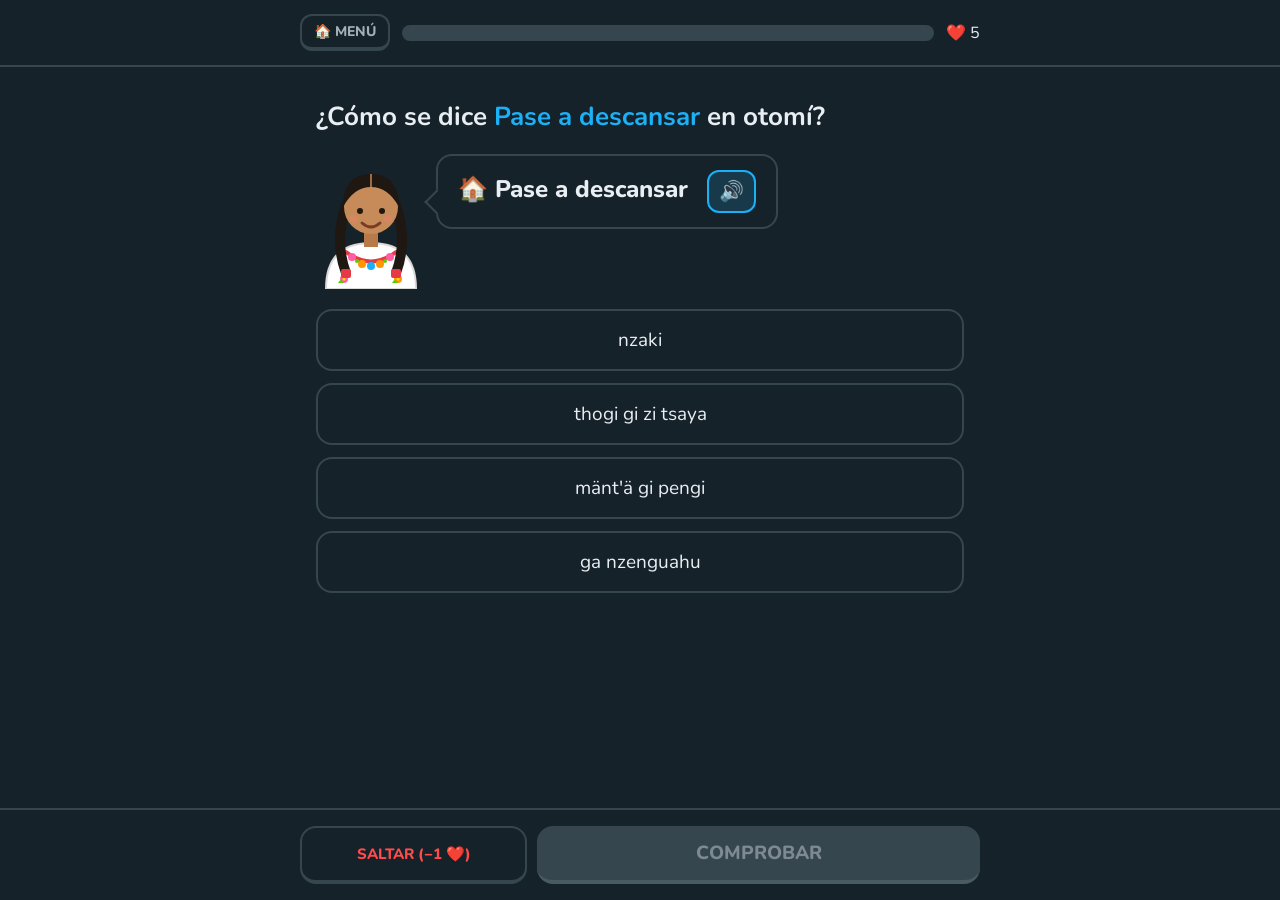
<file: public/saludos.html>
<!DOCTYPE html>
<html lang="es">

<head>
    <meta charset="UTF-8">
    <meta name="viewport" content="width=device-width, initial-scale=1.0">
    <title>Duolingo Otomí - Saludos</title>
    <link href="https://fonts.googleapis.com/css2?family=Nunito:wght@800&display=swap" rel="stylesheet">
    <link rel="stylesheet" href="estilo1.css">
</head>

<body>
    <div class="top">
        <button class="menu-btn" onclick="location.href='men_lecc.html'" aria-label="Volver al menú">🏠 MENÚ</button>
        <div class="progress">
            <div class="fill" id="fill"></div>
        </div>
        <div>❤️ <span id="lives">5</span></div>
    </div>
    <div class="wrap" id="app"></div>
    <div class="btn"><button id="skip">SALTAR (−1 ❤️)</button><button id="check" disabled>COMPROBAR</button></div>

    <script>const CATEGORIA = 'saludos';</script>
    <script src="vocab.js"></script>
    <script src="comun.js"></script>
    <script src="progreso.js"></script>
    <script src="leccion.js"></script>
</body>

</html>
</file>
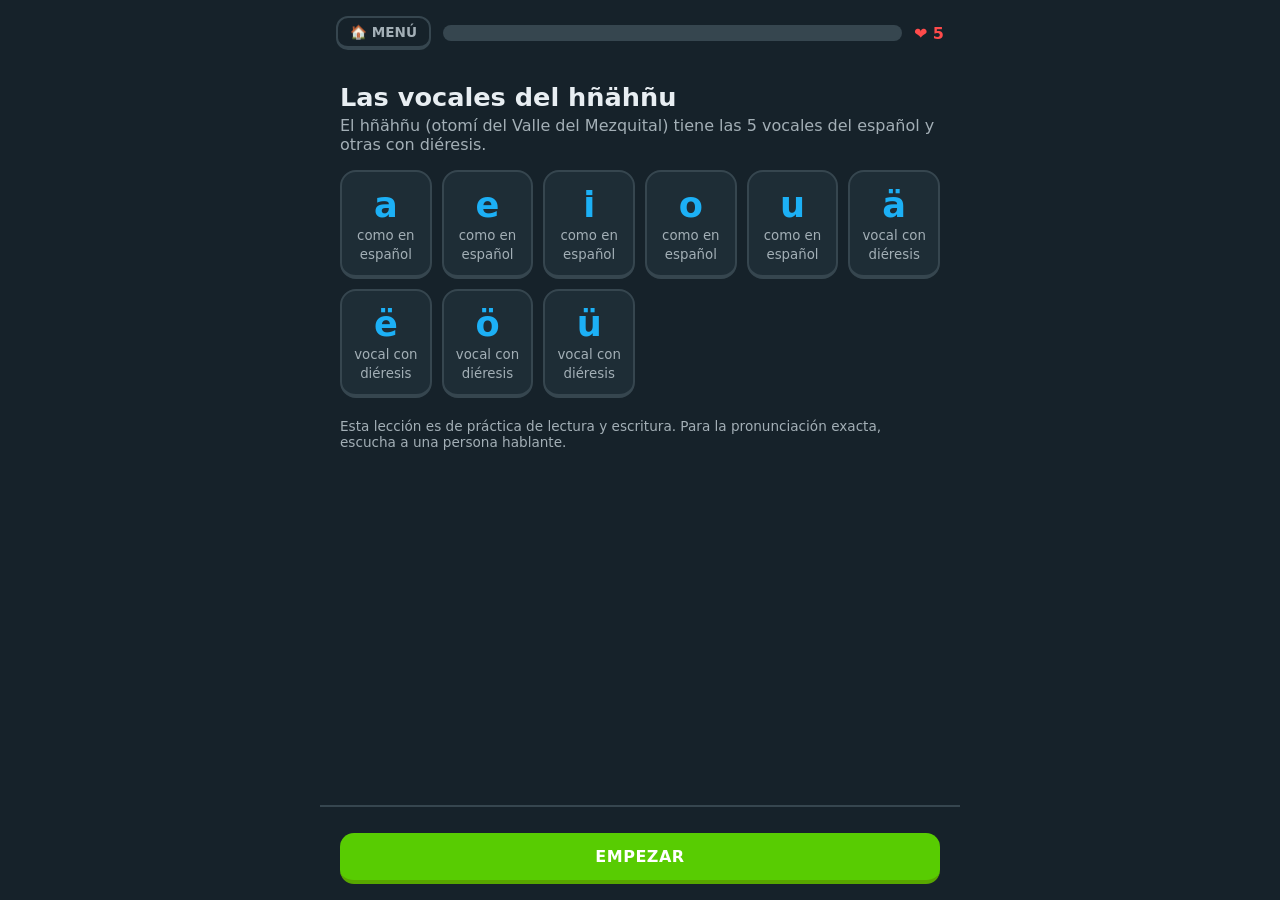
<file: public/Vocales.html>
<!DOCTYPE html>
<html lang="es">

<head>
    <meta charset="utf-8">
    <meta name="viewport" content="width=device-width, initial-scale=1, viewport-fit=cover">
    <title>Hñähñu: Vocales</title>
    <style>
        :root {
            --bg: #16222a;
            --fg: #e8eef2;
            --mut: #a3afb6;
            --line: #36464f;
            --green: #58cc02;
            --gd: #58a700;
            --red: #ff4b4b;
            --blue: #1cb0f6;
            --okbg: #1e3b14;
            --okfg: #89e219;
            --badbg: #40201f;
            --badfg: #ff7878;
            --card: #1e2d36;
            box-sizing: border-box;
            padding-top: env(safe-area-inset-top, 0px);
            padding-bottom: env(safe-area-inset-bottom, 0px);
            color-scheme: dark
        }

        * {
            box-sizing: border-box
        }

        html,
        body {
            height: 100%;
            margin: 0
        }

        body {
            background: var(--bg);
            color: var(--fg);
            font-family: "Nunito", "Segoe UI", system-ui, sans-serif;
            display: flex;
            justify-content: center
        }

        #app {
            width: 100%;
            max-width: 640px;
            display: flex;
            flex-direction: column;
            height: 100%
        }

        .top {
            display: flex;
            align-items: center;
            gap: 12px;
            padding: 16px
        }

        .bar {
            flex: 1;
            height: 16px;
            background: var(--line);
            border-radius: 8px;
            overflow: hidden
        }

        .bar i {
            display: block;
            height: 100%;
            width: 0;
            background: var(--green);
            border-radius: 8px;
            transition: width .3s
        }

        .hearts {
            font-weight: 800;
            color: var(--red)
        }

        main {
            flex: 1;
            overflow: auto;
            padding: 8px 20px 20px
        }

        h1 {
            font-size: 1.6rem;
            margin: 8px 0 4px
        }

        .sub {
            color: var(--mut);
            margin: 0 0 16px
        }

        .grid {
            display: grid;
            grid-template-columns: repeat(auto-fill, minmax(90px, 1fr));
            gap: 10px
        }

        .v {
            background: var(--card);
            border: 2px solid var(--line);
            border-bottom-width: 4px;
            border-radius: 16px;
            padding: 12px;
            text-align: center
        }

        .v b {
            font-size: 2.2rem;
            display: block;
            color: var(--blue)
        }

        .v small {
            color: var(--mut)
        }

        .opts {
            display: grid;
            gap: 10px;
            margin-top: 16px
        }

        .opt {
            font: inherit;
            font-size: 1.1rem;
            font-weight: 700;
            color: var(--fg);
            background: var(--bg);
            border: 2px solid var(--line);
            border-bottom-width: 4px;
            border-radius: 14px;
            padding: 14px;
            cursor: pointer;
            text-align: left
        }

        .opt.sel {
            border-color: var(--blue);
            background: var(--card)
        }

        .opt.ok {
            border-color: var(--green)
        }

        .opt.no {
            border-color: var(--red)
        }

        .q {
            font-size: 1.4rem;
            font-weight: 800;
            margin: 8px 0
        }

        .word {
            font-size: 2.4rem;
            font-weight: 800;
            color: var(--blue);
            text-align: center;
            margin: 20px 0
        }

        .pairs {
            display: grid;
            grid-template-columns: 1fr 1fr;
            gap: 10px;
            margin-top: 16px
        }

        .tiles {
            display: flex;
            flex-wrap: wrap;
            gap: 8px;
            min-height: 56px;
            border-bottom: 2px solid var(--line);
            padding: 6px 0;
            margin: 16px 0
        }

        .tile {
            font: inherit;
            font-size: 1.3rem;
            font-weight: 800;
            color: var(--fg);
            background: var(--bg);
            border: 2px solid var(--line);
            border-bottom-width: 4px;
            border-radius: 12px;
            padding: 8px 16px;
            cursor: pointer
        }

        footer {
            padding: 16px 20px;
            border-top: 2px solid var(--line)
        }

        footer.ok {
            background: var(--okbg);
            color: var(--okfg)
        }

        footer.no {
            background: var(--badbg);
            color: var(--badfg)
        }

        .fb {
            font-weight: 800;
            font-size: 1.2rem;
            margin-bottom: 10px;
            min-height: 0
        }

        .btn {
            width: 100%;
            font: inherit;
            font-weight: 800;
            font-size: 1rem;
            letter-spacing: .5px;
            text-transform: uppercase;
            color: #fff;
            background: var(--green);
            border: 0;
            border-bottom: 4px solid var(--gd);
            border-radius: 14px;
            padding: 14px;
            cursor: pointer
        }

        .btn:disabled {
            background: var(--line);
            border-color: var(--line);
            color: var(--mut);
            cursor: default
        }

        footer.no .btn {
            background: var(--red);
            border-color: #ea2b2b
        }

        .back {
            font: inherit;
            font-size: .85rem;
            font-weight: 800;
            color: var(--mut);
            background: var(--bg);
            border: 2px solid var(--line);
            border-bottom-width: 4px;
            border-radius: 12px;
            padding: 6px 12px;
            text-decoration: none;
            white-space: nowrap
        }

        .lnk {
            display: block;
            width: 100%;
            text-align: center;
            text-decoration: none;
            margin-top: 10px;
            font-weight: 800;
            text-transform: uppercase;
            letter-spacing: .5px;
            color: var(--blue);
            background: var(--bg);
            border: 2px solid var(--line);
            border-bottom-width: 4px;
            border-radius: 14px;
            padding: 12px
        }

        .end {
            text-align: center;
            padding-top: 40px
        }

        #guardado {
            color: var(--mut);
            font-weight: 800;
            font-size: .95rem;
            margin-top: 14px
        }

        .end .big {
            font-size: 4rem
        }

        .note {
            font-size: .85rem;
            color: var(--mut);
            margin-top: 20px
        }
    </style>
</head>

<body>
    <div id="app">
        <div class="top"><a class="back" href="men_lecc.html" aria-label="Volver al menú">🏠 MENÚ</a>
            <div class="bar"><i id="pb"></i></div>
            <div class="hearts" id="hp">❤ 5</div>
        </div>
        <main id="main"></main>
        <footer id="ft">
            <div class="fb" id="fb"></div><button class="btn" id="go">Continuar</button>
        </footer>
    </div>
    <script src="progreso.js"></script>
    <script>
        const V = [["a", "como en español"], ["e", "como en español"], ["i", "como en español"], ["o", "como en español"], ["u", "como en español"], ["ä", "vocal con diéresis"], ["ë", "vocal con diéresis"], ["ö", "vocal con diéresis"], ["ü", "vocal con diéresis"]];
        const S = [
            {t: "learn"},
            {t: "mc", q: "¿Cuál de estas letras es una vocal del hñähñu?", o: ["ä", "ñ", "h", "t"], a: 0},
            {t: "mc", q: "¿Qué signo llevan ä, ë, ö y ü?", o: ["Diéresis (¨)", "Acento (´)", "Tilde (~)", "Ninguno"], a: 0},
            {t: "mc", q: "¿Cuántas vocales sencillas, como las del español, tiene el hñähñu?", o: ["3", "5", "7", "10"], a: 1},
            {t: "word", w: "dada", q: "¿Qué vocal se repite en esta palabra? (dada = papá)", o: ["a", "e", "o", "u"], a: 0},
            {t: "word", w: "hñähñu", q: "¿Qué vocales tiene hñähñu? (el nombre de la lengua)", o: ["ä y u", "e y o", "i y a", "ö y ü"], a: 0},
            {t: "pair", q: "Une cada palabra con su significado", p: [["dada", "papá"], ["nana", "mamá"], ["ngu", "casa"]]},
            {t: "build", q: "Forma la palabra «casa» en hñähñu", w: "ngu", tiles: ["u", "n", "g", "a"]}
        ];
        let i = 0, hearts = 5, xp = 0, sel = null, done = false, built = [], pairSel = null, pairDone = [];
        const $ = id => document.getElementById(id), main = $("main"), ft = $("ft"), fb = $("fb"), go = $("go");
        function shuffle(a) {return a.map(x => [Math.random(), x]).sort((x, y) => x[0] - y[0]).map(x => x[1])}
        function status() {$("pb").style.width = (i / S.length * 100) + "%"; $("hp").textContent = "❤ " + hearts}
        function render() {
            status(); done = false; sel = null; built = []; pairSel = null; pairDone = []; ft.className = ""; fb.textContent = "";
            if (hearts <= 0) return end(false);
            if (i >= S.length) return end(true);
            const s = S[i]; go.disabled = true; go.textContent = "Comprobar";
            if (s.t == "learn") {
                main.innerHTML = '<h1>Las vocales del hñähñu</h1><p class="sub">El hñähñu (otomí del Valle del Mezquital) tiene las 5 vocales del español y otras con diéresis.</p><div class="grid">' + V.map(v => '<div class="v"><b>' + v[0] + '</b><small>' + v[1] + '</small></div>').join("") + '</div><p class="note">Esta lección es de práctica de lectura y escritura. Para la pronunciación exacta, escucha a una persona hablante.</p>';
                go.disabled = false; go.textContent = "Empezar";
            } else if (s.t == "mc" || s.t == "word") {
                main.innerHTML = '<div class="q">' + s.q + '</div>' + (s.w ? '<div class="word">' + s.w + '</div>' : '') + '<div class="opts" id="ops"></div>';
                const order = shuffle(s.o.map((x, k) => k));
                order.forEach(k => {const b = document.createElement("button"); b.className = "opt"; b.textContent = s.o[k]; b.onclick = () => {if (done) return; sel = k;[...$("ops").children].forEach(c => c.classList.remove("sel")); b.classList.add("sel"); go.disabled = false}; b.dataset.k = k; $("ops").appendChild(b)});
            } else if (s.t == "pair") {
                const L = shuffle(s.p.map(x => x[0])), R = shuffle(s.p.map(x => x[1]));
                main.innerHTML = '<div class="q">' + s.q + '</div><div class="pairs" id="pr"></div>';
                const mk = (txt, side) => {const b = document.createElement("button"); b.className = "opt"; b.textContent = txt; b.dataset.side = side; b.onclick = () => pick(b, txt, side); return b};
                for (let k = 0; k < L.length; k++) {$("pr").appendChild(mk(L[k], "l")); $("pr").appendChild(mk(R[k], "r"))}
            } else if (s.t == "build") {
                main.innerHTML = '<div class="q">' + s.q + '</div><div class="tiles" id="ans"></div><div class="tiles" id="bank" style="border:0"></div>'; drawBuild();
            }
        }
        function pick(b, txt, side) {
            if (b.classList.contains("ok")) return;
            if (!pairSel || pairSel.side == side) {[...document.querySelectorAll("#pr .sel")].forEach(x => x.classList.remove("sel")); b.classList.add("sel"); pairSel = {b, txt, side}; return }
            const l = side == "l" ? txt : pairSel.txt, r = side == "r" ? txt : pairSel.txt, good = S[i].p.some(p => p[0] == l && p[1] == r);
            if (good) {b.classList.add("ok"); pairSel.b.classList.add("ok"); b.classList.remove("sel"); pairSel.b.classList.remove("sel"); pairDone.push(l); if (pairDone.length == S[i].p.length) {go.disabled = false; done = true; check(true)} }
            else {b.classList.add("no"); pairSel.b.classList.add("no"); const a = b, c = pairSel.b; setTimeout(() => {a.classList.remove("no", "sel"); c.classList.remove("no", "sel")}, 500); hearts--; status(); if (hearts <= 0) setTimeout(render, 600)}
            pairSel = null;
        }
        function drawBuild() {
            const w = S[i].tiles.filter((t, k) => !built.includes(k));
            $("ans").innerHTML = ""; $("bank").innerHTML = "";
            built.forEach(k => {const b = document.createElement("button"); b.className = "tile"; b.textContent = S[i].tiles[k]; b.onclick = () => {if (done) return; built = built.filter(x => x != k); drawBuild()}; $("ans").appendChild(b)});
            S[i].tiles.forEach((t, k) => {if (built.includes(k)) return; const b = document.createElement("button"); b.className = "tile"; b.textContent = t; b.onclick = () => {if (done) return; built.push(k); drawBuild()}; $("bank").appendChild(b)});
            go.disabled = built.length == 0;
        }
        function check(ok) {
            ft.className = ok ? "ok" : "no";
            if (ok) {xp += 10; fb.textContent = "¡Correcto! +10 XP"} else {hearts--; fb.textContent = "Incorrecto"; status()}
            go.textContent = "Continuar"; go.disabled = false; done = true;
        }
        go.onclick = () => {
            const s = S[i];
            if (s.t == "learn") {i++; return render()}
            if (done) {if (hearts <= 0) return render(); if (ft.className == "no") {fb.textContent = "";} i++; return render()}
            if (s.t == "mc" || s.t == "word") {
                const ok = +sel == s.a;
                [...$("ops").children].forEach(c => {if (+c.dataset.k == s.a) c.classList.add("ok"); else if (c.classList.contains("sel")) c.classList.add("no")});
                check(ok);
            } else if (s.t == "build") {
                const w = built.map(k => s.tiles[k]).join(""); check(w == s.w);
                if (w != s.w) fb.textContent = "Incorrecto. La respuesta es: " + s.w;
            }
        };
        function end(win) {
            ft.className = ""; fb.textContent = ""; $("pb").style.width = win ? "100%" : $("pb").style.width;
            main.innerHTML = '<div class="end"><div class="big">' + (win ? "🦎" : "💔") + '</div><h1>' + (win ? "¡Lección completada!" : "Te quedaste sin vidas") + '</h1><p class="sub">' + (win ? "Ganaste " + xp + " XP" : "Inténtalo de nuevo") + '</p>' + (win ? '<p id="guardado">Guardando tu progreso…</p>' : '') + '<a class="lnk" href="men_lecc.html">Volver al menú</a>' + (win ? '<a class="lnk" href="Perfil.html">Ver mi perfil</a>' : '') + '</div>';
            if (win) guardarYMostrar("vocales", xp);   // suma el XP en la base de datos y lo muestra
            go.disabled = false; go.textContent = "Practicar otra vez";
            go.onclick = () => {i = 0; hearts = 5; xp = 0; go.onclick = mainGo; render()};
        }
        const mainGo = go.onclick;
        render();
    </script>
</body>

</html>
</file>
<file: public/estilo1.css>
:root { color-scheme: dark }
* {
        margin: 0;
        padding: 0;
        box-sizing: border-box;
        font-family: 'Nunito', sans-serif
}

body {
        background: #16222a;
        color: #e8eef2
}

.top {
        position: sticky;
        top: 0;
        background: #16222a;
        padding: 14px;
        display: flex;
        gap: 12px;
        align-items: center;
        border-bottom: 2px solid #36464f;
        z-index: 10
}

/* NUEVO: botón para regresar al menú */
.menu-btn {
        background: #16222a;
        border: 2px solid #36464f;
        border-bottom: 4px solid #36464f;
        border-radius: 12px;
        padding: 6px 12px;
        font-size: 14px;
        font-weight: 800;
        color: #a3afb6;
        cursor: pointer;
        white-space: nowrap
}

.menu-btn:active {
        transform: translateY(2px);
        border-bottom-width: 2px
}

.progress {
        flex: 1;
        height: 16px;
        background: #36464f;
        border-radius: 8px;
        overflow: hidden
}

.fill {
        height: 100%;
        background: #58cc02;
        width: 0%;
        transition: width .5s
}

.wrap {
        max-width: 600px;
        margin: 0 auto;
        padding: 20px 16px 100px
}

h1 {
        font-size: 26px;
        margin: 12px 0 20px
}

/* Botón de audio */
.audio-btn {
        display: inline-flex;
        align-items: center;
        gap: 8px;
        background: #17394a;
        border: 2px solid #1cb0f6;
        color: #1cb0f6;
        padding: 10px 18px;
        border-radius: 12px;
        font-size: 18px;
        cursor: pointer;
        margin-bottom: 20px
}

.audio-btn:active {
        transform: scale(0.97)
}

.card {
        border: 2px solid #36464f;
        border-radius: 16px;
        padding: 16px;
        margin-bottom: 12px;
        font-size: 19px;
        cursor: pointer;
        text-align: center
}

.card.sel {
        background: #17394a;
        border-color: #1cb0f6;
        color: #1cb0f6
}

/* Barra inferior: ahora con dos botones (SALTAR + COMPROBAR) */
.btn {
        position: fixed;
        bottom: 0;
        left: 0;
        right: 0;
        background: #16222a;
        padding: 16px;
        border-top: 2px solid #36464f;
        display: flex;
        gap: 10px
}

/* NUEVO: botón para saltar la pregunta (cuesta una vida) */
button#skip {
        flex: 1;
        background: #16222a;
        color: #ff4b4b;
        border: 2px solid #36464f;
        border-bottom: 4px solid #36464f;
        padding: 14px 8px;
        border-radius: 16px;
        font-size: 15px;
        font-weight: 800;
        cursor: pointer
}

button#skip:active {
        transform: translateY(2px);
        border-bottom-width: 2px
}

button#skip:disabled {
        color: #bbb;
        cursor: not-allowed
}

button#check {
        flex: 2;
        background: #58cc02;
        color: #fff;
        border: none;
        border-bottom: 4px solid #58a700;
        padding: 14px;
        border-radius: 16px;
        font-size: 19px;
        font-weight: 800;
        cursor: pointer
}

button#check:disabled {
        background: #36464f;
        border-color: #4a5a63;
        color: #7d8a91;
        cursor: not-allowed
}

.feedback {
        position: fixed;
        bottom: 80px;
        left: 0;
        right: 0;
        padding: 16px;
        text-align: center;
        font-weight: 800;
        z-index: 20
}

.good {
        background: #1e3b14;
        color: #89e219
}

.bad {
        background: #40201f;
        color: #ff4b4b
}

/* Persona con globo de texto */
.scene {
        display: flex;
        align-items: flex-end;
        gap: 10px;
        margin-bottom: 20px
}

.person {
        width: 110px;
        height: 130px;
        flex-shrink: 0
}

.bubble {
        position: relative;
        background: #16222a;
        border: 2px solid #36464f;
        border-radius: 16px;
        padding: 14px 20px;
        font-size: 24px;
        font-weight: 800;
        color: #e8eef2;
        margin-bottom: 60px
}

.bubble .audio-btn {
        margin: 0 0 0 12px;
        padding: 6px 10px;
        font-size: 20px;
        vertical-align: middle
}

.bubble::before {
        content: '';
        position: absolute;
        left: -10px;
        bottom: 16px;
        width: 16px;
        height: 16px;
        background: #16222a;
        border-left: 2px solid #36464f;
        border-bottom: 2px solid #36464f;
        transform: rotate(45deg)
}

/*Animacion de felicitaciones al acertar en la respuesta y al finalizar la leccion*/
.cele-box {
        position: fixed;
        left: 50%;
        top: 38%;
        transform: translate(-50%, -50%);
        z-index: 30;
        pointer-events: none;
        text-align: center;
        animation: celePop 1.2s ease forwards
}

.cele-mascot {
        display: inline-block;
        animation: celeJump .6s ease-in-out infinite alternate;
        filter: drop-shadow(0 6px 6px rgba(0, 0, 0, .2))
}

.cele-mascot img {
        width: 150px;
        height: 150px;
        object-fit: contain;
        display: block;
        margin: 0 auto
}

.cele-bubble {
        background: #16222a;
        border: 3px solid #58cc02;
        color: #89e219;
        border-radius: 18px;
        padding: 10px 20px;
        font-size: 22px;
        font-weight: 800;
        margin-top: 8px;
        box-shadow: 0 4px 0 #58a700;
        white-space: nowrap
}

@keyframes celePop {
        0% {
                opacity: 0;
                transform: translate(-50%, -30%) scale(.3)
        }

        20% {
                opacity: 1;
                transform: translate(-50%, -50%) scale(1.1)
        }

        30% {
                transform: translate(-50%, -50%) scale(1)
        }

        80% {
                opacity: 1
        }

        100% {
                opacity: 0;
                transform: translate(-50%, -70%) scale(1)
        }
}

@keyframes celeJump {
        0% {
                transform: translateY(0) rotate(-10deg)
        }

        100% {
                transform: translateY(-22px) rotate(10deg)
        }
}

.cele-confetti {
        position: fixed;
        top: -20px;
        width: 10px;
        height: 14px;
        z-index: 25;
        pointer-events: none;
        animation: celeFall linear forwards
}

@keyframes celeFall {
        to {
                transform: translateY(110vh) rotate(720deg)
        }
}

.cele-finale {
        text-align: center;
        padding-top: 10px
}

.cele-finale .cele-mascot {
        animation: celeDance 1s ease-in-out infinite
}

.cele-finale .cele-mascot img {
        width: 220px;
        height: 220px
}

.cele-finale p {
        font-size: 20px;
        color: #a3afb6;
        margin: 8px 0 24px;
        font-weight: 800
}

.cele-finale h1 {
        color: #89e219;
        animation: celePulse 1.4s ease-in-out infinite
}

.cele-restart {
        background: #1cb0f6;
        color: #fff;
        border: none;
        border-bottom: 4px solid #1899d6;
        padding: 14px 28px;
        border-radius: 16px;
        font-size: 19px;
        font-weight: 800;
        cursor: pointer;
        margin: 4px
}

.cele-restart.sec {
        background: #16222a;
        color: #1cb0f6;
        border: 2px solid #36464f;
        border-bottom: 4px solid #36464f
}

@keyframes celeDance {

        0%,
        100% {
                transform: translateY(0) rotate(-12deg) scale(1)
        }

        25% {
                transform: translateY(-30px) rotate(0) scale(1.1)
        }

        50% {
                transform: translateY(0) rotate(12deg) scale(1)
        }

        75% {
                transform: translateY(-30px) rotate(0) scale(1.1)
        }
}

@keyframes celePulse {

        0%,
        100% {
                transform: scale(1)
        }

        50% {
                transform: scale(1.06)
        }
}

@media (prefers-reduced-motion:reduce) {

        .cele-mascot,
        .cele-finale h1,
        .cele-confetti {
                animation: none !important
        }
}

/* =========================================================
   RESPONSIVE: celular, tableta y escritorio
   ========================================================= */
:root { --ancho: 600px }
@media (min-width: 900px) { :root { --ancho: 680px } }
html { -webkit-text-size-adjust: 100% }
img, svg { max-width: 100% }
.wrap { max-width: var(--ancho) }
/* Las barras fijas centran su contenido al mismo ancho que la página */
.top { padding-inline: max(14px, calc((100% - var(--ancho)) / 2)) }
.btn { padding-inline: max(16px, calc((100% - var(--ancho)) / 2)); padding-bottom: max(16px, env(safe-area-inset-bottom)) }
.feedback { padding-inline: max(16px, calc((100% - var(--ancho)) / 2)) }
.back-btn { display: block; max-width: var(--ancho); margin: 12px auto 0; padding: 0 16px; color: #1cb0f6; font-weight: 800; font-size: 14px; text-decoration: none }

@media (max-width: 420px) {
    h1 { font-size: 22px }
    .wrap { padding: 16px 12px 100px }
    .person { width: 84px; height: 100px }
    .bubble { font-size: 19px; padding: 10px 14px; margin-bottom: 40px }
    .card { font-size: 17px; padding: 14px }
    button#skip { font-size: 13px; padding: 12px 6px }
    button#check { font-size: 17px }
    .cele-finale .cele-mascot img { width: 170px; height: 170px }
    .cele-bubble { white-space: normal; font-size: 19px }
}

/* Celular acostado: poco alto disponible */
@media (max-height: 520px) and (orientation: landscape) {
    .person { display: none }
    .bubble { margin-bottom: 20px }
    .wrap { padding-bottom: 90px }
}
</file>
<file: public/estilo2.css>
:root { color-scheme: dark }
* {
    margin: 0;
    padding: 0;
    box-sizing: border-box;
    font-family: 'Nunito', sans-serif
}

body {
    background: #16222a;
    color: #e8eef2
}

.hidden {
    display: none !important
}

/* ===================== MENÚ INICIAL ===================== */
#menu {
    max-width: 600px;
    margin: 0 auto;
    padding: 0 16px 40px
}

.menu-hero {
    text-align: center;
    padding: 28px 12px 20px
}

.menu-hero .cele-mascot {
    animation: celeJump .8s ease-in-out infinite alternate
}

.menu-hero .cele-mascot img {
    width: 120px;
    height: 120px
}

.menu-hero h1 {
    margin: 10px 0 4px;
    color: #89e219
}

.menu-hero p {
    color: #a3afb6;
    font-weight: 800
}

/* Pestañas */
.tabs {
    display: flex;
    gap: 8px;
    margin: 8px 0 18px
}

.tab {
    flex: 1;
    background: #16222a;
    border: 2px solid #36464f;
    border-bottom: 4px solid #36464f;
    border-radius: 14px;
    padding: 10px 6px;
    font-size: 15px;
    font-weight: 800;
    color: #a3afb6;
    cursor: pointer
}

.tab.active {
    background: #17394a;
    border-color: #1cb0f6;
    border-bottom-color: #1899d6;
    color: #1cb0f6
}

.panel {
    display: none
}

.panel.active {
    display: block
}

/* Tarjeta de dato destacado */
.stat {
    display: flex;
    align-items: center;
    gap: 16px;
    background: #1e3b14;
    border: 2px solid #58cc02;
    border-radius: 16px;
    padding: 14px 18px;
    margin-bottom: 16px
}

.stat b {
    font-size: 44px;
    color: #89e219;
    line-height: 1
}

.stat span {
    font-size: 17px;
    font-weight: 800;
    color: #89e219
}

.info-title {
    font-size: 20px;
    margin: 14px 0 10px
}

.note {
    font-size: 15px;
    color: #a3afb6;
    font-weight: 800;
    margin-top: 12px
}

/* Fichas de letras */
.chips {
    display: flex;
    flex-wrap: wrap;
    gap: 10px
}

.chip {
    min-width: 54px;
    text-align: center;
    background: #16222a;
    border: 2px solid #36464f;
    border-bottom: 4px solid #36464f;
    border-radius: 14px;
    padding: 10px 12px;
    font-size: 24px;
    font-weight: 800;
    color: #e8eef2;
    cursor: pointer;
    transition: transform .1s
}

.chip:active {
    transform: translateY(2px)
}

.chip.sel {
    background: #17394a;
    border-color: #1cb0f6;
    border-bottom-color: #1899d6;
    color: #1cb0f6
}

.chip.glotal {
    background: #3d3416;
    border-color: #ffc800;
    border-bottom-color: #e0a800;
    color: #ffd24a
}

.chip.vocal {
    border-color: #ce82ff;
    border-bottom-color: #a560d6;
    color: #ce82ff
}

.chip.nasal {
    border-color: #ff9600;
    border-bottom-color: #d97d00;
    color: #d97d00
}

.chip.semi {
    border-color: #58cc02;
    border-bottom-color: #58a700;
    color: #89e219
}

.group {
    border: 2px solid #36464f;
    border-radius: 16px;
    padding: 14px;
    margin-bottom: 12px
}

.group h3 {
    font-size: 17px;
    margin-bottom: 10px
}

.group h3 small {
    color: #7d8a91;
    font-weight: 800
}

.menu-start {
    position: sticky;
    bottom: 0;
    background: #16222a;
    padding: 14px 0 0;
    margin-top: 20px
}

.big-btn {
    width: 100%;
    background: #58cc02;
    color: #fff;
    border: none;
    border-bottom: 4px solid #58a700;
    padding: 14px;
    border-radius: 16px;
    font-size: 19px;
    font-weight: 800;
    cursor: pointer
}

.big-btn:active {
    transform: translateY(2px);
    border-bottom-width: 2px
}

/* ===================== LECCIÓN ===================== */
.top {
    position: sticky;
    top: 0;
    background: #16222a;
    padding: 14px;
    display: flex;
    gap: 12px;
    align-items: center;
    border-bottom: 2px solid #36464f;
    z-index: 10
}

.menu-btn {
    background: #16222a;
    border: 2px solid #36464f;
    border-bottom: 4px solid #36464f;
    border-radius: 12px;
    padding: 6px 12px;
    font-size: 14px;
    font-weight: 800;
    color: #a3afb6;
    cursor: pointer;
    white-space: nowrap
}

.menu-btn:active {
    transform: translateY(2px);
    border-bottom-width: 2px
}

.progress {
    flex: 1;
    height: 16px;
    background: #36464f;
    border-radius: 8px;
    overflow: hidden
}

.fill {
    height: 100%;
    background: #58cc02;
    width: 0%;
    transition: width .5s
}

.wrap {
    max-width: 600px;
    margin: 0 auto;
    padding: 20px 16px 100px
}

h1 {
    font-size: 26px;
    margin: 12px 0 20px
}

.hl {
    color: #1cb0f6
}

.card {
    border: 2px solid #36464f;
    border-radius: 16px;
    padding: 16px;
    margin-bottom: 12px;
    font-size: 19px;
    cursor: pointer;
    text-align: center
}

.card.sel {
    background: #17394a;
    border-color: #1cb0f6;
    color: #1cb0f6
}

.btn {
    position: fixed;
    bottom: 0;
    left: 0;
    right: 0;
    background: #16222a;
    padding: 16px;
    border-top: 2px solid #36464f;
    display: flex;
    gap: 10px
}

button#skip {
    flex: 1;
    background: #16222a;
    color: #ff4b4b;
    border: 2px solid #36464f;
    border-bottom: 4px solid #36464f;
    padding: 14px 8px;
    border-radius: 16px;
    font-size: 15px;
    font-weight: 800;
    cursor: pointer
}

button#skip:active {
    transform: translateY(2px);
    border-bottom-width: 2px
}

button#skip:disabled {
    color: #bbb;
    cursor: not-allowed
}

button#check {
    flex: 2;
    background: #58cc02;
    color: #fff;
    border: none;
    border-bottom: 4px solid #58a700;
    padding: 14px;
    border-radius: 16px;
    font-size: 19px;
    font-weight: 800;
    cursor: pointer
}

button#check:disabled {
    background: #36464f;
    border-color: #4a5a63;
    color: #7d8a91;
    cursor: not-allowed
}

.feedback {
    position: fixed;
    bottom: 80px;
    left: 0;
    right: 0;
    padding: 16px;
    text-align: center;
    font-weight: 800;
    z-index: 20
}

.good {
    background: #1e3b14;
    color: #89e219
}

.bad {
    background: #40201f;
    color: #ff4b4b
}

/* Persona con globo de texto */
.scene {
    display: flex;
    align-items: flex-end;
    gap: 10px;
    margin-bottom: 20px
}

.person {
    width: 110px;
    height: 130px;
    flex-shrink: 0
}

.bubble {
    position: relative;
    background: #16222a;
    border: 2px solid #36464f;
    border-radius: 16px;
    padding: 14px 20px;
    font-size: 20px;
    font-weight: 800;
    color: #e8eef2;
    margin-bottom: 40px
}

.bubble::before {
    content: '';
    position: absolute;
    left: -10px;
    bottom: 16px;
    width: 16px;
    height: 16px;
    background: #16222a;
    border-left: 2px solid #36464f;
    border-bottom: 2px solid #36464f;
    transform: rotate(45deg)
}

/* ===================== ANIMACIONES ===================== */
.cele-box {
    position: fixed;
    left: 50%;
    top: 38%;
    transform: translate(-50%, -50%);
    z-index: 30;
    pointer-events: none;
    text-align: center;
    animation: celePop 1.2s ease forwards
}

.cele-mascot {
    display: inline-block;
    animation: celeJump .6s ease-in-out infinite alternate;
    filter: drop-shadow(0 6px 6px rgba(0, 0, 0, .2))
}

.cele-mascot img {
    width: 150px;
    height: 150px;
    object-fit: contain;
    display: block;
    margin: 0 auto
}

.cele-bubble {
    background: #16222a;
    border: 3px solid #58cc02;
    color: #89e219;
    border-radius: 18px;
    padding: 10px 20px;
    font-size: 22px;
    font-weight: 800;
    margin-top: 8px;
    box-shadow: 0 4px 0 #58a700;
    white-space: nowrap
}

@keyframes celePop {
    0% {
        opacity: 0;
        transform: translate(-50%, -30%) scale(.3)
    }

    20% {
        opacity: 1;
        transform: translate(-50%, -50%) scale(1.1)
    }

    30% {
        transform: translate(-50%, -50%) scale(1)
    }

    80% {
        opacity: 1
    }

    100% {
        opacity: 0;
        transform: translate(-50%, -70%) scale(1)
    }
}

@keyframes celeJump {
    0% {
        transform: translateY(0) rotate(-10deg)
    }

    100% {
        transform: translateY(-22px) rotate(10deg)
    }
}

.cele-confetti {
    position: fixed;
    top: -20px;
    width: 10px;
    height: 14px;
    z-index: 25;
    pointer-events: none;
    animation: celeFall linear forwards
}

@keyframes celeFall {
    to {
        transform: translateY(110vh) rotate(720deg)
    }
}

.cele-finale {
    text-align: center;
    padding-top: 10px
}

.cele-finale .cele-mascot {
    animation: celeDance 1s ease-in-out infinite
}

.cele-finale .cele-mascot img {
    width: 220px;
    height: 220px
}

.cele-finale p {
    font-size: 20px;
    color: #a3afb6;
    margin: 8px 0 24px;
    font-weight: 800
}

.cele-finale h1 {
    color: #89e219;
    animation: celePulse 1.4s ease-in-out infinite
}

.cele-restart {
    background: #1cb0f6;
    color: #fff;
    border: none;
    border-bottom: 4px solid #1899d6;
    padding: 14px 28px;
    border-radius: 16px;
    font-size: 19px;
    font-weight: 800;
    cursor: pointer
}

@keyframes celeDance {

    0%,
    100% {
        transform: translateY(0) rotate(-12deg) scale(1)
    }

    25% {
        transform: translateY(-30px) rotate(0) scale(1.1)
    }

    50% {
        transform: translateY(0) rotate(12deg) scale(1)
    }

    75% {
        transform: translateY(-30px) rotate(0) scale(1.1)
    }
}

@keyframes celePulse {

    0%,
    100% {
        transform: scale(1)
    }

    50% {
        transform: scale(1.06)
    }
}

@media (prefers-reduced-motion:reduce) {

    .cele-mascot,
    .menu-hero .cele-mascot,
    .cele-finale h1,
    .cele-confetti {
        animation: none !important
    }
}

/* Botones secundarios de la pantalla final (igual que en estilo1.css) */
.cele-restart { margin: 4px }
.cele-restart.sec {
    background: #16222a;
    color: #1cb0f6;
    border: 2px solid #36464f;
    border-bottom: 4px solid #36464f
}
#guardado { color: #a3afb6; font-weight: 800; padding: 0 12px }

/* =========================================================
   RESPONSIVE: celular, tableta y escritorio
   ========================================================= */
:root { --ancho: 600px }
@media (min-width: 900px) { :root { --ancho: 680px } }
html { -webkit-text-size-adjust: 100% }
img, svg { max-width: 100% }
.wrap { max-width: var(--ancho) }
/* Las barras fijas centran su contenido al mismo ancho que la página */
.top { padding-inline: max(14px, calc((100% - var(--ancho)) / 2)) }
.btn { padding-inline: max(16px, calc((100% - var(--ancho)) / 2)); padding-bottom: max(16px, env(safe-area-inset-bottom)) }
.feedback { padding-inline: max(16px, calc((100% - var(--ancho)) / 2)) }
.back-btn { display: block; max-width: var(--ancho); margin: 12px auto 0; padding: 0 16px; color: #1cb0f6; font-weight: 800; font-size: 14px; text-decoration: none }

@media (max-width: 420px) {
    h1 { font-size: 22px }
    .wrap { padding: 16px 12px 100px }
    .person { width: 84px; height: 100px }
    .bubble { font-size: 19px; padding: 10px 14px; margin-bottom: 40px }
    .card { font-size: 17px; padding: 14px }
    button#skip { font-size: 13px; padding: 12px 6px }
    button#check { font-size: 17px }
    .cele-finale .cele-mascot img { width: 170px; height: 170px }
    .cele-bubble { white-space: normal; font-size: 19px }
}

/* Celular acostado: poco alto disponible */
@media (max-height: 520px) and (orientation: landscape) {
    .person { display: none }
    .bubble { margin-bottom: 20px }
    .wrap { padding-bottom: 90px }
}
</file>
<file: public/estilos.css>
/* =========================================================
   San Nicolás Peralta – Hoja de estilos
   Mismo diseño que las lecciones y los juegos (estilo1.css):
   fondo blanco, verde #58cc02, azul #1cb0f6, bordes redondeados
   Tipografía: Nunito (400 a 800)
   ========================================================= */

@import url("https://fonts.googleapis.com/css2?family=Nunito:wght@400;600;700;800&display=swap");

:root {
    --tinta: #e8eef2;
    --tinta-suave: #17394a;
    --lago: #1cb0f6;
    --lago-oscuro: #1899d6;
    --cempasuchil: #58cc02;
    --fondo: #16222a;
    --superficie: #16222a;
    --texto: #e8eef2;
    --texto-suave: #a3afb6;
    --linea: #36464f;
    --radio: 16px;
    --ancho-menu: 240px;
    --sombra: none;
    --sombra-alta: none;
}

*,
*::before,
*::after {
    box-sizing: border-box;
}

html {
    color-scheme: dark;
    scroll-behavior: smooth;
}

body {
    margin: 0;
    font-family: "Nunito", "Segoe UI", system-ui, sans-serif;
    font-size: 1.05rem;
    line-height: 1.65;
    color: var(--texto);
    background: var(--fondo);
}

/* ---------- Menú lateral principal ---------- */
.sidebar1 {
    position: fixed;
    inset: 0 auto 0 0;
    width: var(--ancho-menu);
    display: flex;
    flex-direction: column;
    padding: 28px 18px;
    background: #16222a;
    color: var(--texto);
    border-right: 2px solid var(--linea);
    z-index: 20;
}

.logo {
    text-align: center;
    padding-bottom: 22px;
    margin-bottom: 22px;
    border-bottom: 2px solid var(--linea);
}

.logo img {
    max-width: 120px;
    height: auto;
}

.menu-links1 {
    list-style: none;
    margin: 0;
    padding: 0;
    display: flex;
    flex-direction: column;
    gap: 4px;
    flex: 1;
}

.menu-links1 a {
    display: block;
    padding: 11px 16px;
    border: 2px solid transparent;
    border-radius: 12px;
    color: var(--texto-suave);
    text-decoration: none;
    font-weight: 800;
    transition: background .2s, color .2s, border-color .2s;
}

.menu-links1 a:hover {
    background: var(--tinta-suave);
    border-color: var(--lago);
    color: var(--lago);
}

.menu-links1 li:last-child {
    margin-top: auto;
}

.menu-links1 li:last-child a {
    border: 2px solid var(--linea);
    border-bottom-width: 4px;
    color: #ff4b4b;
    text-align: center;
}

.menu-links1 li:last-child a:hover {
    background: #40201f;
    border-color: #ff4b4b;
    color: #ff4b4b;
}

/* ---------- Contenido principal ---------- */
.main-content {
    margin-left: var(--ancho-menu);
    min-height: 100vh;
}

/* ---------- Barra de secciones ---------- */
.sidebar {
    position: sticky;
    top: 0;
    z-index: 10;
    background: var(--superficie);
    border-bottom: 2px solid var(--linea);
}

.sidebar ul {
    list-style: none;
    margin: 0;
    padding: 0 32px;
    display: flex;
    gap: 6px;
    overflow-x: auto;
}

.sidebar a {
    display: block;
    padding: 18px 18px 15px;
    color: var(--texto-suave);
    text-decoration: none;
    font-weight: 800;
    border-bottom: 3px solid transparent;
    white-space: nowrap;
    transition: color .2s, border-color .2s;
}

.sidebar a:hover {
    color: var(--lago);
    border-bottom-color: var(--lago);
}

.sidebar a:focus-visible,
.menu-links1 a:focus-visible {
    outline: 3px solid var(--cempasuchil);
    outline-offset: -3px;
}

/* ---------- Secciones ---------- */
.main-content section {
    display: none;
    max-width: 1100px;
    margin: 0 auto;
    padding: 44px 32px 72px;
}

.main-content section.activa {
    display: block;
}

section>br {
    display: none;
}

h1 {
    margin: 0 0 28px;
    padding-left: 18px;
    border-left: 6px solid var(--cempasuchil);
    font-size: clamp(1.9rem, 3.4vw, 2.7rem);
    font-weight: 800;
    line-height: 1.15;
    color: var(--tinta);
}

/* Inicio */
#inicio {
    padding-top: 64px;
}

#inicio h1 {
    font-size: clamp(2.2rem, 5vw, 3.6rem);
    max-width: 18ch;
}

#inicio p {
    max-width: 62ch;
    padding: 28px 30px;
    margin: 0;
    background: var(--superficie);
    border-radius: var(--radio);
    border: 2px solid var(--linea);
    border-bottom-width: 4px;
    font-size: 1.12rem;
    color: var(--texto);
}

/* ---------- Tarjetas ---------- */
.Contenedor {
    display: grid;
    grid-template-columns: repeat(auto-fit, minmax(320px, 1fr));
    gap: 28px;
    align-items: start;
}

.card {
    background: var(--superficie);
    border-radius: var(--radio);
    padding: 28px;
    border: 2px solid var(--linea);
    border-bottom-width: 4px;
    transition: border-color .2s, transform .2s;
}

.card:hover {
    border-color: var(--lago);
}

.card>br {
    display: none;
}

.card h4 {
    margin: 0 0 14px;
    font-size: 1.25rem;
    font-weight: 800;
    line-height: 1.3;
    color: var(--lago-oscuro);
}

.card h5 {
    margin: 0 0 10px;
    font-size: 1rem;
    font-weight: 700;
    color: var(--texto-suave);
}

.card p {
    margin: 0;
}

.card ul {
    margin: 0 0 20px;
    padding-left: 20px;
}

.card li {
    margin-bottom: 10px;
}

.card li::marker {
    color: var(--cempasuchil);
}

.card strong {
    color: var(--tinta);
}

/* Imágenes (se sobreponen a los estilos en línea del HTML) */
.card img {
    display: block;
    width: 100% !important;
    height: auto !important;
    max-height: 280px;
    object-fit: cover;
    border-radius: 10px;
}

/* Tarjeta de vestimenta */
.card[style] {
    width: 100% !important;
    max-width: 560px;
}

.card[style] img {
    max-height: none;
}

/* ---------- Tarjeta que gira (Huehuenches) ---------- */
.card:has(.card-inner) {
    padding: 0;
    height: 360px;
    background: none;
    border: none;
    perspective: 1100px;
}

.card-inner {
    position: relative;
    width: 100%;
    height: 100%;
    transform-style: preserve-3d;
    transition: transform .7s cubic-bezier(.4, .2, .2, 1);
    border-radius: var(--radio);
    box-shadow: 0 4px 0 var(--linea);
}

.card:hover .card-inner,
.card:focus-within .card-inner {
    transform: rotateY(180deg);
}

.card-front,
.card-back {
    position: absolute;
    inset: 0;
    border-radius: var(--radio);
    border: 2px solid var(--linea);
    overflow: hidden;
    backface-visibility: hidden;
    -webkit-backface-visibility: hidden;
}

.card-front img {
    width: 100% !important;
    height: 100% !important;
    max-height: none;
    border-radius: 0;
}

.card-back {
    transform: rotateY(180deg);
    padding: 26px;
    overflow-y: auto;
    background: var(--lago);
    border-color: var(--lago-oscuro);
    color: #fff;
}

.card-back h4 {
    color: #fff;
}

.card-back strong {
    color: inherit;
}

.card-back p {
    font-size: .98rem;
    line-height: 1.6;
}

/* ---------- Adaptación a móvil ---------- */
@media (max-width: 860px) {
    .sidebar1 {
        position: static;
        width: 100%;
        flex-direction: row;
        align-items: center;
        gap: 14px;
        padding: 12px 16px;
        overflow-x: auto;
    }

    .logo {
        padding: 0;
        margin: 0;
        border: 0;
        flex-shrink: 0;
    }

    .logo img {
        max-width: 48px;
    }

    .menu-links1 {
        flex-direction: row;
        gap: 4px;
    }

    .menu-links1 a {
        padding: 8px 12px;
        font-size: .92rem;
        white-space: nowrap;
    }

    .menu-links1 li:last-child {
        margin-top: 0;
        margin-left: 6px;
    }

    .main-content {
        margin-left: 0;
    }

    .sidebar ul {
        padding: 0 12px;
    }

    .main-content section {
        padding: 32px 18px 56px;
    }

    .Contenedor {
        grid-template-columns: 1fr;
    }
}

@media (prefers-reduced-motion: reduce) {

    html {
        scroll-behavior: auto;
    }

    .card-inner {
        transition: none;
    }
}

/* =========================================================
   Sección Vestimenta: imagen a la izquierda y las dos
   siluetas (hombre y mujer) una arriba de la otra a la derecha
   ========================================================= */
#vestimenta .Contenedor {
    grid-template-columns: minmax(0, 1.4fr) minmax(280px, 380px);
    align-items: start;
}

/* La imagen grande ocupa las dos filas de la columna izquierda */
.card4 {
    grid-row: 1 / span 2;
    background: var(--superficie);
    padding: 16px;
    border-radius: var(--radio);
    border: 2px solid var(--linea);
    border-bottom-width: 4px;
}

.card4 img {
    display: block;
    width: 100%;
    height: auto;
    border-radius: 10px;
}

/* En pantallas pequeñas todo va en una sola columna */
@media (max-width: 860px) {
    #vestimenta .Contenedor {
        grid-template-columns: 1fr;
    }

    .card4 {
        grid-row: auto;
    }
}

/* =========================================================
   Vestimenta compacta: todo cabe en pantalla sin deslizar
   (solo en computadora; en celular se mantiene apilado)
   ========================================================= */
@media (min-width: 861px) {
    #vestimenta {
        padding-top: 28px;
        padding-bottom: 20px;
    }

    #vestimenta h1 {
        margin-bottom: 18px;
        font-size: clamp(1.6rem, 2.6vw, 2.2rem);
    }

    #vestimenta .Contenedor {
        grid-template-columns: minmax(0, 430px) minmax(260px, 330px);
        justify-content: center;
        gap: 20px;
    }

    /* Imagen grande: su alto se adapta a la pantalla */
    .card4 {
        padding: 10px;
    }

    .card4 img {
        width: auto;
        max-width: 100%;
        max-height: calc(100vh - 235px);
        margin: 0 auto;
        object-fit: contain;
    }

    /* Siluetas: cada una mide la mitad del espacio disponible */
    #vestimenta .card:has(.card-inner) {
        height: clamp(190px, calc((100vh - 255px) / 2), 330px);
    }

    #vestimenta .card-back {
        padding: 16px 18px;
    }

    #vestimenta .card-back h4 {
        font-size: 1.05rem;
        margin-bottom: 8px;
    }

    #vestimenta .card-back li,
    #vestimenta .card-back p {
        font-size: .88rem;
        line-height: 1.45;
        margin-bottom: 6px;
    }
}

/* =========================================================
   Inicio: información del pueblo otomí
   ========================================================= */
#inicio h2 {
    margin: 48px 0 22px;
    padding-left: 18px;
    border-left: 6px solid var(--lago);
    font-size: clamp(1.5rem, 2.4vw, 2rem);
    font-weight: 800;
    line-height: 1.2;
    color: var(--tinta);
}

#inicio .Contenedor {
    grid-template-columns: repeat(auto-fit, minmax(340px, 1fr));
}

.card.info h4 {
    padding-bottom: 12px;
    margin-bottom: 16px;
    border-bottom: 1px solid var(--linea);
    font-size: 1.3rem;
}

.card.info ul {
    margin-bottom: 0;
}

.card.info em {
    color: var(--lago-oscuro);
}

/* La tarjeta de Cultura ocupa todo el ancho y reparte su lista en 2 columnas */
.info-ancha {
    grid-column: 1 / -1;
}

@media (min-width: 861px) {
    .info-ancha ul {
        columns: 2;
        column-gap: 40px;
    }

    .info-ancha li {
        break-inside: avoid;
    }
}

/* =========================================================
   RESPONSIVE: celular, tableta y escritorio
   ========================================================= */
.main-content { overflow-x: clip }
.Contenedor,
#inicio .Contenedor { grid-template-columns: repeat(auto-fit, minmax(min(320px, 100%), 1fr)) }

/* La sección Vestimenta compacta solo cabe en pantallas anchas */
@media (max-width: 1099px) {
    #vestimenta .Contenedor { grid-template-columns: 1fr }
    .card4 { grid-row: auto }
    .card4 img { max-height: none }
    #vestimenta .card:has(.card-inner) { height: 300px }
}

@media (max-width: 860px) {
    /* el menú de arriba se acomoda en filas en lugar de esconder opciones */
    .sidebar1 { flex-wrap: wrap; overflow-x: visible }
    .menu-links1 { flex-wrap: wrap }
    .menu-links1 li:last-child { margin-left: 0 }
    .sidebar a { padding: 14px 12px 12px }
}

@media (max-width: 520px) {
    .main-content section { padding: 24px 14px 48px }
    #inicio { padding-top: 28px }
    #inicio p { padding: 18px }
    .card { padding: 18px }
    .card:has(.card-inner) { height: 300px; padding: 0 }
    .card-back { padding: 16px }
    h1 { padding-left: 12px; border-left-width: 5px }
    #inicio h2 { padding-left: 12px }
}
</file>
<file: public/juegos.css>
/* Juegos: se apoya en estilo1.css (barra superior, tarjetas, botones, confeti) y agrega lo propio */
.wrap h1 { font-size: 26px }
.hero-juegos { display: flex; align-items: center; gap: 14px; margin-bottom: 18px }
.hero-juegos img { width: 90px; height: 90px; object-fit: contain }
.hero-juegos h1 { margin: 0 0 4px }
.hero-juegos p { color: #a3afb6; font-weight: 800; font-size: 15px }
.sub { font-size: 18px; font-weight: 800; margin: 18px 0 10px; color: #e8eef2 }

.chips { display: flex; flex-wrap: wrap; gap: 8px }
.chip { background: #16222a; color: #a3afb6; border: 2px solid #36464f; border-bottom: 4px solid #36464f; border-radius: 12px; padding: 8px 14px; font-size: 16px; font-weight: 800; cursor: pointer }
.chip:active { transform: translateY(2px); border-bottom-width: 2px }
.chip.sel { background: #17394a; border-color: #1cb0f6; color: #1cb0f6 }

.grid { display: grid; gap: 10px }
.g2 { grid-template-columns: 1fr 1fr }
.g3 { grid-template-columns: repeat(3, 1fr) }
.g4 { grid-template-columns: repeat(4, 1fr) }
.g8 { grid-template-columns: repeat(8, 1fr); gap: 4px }
.grid .card { margin: 0 }

.juego { padding: 22px 8px; font-size: 42px; line-height: 1.1; border-bottom-width: 5px; user-select: none }
.juego b { display: block; font-size: 17px; margin-top: 8px; color: #e8eef2 }
.juego:active { transform: translateY(2px); border-bottom-width: 3px }

.card.ok { background: #1e3b14; border-color: #58cc02; color: #89e219; pointer-events: none }
.card.mal { background: #40201f; border-color: #ff4b4b; color: #ff4b4b }

.cartaM { min-height: 84px; font-size: 15px; padding: 6px; display: flex; align-items: center; justify-content: center; word-break: break-word; user-select: none }
.cartaM.oculta { background: #1cb0f6; border-color: #1899d6; color: #fff; font-size: 30px }

.celda { padding: 0; height: 38px; display: flex; align-items: center; justify-content: center; font-size: 16px; border-radius: 10px; user-select: none }
.celda.s { background: #58cc02; color: #fff; border-color: #58a700 }
.celda.f { background: #1e3b14; border-color: #58cc02; color: #89e219; pointer-events: none }

.emoji-grande { font-size: 84px; text-align: center; line-height: 1.1; margin: 6px 0 }
.palabra { font-size: 30px; font-weight: 800; letter-spacing: 6px; text-align: center; margin: 10px 0 }
.teclado { display: flex; flex-wrap: wrap; gap: 6px; justify-content: center; margin-top: 14px }
.tecla { min-width: 38px; padding: 8px; background: #16222a; color: #e8eef2; border: 2px solid #36464f; border-bottom: 4px solid #36464f; border-radius: 10px; font-weight: 800; font-size: 16px; cursor: pointer }
.tecla:disabled { opacity: .35; cursor: default }
.tecla.bien { background: #1e3b14; border-color: #58cc02 }
.tecla.mala { background: #40201f; border-color: #ff4b4b }

input.texto { width: 100%; padding: 14px; border: 2px solid #36464f; border-radius: 12px; font-size: 20px; text-align: center; outline: none; color: #e8eef2 }
input.texto:focus { border-color: #1cb0f6 }
.centro { text-align: center }
.audio-btn.grande { font-size: 22px; padding: 14px 26px; display: block; margin: 8px auto 22px }
#msg { font-weight: 800; margin-top: 16px; text-align: center; color: #a3afb6; line-height: 1.8 }
#estado { font-weight: 800; white-space: nowrap }
.hidden { display: none !important }

/* ---------- Une las parejas (colores en otomí) ---------- */
.nivel-une { color: #ff4b4b; font-weight: 800; margin-bottom: 10px }
.une-tablero { display: grid; grid-template-columns: minmax(0, 1fr) minmax(0, 1.1fr) minmax(0, 1fr); gap: 8px; align-items: stretch }
.une-lado { display: flex; flex-direction: column; justify-content: space-around; gap: 8px }
.une-centro { display: flex; flex-wrap: wrap; justify-content: center; align-content: center; gap: 12px; padding: 8px }
.ucolor { width: 48px; height: 48px; border-radius: 50%; border: 2px solid #cfd8dc; border-bottom-width: 4px; cursor: grab; padding: 0 }
.ucolor.sel { outline: 4px solid #1cb0f6; outline-offset: 2px }
.ucolor:disabled { opacity: .25; cursor: default }
.upal { display: flex; flex-direction: column; background: #16222a; color: #e8eef2; border: 2px solid #36464f; border-bottom-width: 4px; border-radius: 14px; overflow: hidden; padding: 0; font-weight: 800; font-size: 14px; line-height: 28px; cursor: pointer; word-break: break-word }
.upal:active { transform: translateY(2px) }
.upal.ok { background: #1e3b14; border-color: #58cc02; color: #89e219; cursor: default }
.upal.mal { background: #40201f; border-color: #ff4b4b; color: #ff4b4b }
.ucasilla { display: block; height: 40px; background: #1e2d36; border-bottom: 2px solid #36464f }
@media (max-width: 420px) { .ucolor { width: 40px; height: 40px } .upal { font-size: 12px } }

/* ---------- Responsive ---------- */
@media (max-width: 480px) {
    .hero-juegos img { width: 70px; height: 70px }
    .wrap h1 { font-size: 22px }
    .juego { font-size: 36px; padding: 18px 6px }
    .juego b { font-size: 15px }
    .g4 { gap: 6px }
    .cartaM { min-height: 70px; font-size: 13px; padding: 4px }
    .g8 { gap: 3px }
    .celda { height: 32px; font-size: 14px; border-radius: 8px }
    .palabra { font-size: 24px; letter-spacing: 4px }
    .teclado { gap: 4px }
    .tecla { min-width: 32px; padding: 7px 4px; font-size: 15px }
    .emoji-grande { font-size: 64px }
}
@media (min-width: 700px) { .celda { height: 44px; font-size: 18px } .cartaM { min-height: 100px; font-size: 17px } }

/* Con el menú lateral, la barra inferior fija empieza donde termina el menú */
@media (min-width: 861px) {
    body.con-menu #barra { left: 240px; padding-inline: max(16px, calc((100% - 240px - var(--ancho)) / 2)) }
}
</file>
<file: public/sidebar.css>
/* =========================================================
   Menú lateral compartido (el mismo de inicio.html)
   Se usa en las páginas que NO son lecciones: Aprender, Perfil, Juegos...
   Uso: <body class="con-menu"> + <nav class="sidebar1">...</nav> + este archivo
   ========================================================= */
.sidebar1,
.sidebar1 * { box-sizing: border-box }

.sidebar1 {
    position: fixed;
    inset: 0 auto 0 0;
    width: 240px;
    display: flex;
    flex-direction: column;
    padding: 28px 18px;
    background: #16222a;
    color: #e8eef2;
    border-right: 2px solid #36464f;
    font-family: 'Nunito', 'Segoe UI', system-ui, sans-serif;
    overflow-y: auto;
    z-index: 40;
}

.sidebar1 .logo {
    text-align: center;
    padding-bottom: 22px;
    margin-bottom: 22px;
    border-bottom: 2px solid #36464f;
}

.sidebar1 .logo a { display: inline-block }
.sidebar1 .logo img { max-width: 120px; height: auto; border-radius: 100px; display: block }

.sidebar1 .menu-links1 {
    list-style: none;
    margin: 0;
    padding: 0;
    display: flex;
    flex-direction: column;
    gap: 4px;
    flex: 1;
}

.sidebar1 .menu-links1 a {
    display: block;
    padding: 11px 16px;
    border: 2px solid transparent;
    border-radius: 12px;
    color: #a3afb6;
    text-decoration: none;
    font-size: 1.05rem;
    font-weight: 800;
    transition: background .2s, color .2s, border-color .2s;
}

.sidebar1 .menu-links1 a:hover,
.sidebar1 .menu-links1 a.actual {
    background: #17394a;
    border-color: #1cb0f6;
    color: #1cb0f6;
}

.sidebar1 .menu-links1 li:last-child { margin-top: auto }

.sidebar1 .menu-links1 li:last-child a {
    border: 2px solid #36464f;
    border-bottom-width: 4px;
    color: #ff4b4b;
    text-align: center;
}

.sidebar1 .menu-links1 li:last-child a:hover {
    background: #40201f;
    border-color: #ff4b4b;
    color: #ff4b4b;
}

.sidebar1 .menu-links1 a:focus-visible { outline: 3px solid #58cc02; outline-offset: -3px }

/* Pantallas anchas: el contenido deja libre el espacio del menú */
@media (min-width: 861px) {
    body.con-menu { padding-left: 240px }
}

/* Celular y tableta: el menú pasa arriba, en filas */
@media (max-width: 860px) {
    .sidebar1 {
        position: static;
        width: 100%;
        flex-direction: row;
        flex-wrap: wrap;
        align-items: center;
        gap: 14px;
        padding: 12px 16px;
        border-right: 0;
        border-bottom: 2px solid #36464f;
        overflow-y: visible;
    }
    .sidebar1 .logo { padding: 0; margin: 0; border: 0; flex-shrink: 0 }
    .sidebar1 .logo img { max-width: 48px }
    .sidebar1 .menu-links1 { flex-direction: row; flex-wrap: wrap; gap: 4px; flex: 1 }
    .sidebar1 .menu-links1 a { padding: 8px 12px; font-size: .92rem; white-space: nowrap }
    .sidebar1 .menu-links1 li:last-child { margin-top: 0 }
    /* páginas cuyo body es flex (Perfil, F): el menú va arriba y el contenido debajo */
    body.con-menu { flex-direction: column; align-items: center; justify-content: flex-start }
}
</file>
<file: public/menu.css>
:root { color-scheme: dark }
* {
    margin: 0;
    padding: 0;
    box-sizing: border-box;
    font-family: 'Nunito', sans-serif
}

body {
    background: #16222a;
    color: #e8eef2
}

.home {
    max-width: 600px;
    margin: 0 auto;
    padding: 0 16px 60px
}

/* ===== Encabezado de unidad ===== */
.unit {
    display: flex;
    align-items: center;
    justify-content: space-between;
    gap: 12px;
    position: sticky;
    top: 0;
    z-index: 10;
    margin: 0 -16px;
    padding: 14px 20px;
    background: #58cc02;
    color: #fff;
    border-bottom: 4px solid #58a700;
    border-radius: 0 0 16px 16px
}

.unit small {
    font-size: 14px;
    font-weight: 800;
    opacity: .85
}

.unit h1 {
    font-size: 22px;
    margin: 2px 0 0
}

/* ===== Ajolote animado ===== */
.hero {
    position: relative;
    display: flex;
    align-items: center;
    gap: 14px;
    padding: 28px 4px 10px
}

.axo-wrap {
    position: relative;
    width: 130px;
    height: 130px;
    flex-shrink: 0
}

.axo {
    width: 130px;
    height: 130px;
    border-radius: 50%;
    object-fit: cover;
    border: 4px solid #1cb0f6;
    box-shadow: 0 0 0 6px #17394a, 0 10px 18px rgba(28, 176, 246, .35);
    animation: axoSwim 4s ease-in-out infinite
}

@keyframes axoSwim {
    0% {
        transform: translate(0, 0) rotate(-6deg)
    }

    25% {
        transform: translate(6px, -10px) rotate(0deg)
    }

    50% {
        transform: translate(0, -18px) rotate(6deg)
    }

    75% {
        transform: translate(-6px, -8px) rotate(0deg)
    }

    100% {
        transform: translate(0, 0) rotate(-6deg)
    }
}

.bub {
    position: absolute;
    bottom: 10px;
    border-radius: 50%;
    background: #17394a;
    border: 2px solid #1cb0f6;
    opacity: 0;
    animation: bubUp 3.2s ease-in infinite
}

.bub:nth-child(2) {
    left: 6px;
    width: 10px;
    height: 10px;
    animation-delay: 0s
}

.bub:nth-child(3) {
    left: 60px;
    width: 14px;
    height: 14px;
    animation-delay: 1.1s
}

.bub:nth-child(4) {
    right: 4px;
    width: 8px;
    height: 8px;
    animation-delay: 2.2s
}

@keyframes bubUp {
    0% {
        transform: translateY(0);
        opacity: 0
    }

    20% {
        opacity: 1
    }

    100% {
        transform: translateY(-120px);
        opacity: 0
    }
}

.speech {
    position: relative;
    background: #16222a;
    border: 2px solid #36464f;
    border-radius: 16px;
    padding: 14px 18px;
    font-size: 18px;
    font-weight: 800
}

.speech::before {
    content: '';
    position: absolute;
    left: -10px;
    top: 50%;
    margin-top: -8px;
    width: 16px;
    height: 16px;
    background: #16222a;
    border-left: 2px solid #36464f;
    border-bottom: 2px solid #36464f;
    transform: rotate(45deg)
}

/* ===== Ruta de lecciones ===== */
.path {
    display: flex;
    flex-direction: column;
    align-items: center;
    gap: 26px;
    padding: 26px 0 10px
}

.stop {
    position: relative;
    display: flex;
    flex-direction: column;
    align-items: center;
    width: auto;
    min-width: 90px
}

.node {
    position: relative;
    width: 82px;
    height: 74px;
    border-radius: 50%;
    border: none;
    border-bottom: 8px solid #58a700;
    background: #58cc02;
    color: #fff;
    font-size: 34px;
    cursor: pointer
}

.node:active {
    transform: translateY(4px);
    border-bottom-width: 4px
}

.node.done {
    background: #ffc800;
    border-bottom-color: #e0a800
}

.node.done::after {
    content: '✓';
    position: absolute;
    top: -6px;
    right: -6px;
    width: 26px;
    height: 26px;
    line-height: 26px;
    font-size: 15px;
    font-weight: 800;
    border-radius: 50%;
    background: #58cc02;
    border: 2px solid #16222a
}

.node.locked {
    background: #36464f;
    border-bottom-color: #afafaf;
    color: #afafaf;
    cursor: not-allowed;
    filter: grayscale(1)
}

.node.current {
    animation: nodePulse 1.6s ease-in-out infinite
}

@keyframes nodePulse {

    0%,
    100% {
        box-shadow: 0 0 0 0 rgba(88, 204, 2, .5)
    }

    50% {
        box-shadow: 0 0 0 14px rgba(88, 204, 2, 0)
    }
}

.label {
    margin-top: 8px;
    font-size: 15px;
    font-weight: 800;
    color: #a3afb6;
    text-align: center
}

.start {
    position: absolute;
    top: -34px;
    background: #16222a;
    color: #89e219;
    border: 2px solid #36464f;
    border-radius: 12px;
    padding: 4px 12px;
    font-size: 14px;
    font-weight: 800;
    animation: startBob 1s ease-in-out infinite alternate
}

.start::after {
    content: '';
    position: absolute;
    left: 50%;
    bottom: -7px;
    width: 10px;
    height: 10px;
    margin-left: -5px;
    background: #16222a;
    border-right: 2px solid #36464f;
    border-bottom: 2px solid #36464f;
    transform: rotate(45deg)
}

@keyframes startBob {
    to {
        transform: translateY(-6px)
    }
}

/* Ajolote pequeño junto a la lección actual */
.mini {
    position: absolute;
    top: 2px;
    width: 64px;
    height: 64px;
    border-radius: 50%;
    object-fit: cover;
    border: 3px solid #1cb0f6;
    animation: axoSwim 3s ease-in-out infinite
}

.mini.left {
    left: calc(50% - 150px)
}

.mini.right {
    left: calc(50% + 86px)
}

.stop.shake .node {
    animation: shake .4s
}

@keyframes shake {

    20%,
    60% {
        transform: translateX(-6px)
    }

    40%,
    80% {
        transform: translateX(6px)
    }
}

.toast {
    position: fixed;
    bottom: 24px;
    left: 50%;
    transform: translateX(-50%);
    background: #4b4b4b;
    color: #fff;
    padding: 12px 20px;
    border-radius: 14px;
    font-weight: 800;
    z-index: 20
}

.reset {
    display: block;
    margin: 30px auto 0;
    background: none;
    border: none;
    color: #afafaf;
    font-weight: 800;
    font-size: 14px;
    cursor: pointer
}

@media (prefers-reduced-motion:reduce) {

    .axo,
    .mini,
    .bub,
    .node.current,
    .start {
        animation: none !important
    }
}

/* ===== Botón para regresar al index ===== */
.back-btn {
    display: inline-flex;
    align-items: center;
    gap: 6px;
    margin-top: 14px;
    background: #16222a;
    border: 2px solid #36464f;
    border-bottom: 4px solid #36464f;
    border-radius: 14px;
    padding: 8px 16px;
    font-size: 15px;
    font-weight: 800;
    color: #1cb0f6;
    text-decoration: none;
    cursor: pointer
}

.back-btn:hover {
    background: #17394a;
    border-color: #1cb0f6;
    border-bottom-color: #1899d6
}

.back-btn:active {
    transform: translateY(2px);
    border-bottom-width: 2px
}

/* ===== Botón INICIO dentro del encabezado verde ===== */
.home-btn {
    flex-shrink: 0;
    background: #16222a;
    color: #89e219;
    border: 2px solid #16222a;
    border-bottom: 4px solid #cfeeb0;
    border-radius: 12px;
    padding: 8px 14px;
    font-size: 14px;
    font-weight: 800;
    text-decoration: none;
    white-space: nowrap
}

.home-btn:hover {
    background: #1e3b14
}

.home-btn:active {
    transform: translateY(2px);
    border-bottom-width: 2px
}

/* ---------- Responsive ---------- */
@media (min-width: 900px) { .home { max-width: 680px } }
@media (max-width: 420px) {
    .axo-wrap, .axo { width: 104px; height: 104px }
    .speech { font-size: 16px; padding: 12px 14px }
    .unit h1 { font-size: 19px }
    .mini { width: 52px; height: 52px }
    .mini.left { left: calc(50% - 118px) }
    .mini.right { left: calc(50% + 66px) }
}
</file>
